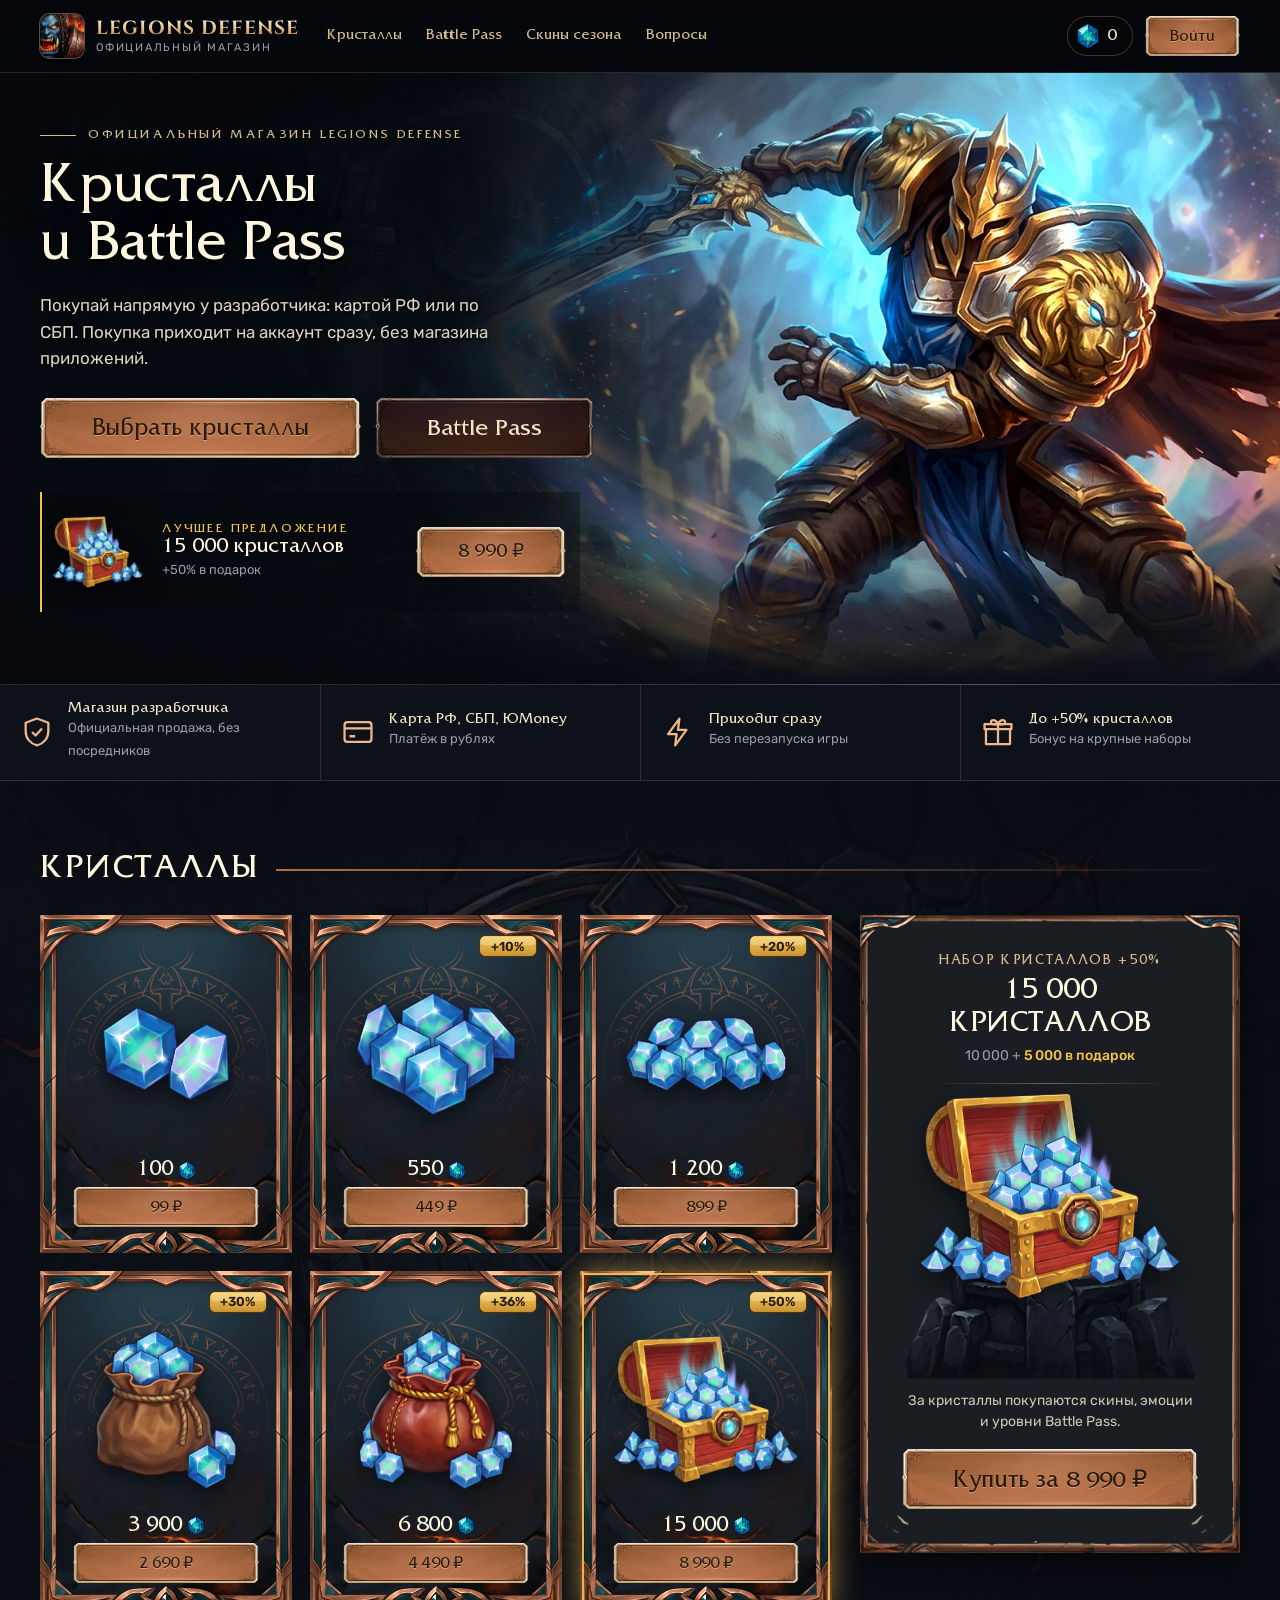
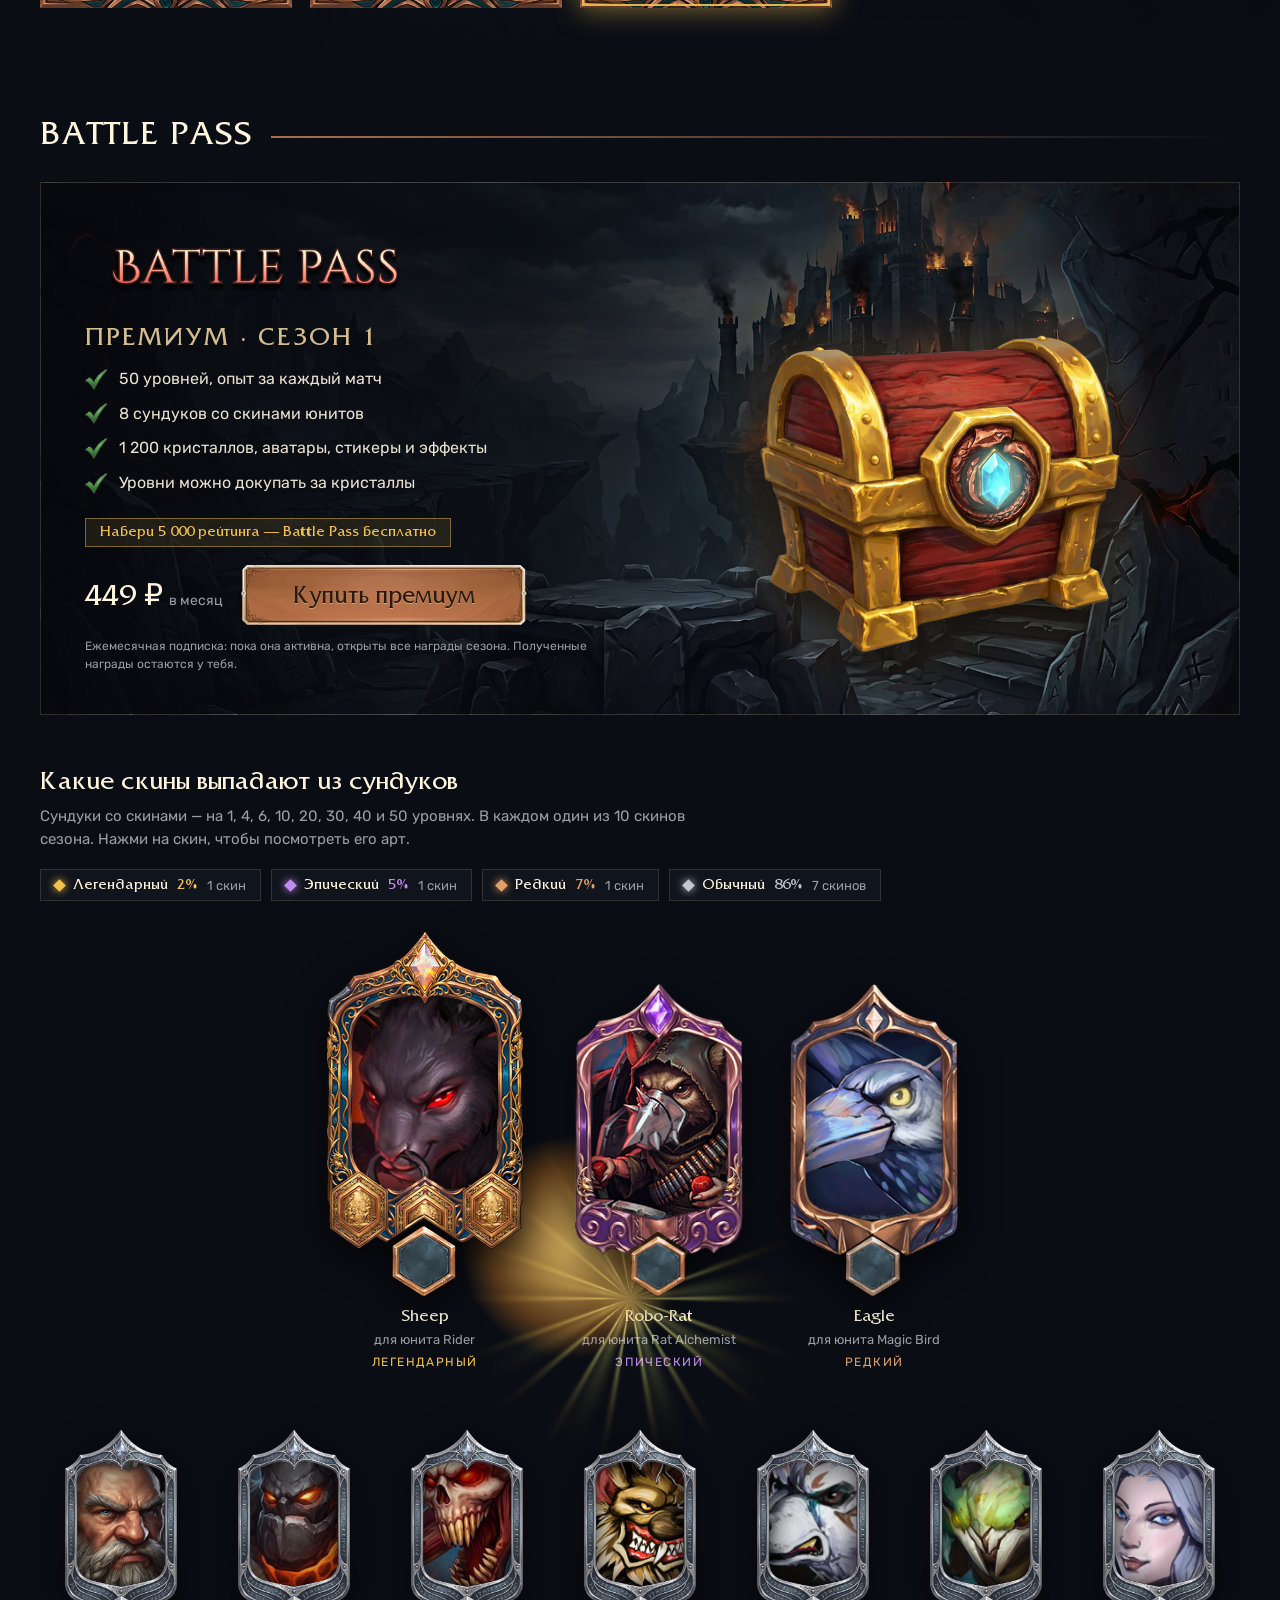
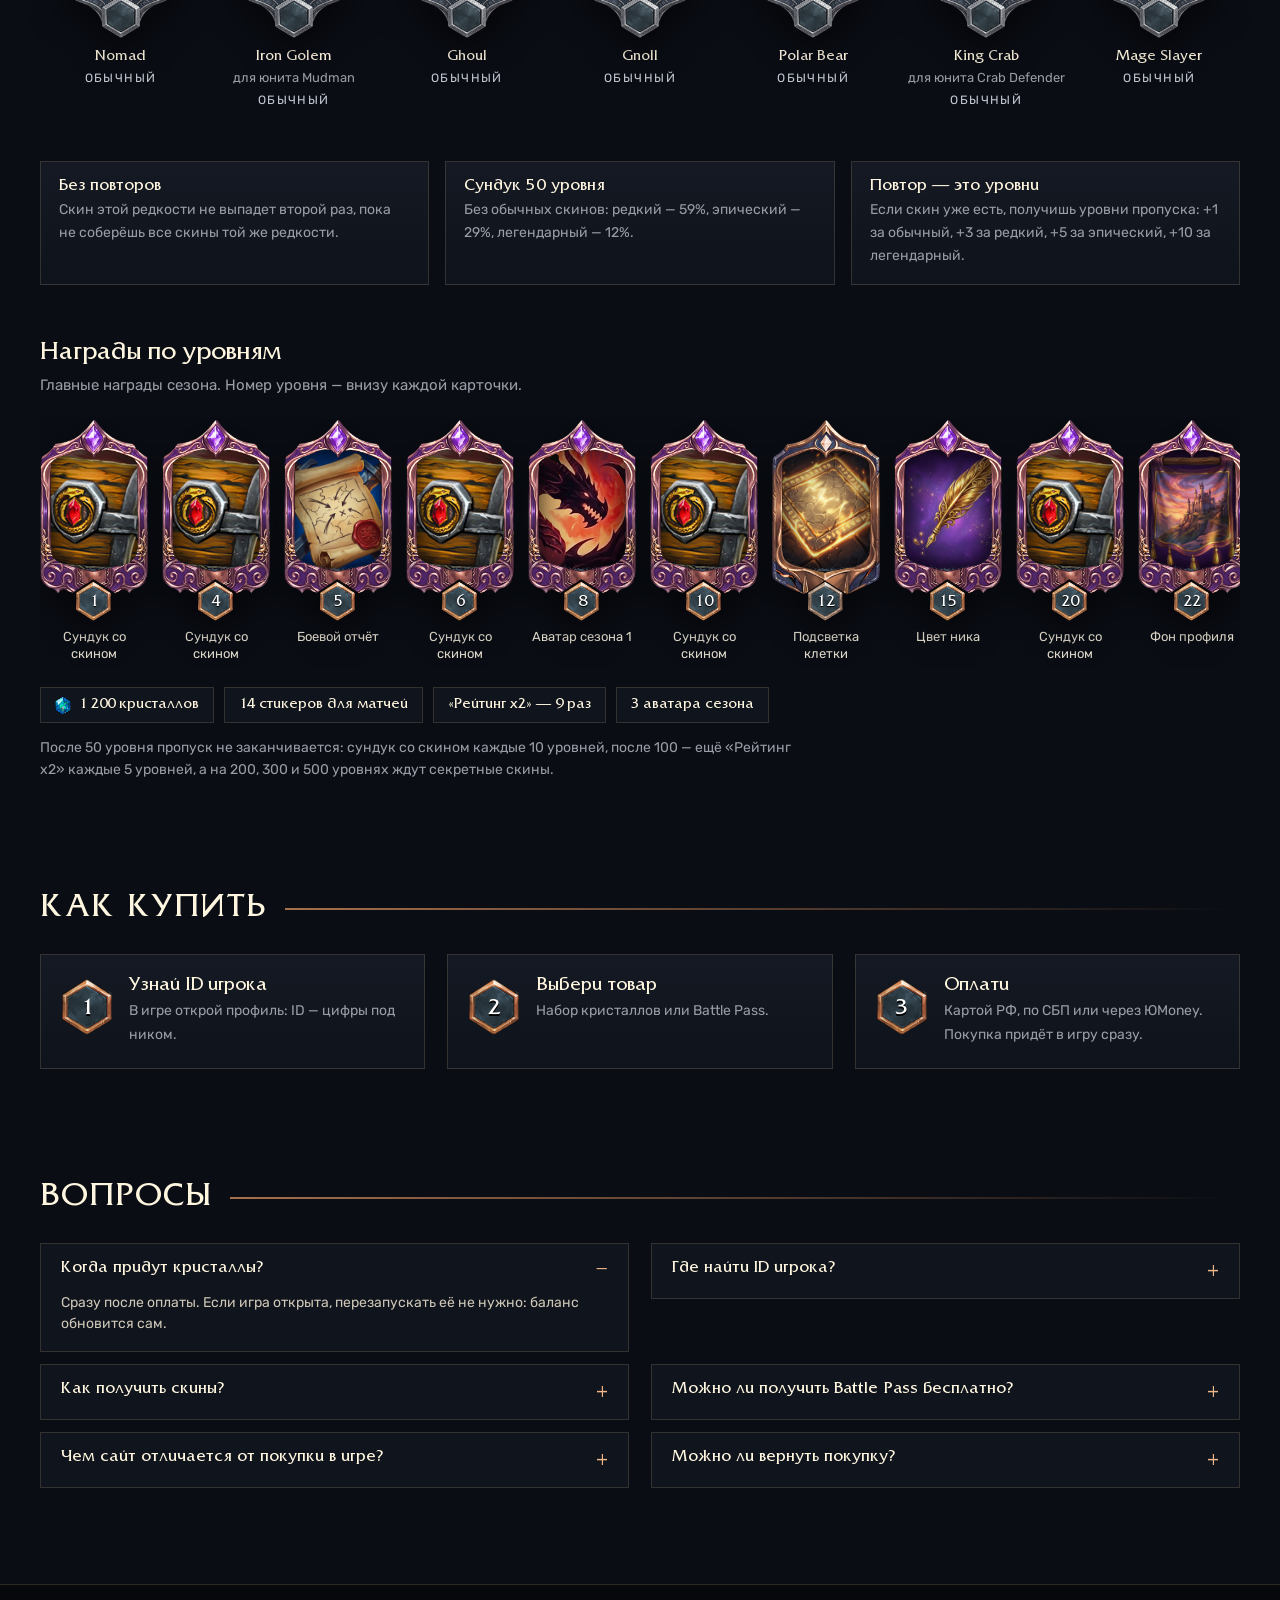
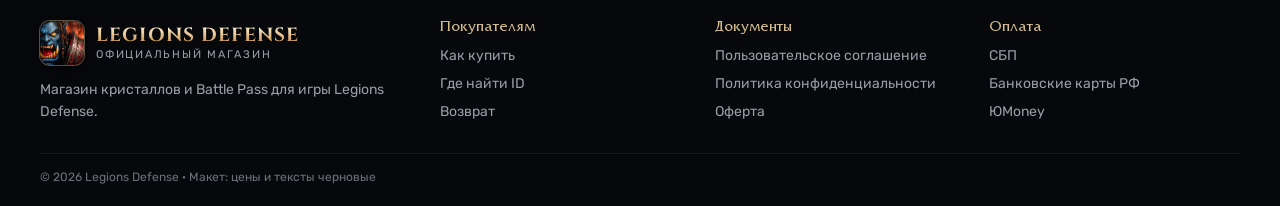
<file: ld/index.html>
<!doctype html>
<html lang="ru">
<head>
<meta charset="utf-8">
<meta name="viewport" content="width=device-width, initial-scale=1">
<title>Магазин Legions Defense</title>
<link rel="preconnect" href="https://fonts.googleapis.com">
<link rel="preconnect" href="https://fonts.gstatic.com" crossorigin>
<link href="https://fonts.googleapis.com/css2?family=Cinzel:wght@600;700&family=Rubik:wght@400;500;700&display=swap" rel="stylesheet">
<link rel="stylesheet" href="shared/friz.css">
<style>
/* Официальный магазин игры: окно внутриигрового магазина, перенесённое в браузер —
   тёмный камень, медные рамки и кнопки, золотые бейджи бонуса, кристаллы — главный цвет. Вся графика — из игры. */
:root {
  --bg: #0a0d14; --panel: #12161f; --line: rgba(214,189,143,.18);
  --cream: #f2e6c4; --gold: #d6bd8f; --muted: #9a9da6; --ink: #2a1a10;
  --copper: #d08a5a; --copper-hi: #f0b88a; --badge: #f2c14e; --ice: #72d6ff; --ember: #ff6a2b;
  --display: Friz, 'Times New Roman', serif; --word: Cinzel, Friz, serif; --body: Rubik, system-ui, sans-serif;
  color-scheme: dark;
}
* { box-sizing: border-box; }
html { scroll-behavior: smooth; overflow-x: clip; }
body { margin: 0; overflow-x: clip; background: var(--bg); color: var(--cream); font: 15px/1.55 var(--body); }
img { max-width: 100%; }
a { color: inherit; text-decoration: none; }
button { font: inherit; color: inherit; }
:focus-visible { outline: 2px solid var(--ice); outline-offset: 3px; }
.wrap { width: min(1240px, 100%); margin: 0 auto; padding-left: max(20px, env(safe-area-inset-left, 0px)); padding-right: max(20px, env(safe-area-inset-right, 0px)); }

/* ---------- кнопки: медная плашка и тёмная плашка из игры ---------- */
/* у Friz буквы и цифры сидят выше середины строки (~0.12em) — отступ сверху .24em ставит их по центру плашки */
.btn { display: inline-flex; align-items: center; justify-content: center; gap: 8px; min-height: 50px; padding: .24em 30px 0; cursor: pointer; white-space: nowrap;
  font: 19px/1 var(--display); border: 12px solid transparent; background: none; transition: filter .15s, transform .1s; }
.btn.copper { color: var(--ink); border-image: url(img/ld_btn_copper.png) 24 fill / 12px stretch; text-shadow: 0 1px 0 rgba(255,220,180,.45); }
.btn.dark { color: var(--cream); border-image: url(img/ld_btn_dark.png) 30 fill / 12px stretch; }
.btn:hover { filter: brightness(1.1); } .btn:active { transform: translateY(1px); }
.btn.sm { min-height: 40px; padding: .24em 16px 0; font-size: 16px; border-width: 9px; border-image-width: 9px; }
.btn.lg { min-height: 60px; padding: .24em 40px 0; font-size: 24px; }
.badge { display: inline-grid; place-items: center; min-width: 58px; height: 22px; padding: 0 10px; background: url(img/ld_promo.png) center / 100% 100%;
  font: 600 13px/1 var(--body); color: var(--ink); }

/* ---------- верхняя панель ---------- */
.top { position: sticky; top: 0; z-index: 30; background: linear-gradient(rgba(5,7,11,.96), rgba(5,7,11,.88)); border-bottom: 1px solid var(--line); backdrop-filter: blur(6px); }
.top .wrap { display: flex; align-items: center; gap: 28px; min-height: 72px; }
.brand { display: flex; align-items: center; gap: 12px; }
.brand img { width: 44px; height: 44px; border-radius: 10px; box-shadow: 0 0 0 1px rgba(214,189,143,.4), 0 4px 10px rgba(0,0,0,.6); }
.brand b { display: block; font: 700 19px/1 var(--word); letter-spacing: .06em; background: linear-gradient(#fff3d6, #d6a86a 70%, #a26a3c); -webkit-background-clip: text; background-clip: text; color: transparent; }
.brand small { display: block; margin-top: 4px; font: 11px/1 var(--body); letter-spacing: .16em; text-transform: uppercase; color: var(--muted); }
.menu { display: flex; gap: 24px; font: 15px var(--display); color: var(--gold); }
.menu a:hover { color: var(--cream); }
.top .right { margin-left: auto; display: flex; align-items: center; gap: 12px; }
.wallet { display: flex; align-items: center; gap: 8px; height: 40px; padding: 0 16px 0 10px; border-radius: 20px; background: #050608; box-shadow: inset 0 0 0 1px rgba(214,189,143,.25); font: 17px var(--display); }
.wallet img { width: 22px; height: 26px; }

/* ---------- главный экран ---------- */
.hero { position: relative; overflow: hidden; background: #0b1018 url(img/ld_hall.jpg) 50% 30% / cover; border-bottom: 1px solid var(--line); }
.hero::before { content: ''; position: absolute; inset: 0; background: linear-gradient(90deg, rgba(6,8,13,.92) 0%, rgba(6,8,13,.6) 38%, rgba(6,8,13,0) 60%), linear-gradient(0deg, rgba(10,13,20,1) 0%, rgba(10,13,20,0) 24%); z-index: 1; pointer-events: none; }
.hero .king { position: absolute; right: 0; top: 0; width: 66%; height: 100%; object-fit: cover; object-position: 62% 30%;
  -webkit-mask-image: linear-gradient(90deg, transparent 0%, #000 34%); mask-image: linear-gradient(90deg, transparent 0%, #000 34%); }
.hero .wrap { position: relative; z-index: 2; display: flex; flex-direction: column; justify-content: center; min-height: 600px; padding-block: 56px 72px; }
.kick { display: flex; align-items: center; gap: 12px; font: 13px/1 var(--display); letter-spacing: .2em; text-transform: uppercase; color: var(--gold); }
.kick::before { content: ''; width: 36px; height: 1px; background: currentColor; }
.hero h1 { max-width: 560px; margin: 18px 0 16px; font: 56px/1.04 var(--display); font-weight: 400; color: #fff6e0; text-wrap: balance; text-shadow: 0 3px 0 rgba(0,0,0,.6), 0 0 30px rgba(0,0,0,.6); }
.hero p { max-width: 480px; margin: 0 0 26px; font-size: 17px; color: #ddd5c4; text-shadow: 0 1px 3px #000; }
.ctas { display: flex; flex-wrap: wrap; gap: 14px; }
.offer { display: flex; align-items: center; gap: 16px; max-width: 540px; margin-top: 34px; padding: 12px 14px 12px 8px; background: linear-gradient(90deg, rgba(6,8,13,.85), rgba(6,8,13,.35)); border-left: 2px solid var(--badge); }
.offer img { width: 96px; height: 96px; object-fit: contain; filter: drop-shadow(0 6px 10px rgba(0,0,0,.6)); }
.offer > div { flex: 1; min-width: 0; }
.offer .t { white-space: nowrap; font: 13px var(--display); letter-spacing: .14em; text-transform: uppercase; color: var(--badge); }
.offer .n { font: 21px/1.2 var(--display); color: #fff6e0; }
.offer .s { font-size: 13px; color: var(--muted); }
.offer .btn { margin-left: auto; }

/* ---------- полоса преимуществ ---------- */
.perks { display: grid; grid-template-columns: repeat(4, 1fr); gap: 0; margin-top: -1px; border-bottom: 1px solid var(--line); background: #0d1119; }
.perks > div { display: flex; align-items: center; gap: 14px; padding: 18px 20px; }
.perks > div + div { border-left: 1px solid var(--line); }
.perks svg { flex: 0 0 34px; width: 34px; height: 34px; color: var(--copper-hi); }
.perks b { display: block; font: 15px var(--display); font-weight: 400; color: var(--cream); }
.perks span { font-size: 13px; color: var(--muted); }

/* ---------- разделы ---------- */
section { position: relative; padding: 72px 0 40px; scroll-margin-top: 72px; }
.sh { display: flex; align-items: center; gap: 18px; margin-bottom: 28px; }
.sh h2 { margin: 0; font: 34px/1 var(--display); font-weight: 400; color: #fff6e0; text-transform: uppercase; letter-spacing: .03em; }
.sh::after { content: ''; flex: 1; height: 2px; background: linear-gradient(90deg, rgba(208,138,90,.8), rgba(208,138,90,0)); }
.sh small { font-size: 14px; color: var(--muted); }

/* ---------- кристаллы: как экран магазина в игре ---------- */
#crystals { background: linear-gradient(rgba(10,13,20,.86), rgba(10,13,20,.94)), url(img/ld_stone.jpg) 50% 50% / cover; }
.shop { display: grid; grid-template-columns: 1fr 380px; gap: 28px; align-items: start; }
.tiles { display: grid; grid-template-columns: repeat(3, 1fr); gap: 18px; }
/* рамка плитки — чистая перерисовка игровой (в игре у спрайта завитки внахлёст и он мыльный), целиком в родных пропорциях 896×1200 */
.tile { position: relative; aspect-ratio: 896 / 1200; display: flex; flex-direction: column; align-items: center; padding: 0; cursor: pointer; text-align: center;
  border: 0; background: #11161e url(img/ld_tile.jpg) center / 100% 100% no-repeat; transition: transform .15s, filter .15s; }
.tile:hover { transform: translateY(-3px); filter: brightness(1.08); }
.tile.on { filter: drop-shadow(0 0 0 #000) drop-shadow(0 0 14px rgba(242,193,78,.55)); }
.tile.on::after { content: ''; position: absolute; inset: 2px; border: 2px solid rgba(242,193,78,.9); pointer-events: none; }
.tile .badge { position: absolute; top: 6%; right: 10%; }
/* --s: размер набора в плитке (два кристалла чуть меньше, сундук крупнее) */
.tile .ic { flex: 1; width: 100%; min-height: 0; display: flex; align-items: center; justify-content: center; padding: 16% 9% 2%; }
.tile .ic img { width: calc(84% * var(--s, 1)); max-height: 100%; object-fit: contain; filter: drop-shadow(0 8px 10px rgba(0,0,0,.55)); }
.tile .amt { display: flex; align-items: center; gap: 6px; margin: 2px 0 6px; font: 22px/1 var(--display); color: #fff6e0; }
.tile .amt img { width: 16px; height: 19px; }
.tile .btn { width: 74%; margin-bottom: 10%; }

.detail { position: sticky; top: 92px; padding: 6px 8px 10px; text-align: center; border: 34px solid transparent; border-image: url(img/ld_window.png) 110 fill / 44px stretch; filter: drop-shadow(0 14px 22px rgba(0,0,0,.55)); }
.detail .k { font: 14px var(--display); letter-spacing: .12em; text-transform: uppercase; color: var(--gold); }
.detail h3 { margin: 8px 0 4px; font: 30px/1.1 var(--display); font-weight: 400; color: #fff6e0; text-transform: uppercase; }
.detail .s { color: var(--muted); font-size: 14px; }
.detail .s b { color: var(--badge); font-weight: 500; }
.detail hr { border: 0; height: 1px; margin: 16px 10% 0; background: linear-gradient(90deg, transparent, rgba(214,189,143,.45), transparent); }
.stage { position: relative; height: 290px; margin: 6px -10px 0; }
.stage .ped { position: absolute; left: 50%; bottom: 0; width: 92%; transform: translateX(-50%); }
.stage .pk { position: absolute; left: 50%; bottom: 62px; width: calc(200px * var(--s, 1)); transform: translateX(-50%); filter: drop-shadow(0 12px 14px rgba(0,0,0,.6)); animation: float 4s ease-in-out infinite; }
.stage .pk.wide { width: calc(232px * var(--s, 1)); bottom: 46px; }
@keyframes float { 50% { transform: translate(-50%, -8px); } }
.detail p { margin: 10px 4px 16px; font-size: 14px; color: #cfc8b8; }
.detail .btn { width: 100%; }

/* ---------- боевой пропуск ---------- */
.pass { position: relative; display: grid; grid-template-columns: 1fr 1fr; align-items: center; min-height: 420px; overflow: hidden;
  background: url(img/ld_castle.jpg) 50% 60% / cover; border: 1px solid var(--line); }
.pass::before { content: ''; position: absolute; inset: 0; background: linear-gradient(90deg, rgba(6,8,13,.94) 0%, rgba(6,8,13,.7) 42%, rgba(6,8,13,.05) 70%); }
.pass > * { position: relative; }
.pass .txt { padding: 40px 44px; }
.pass .logo { width: min(340px, 100%); filter: drop-shadow(0 3px 0 rgba(0,0,0,.6)); }
.pass .prem { margin: 4px 0 16px; font: 26px var(--display); letter-spacing: .08em; color: var(--gold); text-transform: uppercase; }
.pass ul { list-style: none; margin: 0 0 22px; padding: 0; display: grid; gap: 10px; }
.pass li { display: flex; align-items: center; gap: 12px; font-size: 16px; color: #e8e1d2; }
.pass li img { width: 22px; height: 21px; }
.pass .row { display: flex; align-items: center; gap: 18px; flex-wrap: wrap; }
.pass .price { font: 30px var(--display); color: #fff6e0; } .pass .price small { font: 14px var(--body); color: var(--muted); margin-left: 6px; }
.pass .fine { margin-top: 12px; font-size: 12px; color: var(--muted); }
.pass .promo { display: inline-flex; align-items: center; gap: 10px; margin: 0 0 18px; padding: 7px 14px 6px; background: rgba(242,193,78,.1); border: 1px solid rgba(242,193,78,.45); font: 15px var(--display); color: var(--badge); }
.pass .chest { justify-self: center; align-self: end; width: min(360px, 82%); margin-bottom: 62px; filter: drop-shadow(0 18px 20px rgba(0,0,0,.7)) drop-shadow(0 0 30px rgba(255,170,80,.25)); }

/* ---------- Battle Pass: скины из сундуков и награды по уровням ---------- */
.sub { margin-top: 54px; }
.subh { margin: 0 0 6px; font: 26px/1.15 var(--display); font-weight: 400; color: #fff6e0; }
.lede { max-width: 680px; margin: 0 0 18px; color: var(--muted); }
.odds { display: flex; flex-wrap: wrap; gap: 10px; margin-bottom: 30px; }
.odds span { display: inline-flex; align-items: center; gap: 9px; padding: 8px 14px 7px; background: #10141c; border: 1px solid var(--line); font: 15px var(--display); color: #fff6e0; }
.odds i { width: 9px; height: 9px; transform: rotate(45deg); background: var(--c); box-shadow: 0 0 8px var(--c); }
.odds b { font-weight: 400; color: var(--c); }
.odds small { font: 13px var(--body); color: var(--muted); }
/* сверху — легендарный, эпический и редкий крупно, ниже — 7 обычных в ряд */
.drops { display: grid; gap: 40px; }
.top3 { display: grid; grid-template-columns: 1.2fr 1fr 1fr; gap: 24px; align-items: end; width: min(100%, 660px); margin: 0 auto; }
.commons { display: grid; grid-template-columns: repeat(7, 1fr); gap: 22px 12px; }
.skin { display: flex; flex-direction: column; align-items: center; text-align: center; }
.skin .gcard { width: min(100%, 150px); transition: transform .25s; }
.top3 .skin .gcard { width: min(100%, 168px); } .top3 .skin.leg .gcard { width: min(100%, 196px); }
.commons .skin .gcard { width: min(100%, 112px); }
.skin:hover .gcard { transform: translateY(-5px); }
.skin[role="button"] { cursor: pointer; }
.skin[role="button"]:focus-visible { outline: none; } .skin[role="button"]:focus-visible .nm { text-decoration: underline; text-underline-offset: 4px; }
.skin .see { margin-top: 6px; font: 12px var(--body); color: var(--copper-hi); opacity: 0; transition: opacity .2s; }
.skin:hover .see, .skin:focus-visible .see { opacity: 1; }
/* легендарный: за рамкой медленно вращаются золотые лучи и дышит свечение, по картинке пробегает блик */
.skin.leg .gcard { isolation: isolate; }
.skin.leg .gcard::before { content: ''; position: absolute; left: 50%; top: 44%; width: 210%; aspect-ratio: 1; z-index: -1; pointer-events: none;
  background: url(img/fx_rays_gold.png) center / contain no-repeat; animation: legrays 26s linear infinite; opacity: 1; filter: brightness(1.35); }
.skin.leg .gcard::after { content: ''; position: absolute; left: 50%; top: 46%; width: 150%; aspect-ratio: 1; z-index: -1; pointer-events: none; border-radius: 50%;
  background: radial-gradient(closest-side, rgba(255,210,110,.85), rgba(255,150,40,.32) 55%, transparent 76%); animation: legglow 2.8s ease-in-out infinite alternate; }
.skin.leg .gcard .fr { animation: legrim 2.8s ease-in-out infinite alternate; }
@keyframes legrim { from { filter: drop-shadow(0 0 6px rgba(255,200,90,.7)) drop-shadow(0 10px 18px rgba(0,0,0,.7)); } to { filter: drop-shadow(0 0 14px rgba(255,205,100,1)) drop-shadow(0 0 30px rgba(255,150,40,.7)); } }
.skin.leg .gcard .art > i::before { content: ''; position: absolute; inset: -20% -70%; z-index: 2; pointer-events: none; mix-blend-mode: screen;
  background: linear-gradient(105deg, transparent 42%, rgba(255,226,160,.45) 48%, rgba(255,250,235,.9) 50%, rgba(255,226,160,.45) 52%, transparent 58%);
  transform: translateX(-60%); animation: legshine 5s ease-in-out infinite; }
@keyframes legrays { from { transform: translate(-50%, -50%) rotate(0); } to { transform: translate(-50%, -50%) rotate(360deg); } }
@keyframes legglow { from { opacity: .5; transform: translate(-50%, -50%) scale(.9); } to { opacity: 1; transform: translate(-50%, -50%) scale(1.06); } }
@keyframes legshine { 0%, 55% { transform: translateX(-60%); } 80%, 100% { transform: translateX(60%); } }

/* ---------- окно с артом скина ---------- */
.sk-overlay { position: fixed; inset: 0; z-index: 110; display: grid; place-items: center; padding: 16px; background: rgba(3,5,9,.86); opacity: 0; transition: opacity .25s; }
.sk-overlay.open { opacity: 1; }
/* закрытое окно не должно лежать поверх страницы: display: grid выше перебивал атрибут hidden и слой ловил все клики */
.sk-overlay[hidden] { display: none; }
.sk-modal { position: relative; width: min(940px, 100%); max-height: calc(100vh - 32px); overflow: hidden auto; border: 26px solid transparent; border-image: url(img/ld_window.png) 110 fill / 38px stretch;
  transform: translateY(14px) scale(.98); transition: transform .3s; }
.sk-overlay.open .sk-modal { transform: none; }
.sk-modal[data-r="legendary"] { filter: drop-shadow(0 0 22px rgba(242,193,78,.45)); }
.sk-art { position: relative; aspect-ratio: 16 / 9; margin: -6px -6px 0; overflow: hidden; background: #0b0f16; }
.sk-art img { width: 100%; height: 100%; object-fit: cover; display: block; animation: skzoom 12s ease-out both; }
.sk-art::after { content: ''; position: absolute; inset: 0; background: linear-gradient(0deg, rgba(14,17,24,.95) 0%, rgba(14,17,24,0) 34%); pointer-events: none; }
@keyframes skzoom { from { transform: scale(1.08); } to { transform: scale(1); } }
.sk-info { position: relative; display: flex; align-items: flex-end; justify-content: space-between; gap: 18px; flex-wrap: wrap; margin-top: -86px; padding: 0 14px 6px; }
.sk-info .rar { font: 13px var(--body); letter-spacing: .14em; text-transform: uppercase; }
.sk-info h3 { margin: 4px 0 4px; font: 40px/1 var(--display); font-weight: 400; color: #fff6e0; text-shadow: 0 2px 0 #000, 0 0 18px rgba(0,0,0,.8); }
.sk-info p { margin: 0; color: #d7d0c0; font-size: 15px; text-shadow: 0 1px 2px #000; }
.sk-close { position: absolute; right: 2px; top: 2px; z-index: 3; width: 38px; height: 38px; border-radius: 50%; border: 1px solid rgba(214,189,143,.4); cursor: pointer; font-size: 24px; line-height: 1; color: var(--cream); background: rgba(6,8,13,.75); }
@media (prefers-reduced-motion: reduce) { .skin.leg .gcard::before, .skin.leg .gcard::after, .skin.leg .gcard .art > i::before, .skin.leg .gcard .fr, .sk-art img { animation: none; } }
.skin .nm { margin-top: 10px; font: 17px/1.2 var(--display); color: #fff6e0; }
.commons .skin .nm { font-size: 15px; }
.skin .un { margin-top: 2px; font-size: 13px; color: var(--muted); }
.skin .rar { margin-top: 5px; font: 12px var(--body); letter-spacing: .12em; text-transform: uppercase; }
.rules { display: grid; grid-template-columns: repeat(3, 1fr); gap: 16px; margin-top: 34px; }
.rule { padding: 16px 18px; background: linear-gradient(#141923, #0f131b); border: 1px solid var(--line); }
.rule b { display: block; margin-bottom: 4px; font: 17px var(--display); font-weight: 400; color: #fff6e0; }
.rule span { font-size: 14px; color: var(--muted); }
.track { display: flex; gap: 14px; overflow-x: auto; padding: 4px 2px 16px; scroll-snap-type: x proximity; scrollbar-color: #5a4330 #10141c; }
.lv { flex: 0 0 108px; scroll-snap-align: start; text-align: center; }
.lv .gcard { width: 108px; }
.lv .gcard .n { position: absolute; left: 0; right: 0; top: 90.2%; transform: translateY(-50%); font: 16px/1 var(--display); color: #fff; text-shadow: 0 1px 0 #000, 0 0 6px #000; padding-top: .2em; }
.lv .t { margin-top: 8px; font-size: 13px; line-height: 1.3; color: #e2dccd; }
.lv.gap { flex-basis: 30px; align-self: center; color: var(--muted); font: 22px var(--display); }
.totals { display: flex; flex-wrap: wrap; gap: 10px; margin-top: 8px; }
.totals span { display: inline-flex; align-items: center; gap: 8px; padding: 8px 14px 7px; background: #10141c; border: 1px solid var(--line); font: 15px var(--display); color: #fff6e0; }
.totals img { width: 16px; height: 19px; }
.note { margin: 14px 0 0; color: var(--muted); font-size: 14px; max-width: 760px; }

/* игровые рамки карточек (как в «У моря»): картинка обрезана по окну рамки, чтобы не торчала серая рамка иконки */
.gcard { position: relative; aspect-ratio: var(--ar, .536); }
.gcard .art { position: absolute; inset: 0; clip-path: var(--cp); }
/* картинка с запасом шире окна рамки, а clip-path обрезает её по форме окна (контур окна + 4px под рамку).
   Не маска-картинка: при открытии страницы из папки (file://) браузер маску не грузит и прячет всё */
.gcard .art > i { position: absolute; inset: var(--in, 13% 7% 23.5% 7%); overflow: hidden; background: radial-gradient(circle at 50% 40%, var(--rc), #0b0f16 75%); }
/* у иконок своя серая рамка ~7px из 320 — картинка чуть выше окна, чтобы эта рамка ушла под край */
.gcard .art img { position: absolute; left: 0; top: -3.5%; width: 100%; height: 107%; object-fit: cover; }
.gcard .art > i::after { content: ''; position: absolute; inset: 0; box-shadow: inset 0 0 26px rgba(0,0,0,.85); }
.gcard .fr { position: absolute; inset: 0; width: 100%; height: 100%; pointer-events: none; filter: drop-shadow(0 10px 18px rgba(0,0,0,.7)); }
.gcard[data-r="legendary"] { --in: 16% 10.5% 28% 10.5%; --rc: rgba(255,150,50,.6); }
.gcard[data-r="legendary"] { --cp: polygon(41.9% 17.2%, 30.7% 18.5%, 24.7% 19.7%, 20.3% 21.0%, 17.8% 22.2%, 15.6% 23.5%, 14.2% 24.7%, 13.2% 26.0%, 12.6% 27.2%, 12.1% 28.5%, 12.1% 29.8%, 11.8% 31.0%, 11.8% 32.3%, 11.8% 33.5%, 11.8% 34.8%, 11.8% 36.0%, 11.8% 37.3%, 11.8% 38.5%, 11.8% 39.8%, 11.8% 41.1%, 11.8% 42.3%, 11.8% 43.6%, 11.8% 44.8%, 12.1% 46.1%, 11.8% 47.3%, 11.8% 48.6%, 11.5% 49.9%, 11.5% 51.1%, 11.8% 52.4%, 11.8% 53.6%, 11.5% 54.9%, 11.5% 56.1%, 11.5% 57.4%, 11.8% 58.6%, 11.8% 59.9%, 12.1% 61.2%, 12.6% 62.4%, 13.7% 63.7%, 15.1% 64.9%, 17.3% 66.2%, 20.5% 67.4%, 23.8% 68.7%, 27.4% 69.9%, 33.4% 71.4%, 66.0% 71.4%, 73.2% 69.9%, 76.4% 68.7%, 80.0% 67.4%, 83.0% 66.2%, 85.2% 64.9%, 86.3% 63.7%, 87.4% 62.4%, 87.9% 61.2%, 88.2% 59.9%, 87.7% 58.6%, 87.7% 57.4%, 87.7% 56.1%, 87.7% 54.9%, 87.7% 53.6%, 87.7% 52.4%, 88.2% 51.1%, 88.5% 49.9%, 88.5% 48.6%, 88.5% 47.3%, 88.5% 46.1%, 88.2% 44.8%, 88.2% 43.6%, 88.2% 42.3%, 88.2% 41.1%, 88.2% 39.8%, 88.2% 38.5%, 88.2% 37.3%, 88.2% 36.0%, 88.2% 34.8%, 88.2% 33.5%, 88.2% 32.3%, 88.2% 31.0%, 87.9% 29.8%, 87.7% 28.5%, 87.4% 27.2%, 86.8% 26.0%, 85.8% 24.7%, 84.4% 23.5%, 81.9% 22.2%, 79.5% 21.0%, 75.1% 19.7%, 69.3% 18.5%, 57.3% 17.2%); }
.gcard[data-r="epic"] { --rc: rgba(180,107,255,.55); }
.gcard[data-r="epic"] { --cp: polygon(36.1% 14.2%, 27.9% 15.7%, 21.9% 17.0%, 15.0% 18.4%, 11.5% 19.9%, 9.8% 21.2%, 9.3% 22.7%, 9.0% 24.2%, 9.0% 25.5%, 9.0% 26.9%, 9.0% 28.4%, 9.0% 29.7%, 9.0% 31.2%, 9.3% 32.7%, 9.3% 34.0%, 9.3% 35.4%, 9.3% 36.9%, 8.7% 38.2%, 8.7% 39.7%, 8.7% 41.1%, 8.7% 42.5%, 8.7% 43.9%, 8.7% 45.4%, 8.7% 46.9%, 8.7% 48.2%, 8.7% 49.6%, 8.7% 51.1%, 8.7% 52.4%, 8.7% 53.9%, 8.7% 55.3%, 8.7% 56.7%, 8.7% 58.1%, 8.7% 59.6%, 8.7% 60.9%, 9.0% 62.4%, 9.3% 63.8%, 9.8% 65.2%, 9.8% 66.6%, 10.9% 68.1%, 12.8% 69.4%, 16.1% 70.9%, 22.7% 72.3%, 31.7% 73.6%, 46.2% 75.3%, 55.7% 75.3%, 68.6% 73.6%, 78.7% 72.3%, 88.5% 70.9%, 86.9% 69.4%, 88.8% 68.1%, 90.7% 66.6%, 91.0% 65.2%, 91.5% 63.8%, 91.8% 62.4%, 91.8% 60.9%, 91.8% 59.6%, 91.5% 58.1%, 91.5% 56.7%, 91.8% 55.3%, 91.8% 53.9%, 91.8% 52.4%, 91.8% 51.1%, 91.8% 49.6%, 91.8% 48.2%, 91.3% 46.9%, 91.0% 45.4%, 91.0% 43.9%, 91.0% 42.5%, 91.5% 41.1%, 91.5% 39.7%, 91.5% 38.2%, 91.5% 36.9%, 91.3% 35.4%, 91.3% 34.0%, 91.3% 32.7%, 91.3% 31.2%, 91.3% 29.7%, 91.3% 28.4%, 91.3% 26.9%, 91.3% 25.5%, 91.0% 24.2%, 90.7% 22.7%, 90.4% 21.2%, 89.1% 19.9%, 86.1% 18.4%, 80.3% 17.0%, 73.8% 15.7%, 41.3% 14.2%); }
/* обычная рамка — богаче, серебро с рунами (нарисована по игровой обычной), окно чуть шире */
.gcard[data-r="common"] { --rc: rgba(195,201,211,.35); --in: 14% 9.5% 23% 9%; }
.gcard[data-r="common"] { --cp: polygon(36.6% 15.1%, 26.5% 16.5%, 19.9% 17.9%, 14.8% 19.3%, 12.0% 20.8%, 10.7% 22.1%, 10.1% 23.6%, 10.1% 24.9%, 10.1% 26.4%, 9.8% 27.8%, 9.8% 29.1%, 9.8% 30.6%, 9.8% 32.1%, 9.8% 33.4%, 9.8% 34.8%, 9.8% 36.2%, 9.8% 37.6%, 9.8% 39.1%, 9.8% 40.4%, 9.8% 41.9%, 9.8% 43.3%, 9.8% 44.7%, 9.8% 46.1%, 9.8% 47.4%, 9.8% 48.9%, 9.8% 50.4%, 9.8% 51.7%, 9.8% 53.1%, 9.8% 54.6%, 9.8% 55.9%, 9.8% 57.4%, 9.8% 58.7%, 9.8% 60.2%, 9.8% 61.6%, 9.8% 63.0%, 10.1% 64.4%, 10.4% 65.9%, 11.2% 67.2%, 12.6% 68.7%, 14.8% 70.0%, 18.0% 71.4%, 24.6% 72.9%, 34.7% 74.2%, 48.6% 75.8%, 51.4% 75.8%, 65.3% 74.2%, 75.4% 72.9%, 82.0% 71.4%, 85.2% 70.0%, 87.4% 68.7%, 88.8% 67.2%, 89.6% 65.9%, 89.9% 64.4%, 89.9% 63.0%, 89.9% 61.6%, 89.9% 60.2%, 89.9% 58.7%, 89.9% 57.4%, 89.9% 55.9%, 89.9% 54.6%, 89.9% 53.1%, 89.9% 51.7%, 89.9% 50.4%, 89.9% 48.9%, 89.9% 47.4%, 89.9% 46.1%, 89.9% 44.7%, 89.9% 43.3%, 89.9% 41.9%, 89.9% 40.4%, 89.9% 39.1%, 89.9% 37.6%, 89.9% 36.2%, 89.9% 34.8%, 89.9% 33.4%, 89.9% 32.1%, 89.9% 30.6%, 89.9% 29.1%, 89.9% 27.8%, 89.9% 26.4%, 89.9% 24.9%, 89.9% 23.6%, 89.1% 22.1%, 87.7% 20.8%, 85.2% 19.3%, 80.1% 17.9%, 73.5% 16.5%, 63.4% 15.1%); }
.gcard[data-r="rare"] { --rc: rgba(224,161,106,.45); }
.gcard[data-r="rare"] { --cp: polygon(38.0% 14.2%, 28.1% 15.7%, 22.4% 17.0%, 15.3% 18.4%, 11.5% 19.9%, 9.3% 21.4%, 8.5% 22.7%, 8.5% 24.2%, 8.5% 25.6%, 8.5% 27.1%, 8.5% 28.4%, 8.5% 29.9%, 8.5% 31.3%, 8.5% 32.8%, 8.5% 34.1%, 8.5% 35.6%, 8.5% 37.0%, 8.5% 38.5%, 8.5% 39.8%, 8.5% 41.3%, 8.5% 42.8%, 8.5% 44.2%, 8.5% 45.5%, 8.2% 47.0%, 8.2% 48.5%, 8.2% 49.9%, 8.2% 51.2%, 8.2% 52.7%, 8.2% 54.2%, 8.2% 55.6%, 8.2% 57.0%, 8.2% 58.4%, 8.2% 59.9%, 8.2% 61.3%, 8.2% 62.7%, 8.5% 64.1%, 8.7% 65.6%, 9.3% 67.1%, 10.1% 68.4%, 12.0% 69.8%, 15.6% 71.3%, 21.3% 72.8%, 30.3% 74.1%, 53.0% 75.7%, 53.3% 75.7%, 69.4% 74.1%, 79.8% 72.8%, 84.4% 71.3%, 87.2% 69.8%, 89.3% 68.4%, 90.4% 67.1%, 91.3% 65.6%, 91.5% 64.1%, 91.8% 62.7%, 91.8% 61.3%, 92.1% 59.9%, 91.5% 58.4%, 91.5% 57.0%, 92.1% 55.6%, 91.8% 54.2%, 91.8% 52.7%, 91.8% 51.2%, 91.8% 49.9%, 91.8% 48.5%, 91.8% 47.0%, 91.5% 45.5%, 91.5% 44.2%, 91.0% 42.8%, 91.5% 41.3%, 91.5% 39.8%, 91.5% 38.5%, 91.5% 37.0%, 91.5% 35.6%, 91.5% 34.1%, 91.3% 32.8%, 91.3% 31.3%, 91.3% 29.9%, 91.3% 28.4%, 91.3% 27.1%, 91.3% 25.6%, 91.3% 24.2%, 91.0% 22.7%, 90.4% 21.4%, 88.8% 19.9%, 85.5% 18.4%, 79.2% 17.0%, 71.9% 15.7%, 38.8% 14.2%); }

/* ---------- как купить ---------- */
.steps { display: grid; grid-template-columns: repeat(3, 1fr); gap: 22px; }
.step { display: flex; gap: 16px; align-items: flex-start; padding: 22px 20px; background: linear-gradient(#141923, #0f131b); border: 1px solid var(--line); }
/* цифра по центру шестиугольника: у Friz цифры сидят выше середины строки, поэтому сдвиг вниз */
.step .n { flex: 0 0 52px; height: 58px; display: grid; place-items: center; padding-top: 6px; background: url(img/ld_badge.png) center / contain no-repeat; font: 24px/1 var(--display); color: #fff; text-shadow: 0 2px 0 #000; }
.step b { display: block; margin-bottom: 4px; font: 19px var(--display); font-weight: 400; color: #fff6e0; }
.step span { font-size: 14px; color: var(--muted); }

/* ---------- вопросы ---------- */
.faq { display: grid; grid-template-columns: 1fr 1fr; gap: 12px 22px; align-items: start; }
.faq details { padding: 16px 20px; background: #10141c; border: 1px solid var(--line); }
.faq summary { cursor: pointer; list-style: none; display: flex; justify-content: space-between; gap: 16px; font: 17px var(--display); color: #fff6e0; }
.faq summary::-webkit-details-marker { display: none; }
.faq summary::after { content: '+'; color: var(--copper-hi); font-size: 22px; line-height: 1; }
.faq details[open] summary::after { content: '−'; }
.faq p { margin: 10px 0 0; color: #cfc8b8; font-size: 14px; }

/* ---------- подвал ---------- */
footer { margin-top: 56px; background: #06080c; border-top: 1px solid var(--line); }
footer .wrap { display: grid; grid-template-columns: 1.5fr 1fr 1fr 1fr; gap: 24px; padding-block: 36px 20px; }
footer h5 { margin: 0 0 10px; font: 15px var(--display); font-weight: 400; color: var(--gold); }
footer a, footer p { display: block; margin: 0 0 6px; font-size: 14px; color: var(--muted); }
footer a:hover { color: var(--cream); }
.legal { grid-column: 1 / -1; padding-top: 14px; border-top: 1px solid #141821; font-size: 12px; color: #6d717a; }

/* ---------- окно покупки ---------- */
.co-overlay { position: fixed; inset: 0; z-index: 100; display: grid; place-items: center; padding: 16px; background: rgba(3,5,9,.8); opacity: 0; transition: opacity .2s; }
.co-overlay.open { opacity: 1; }
.co-modal { position: relative; width: min(470px, 100%); max-height: calc(100vh - 32px); overflow: hidden auto; padding: 4px 6px 8px; border: 30px solid transparent; border-image: url(img/ld_window.png) 110 fill / 40px stretch; }
.co-title { margin: 0 0 16px; text-align: center; font: 26px var(--display); text-transform: uppercase; letter-spacing: .06em; color: #fff6e0; }
.co-close { position: absolute; right: 0; top: -6px; z-index: 2; width: 34px; height: 34px; border-radius: 50%; border: 0; cursor: pointer; font-size: 22px; color: var(--gold); background: rgba(255,255,255,.06); }
.co-item { display: flex; align-items: center; gap: 12px; padding: 10px; background: rgba(255,255,255,.04); border: 1px solid var(--line); margin-bottom: 12px; }
.co-thumb { flex: 0 0 64px; height: 64px; display: grid; place-items: center; }
.co-art { width: 64px; height: 64px; object-fit: contain; }
.co-meta { flex: 1; } .co-name { font: 17px var(--display); color: #fff6e0; } .co-sub { color: var(--muted); font-size: 13px; }
.co-price { font: 20px var(--display); color: var(--badge); white-space: nowrap; }
.co-label { display: block; margin: 10px 0 6px; font: 14px var(--display); color: var(--gold); }
.co-input { display: block; width: 100%; margin-top: 6px; padding: 11px 12px; border: 1px solid rgba(214,189,143,.3); background: #06080c; color: #fff; font: 15px var(--body); }
.co-input:focus { outline: none; border-color: var(--copper-hi); }
.co-hint { color: #80848c; font-size: 12px; margin-top: 4px; }
.co-row { display: flex; gap: 8px; } .co-row .co-input { margin: 0; }
.co-apply { flex: 0 0 auto; padding: .24em 16px 0; cursor: pointer; border: 9px solid transparent; border-image: url(img/ld_btn_dark.png) 30 fill / 9px stretch; background: none; color: var(--cream); font: 15px var(--display); }
.co-promo-msg { min-height: 18px; font-size: 13px; margin-top: 4px; color: #8fcb7a; } .co-promo-msg[data-ok="0"] { color: #ff8a7a; }
.co-pay { display: flex; gap: 8px; flex-wrap: wrap; }
.co-method input { position: absolute; opacity: 0; }
.co-method span { display: inline-block; padding: 9px 12px; cursor: pointer; background: #10141c; border: 1px solid #2c313c; font-size: 14px; }
.co-method input:checked + span { border-color: var(--copper-hi); color: var(--copper-hi); box-shadow: 0 0 0 1px var(--copper-hi); }
.co-method input:focus-visible + span { outline: 2px solid #fff; }
.co-buy { width: 100%; margin-top: 18px; min-height: 58px; padding: .24em 0 0; cursor: pointer; font: 21px var(--display); color: var(--ink); background: none; border: 12px solid transparent; border-image: url(img/ld_btn_copper.png) 24 fill / 12px stretch; }
.co-fine { margin-top: 10px; color: #7a7e86; font-size: 12px; text-align: center; }
.toast { position: fixed; left: 50%; bottom: 24px; z-index: 200; transform: translate(-50%, 30px); opacity: 0; transition: .25s; pointer-events: none;
  padding: 12px 24px; background: #0b0e14; border: 1px solid rgba(214,189,143,.45); font: 15px var(--display); color: var(--cream); }
.toast.show { opacity: 1; transform: translate(-50%, 0); }

/* ---------- адаптив ---------- */
@media (max-width: 1100px) {
  .menu { display: none; }
  .shop { grid-template-columns: 1fr 320px; }
  .stage .pk { width: calc(180px * var(--s, 1)); } .stage .pk.wide { width: calc(200px * var(--s, 1)); }
  .commons { grid-template-columns: repeat(4, 1fr); }
  .perks { grid-template-columns: repeat(2, 1fr); } .perks > div:nth-child(3) { border-left: 0; } .perks > div:nth-child(n+3) { border-top: 1px solid var(--line); }
}
@media (max-width: 900px) {
  .hero .king { width: 100%; opacity: .55; -webkit-mask-image: linear-gradient(0deg, transparent 0%, #000 45%); mask-image: linear-gradient(0deg, transparent 0%, #000 45%); }
  .hero::before { background: linear-gradient(0deg, rgba(10,13,20,1) 8%, rgba(6,8,13,.55) 60%, rgba(6,8,13,.3) 100%); }
  .hero .wrap { min-height: 0; padding-block: 220px 40px; }
  .hero h1 { font-size: 42px; }
  .shop { grid-template-columns: 1fr; }
  .detail { position: relative; top: 0; display: grid; grid-template-columns: 1fr 1fr; align-items: center; text-align: left; gap: 0 18px; }
  .detail .stage { grid-row: 1 / span 5; grid-column: 2; }
  .detail hr { display: none; }
  .pass { grid-template-columns: 1fr; }
  .pass::before { background: linear-gradient(0deg, rgba(6,8,13,.95) 30%, rgba(6,8,13,.5) 100%); }
  .pass .chest { order: -1; width: 200px; margin: 30px 0 -20px; }
  .rules { grid-template-columns: 1fr; }
  .steps, .faq { grid-template-columns: 1fr; }
  footer .wrap { grid-template-columns: 1fr 1fr; }
}
@media (max-width: 600px) {
  .wrap { padding-left: max(16px, env(safe-area-inset-left, 0px)); padding-right: max(16px, env(safe-area-inset-right, 0px)); }
  .brand small, .wallet { display: none; }
  .top .wrap { gap: 12px; min-height: 62px; }
  .brand b { font-size: 16px; }
  .hero h1 { font-size: 34px; }
  .hero .wrap { padding-top: 170px; }
  .offer { flex-wrap: wrap; gap: 10px 14px; } .offer img { width: 72px; height: 72px; } .offer > div { flex: 1 1 150px; } .offer .btn { flex: 1 1 100%; margin-left: 0; }
  .perks { grid-template-columns: 1fr; } .perks > div { border-left: 0 !important; } .perks > div + div { border-top: 1px solid var(--line); }
  section { padding-top: 54px; }
  .sh h2 { font-size: 26px; }
  .tiles { grid-template-columns: repeat(2, 1fr); gap: 12px; }
  .tile .amt { font-size: 19px; }
  .tile .btn { width: 84%; font-size: 15px; min-height: 36px; }
  .detail { display: block; text-align: center; }
  .detail .stage { height: 236px; } .stage .pk { width: calc(170px * var(--s, 1)); bottom: 50px; } .stage .pk.wide { width: calc(185px * var(--s, 1)); bottom: 42px; }
  .pass .txt { padding: 26px 20px; }
  .top3 { gap: 8px; } .commons { grid-template-columns: repeat(3, 1fr); gap: 18px 8px; }
  .commons .skin:last-child:nth-child(3n+1) { grid-column: 2; }   /* седьмой обычный — по центру последнего ряда */
  .skin .nm { font-size: 15px; } .skin .un { font-size: 12px; } .skin .rar { font-size: 11px; letter-spacing: .06em; }
  .subh { font-size: 22px; }
  .sk-modal { border-width: 18px; border-image-width: 28px; } .sk-info { margin-top: 10px; padding: 0 4px 4px; } .sk-info h3 { font-size: 30px; } .sk-art::after { display: none; }
  .skin .see { display: none; }
  footer .wrap { grid-template-columns: 1fr; }
}
@media (prefers-reduced-motion: reduce) { .stage .pk { animation: none; } html { scroll-behavior: auto; } }
</style>
</head>
<body>

<header class="top">
  <div class="wrap">
    <a class="brand" href="#top"><img src="img/ld_icon.png" alt=""><span><b>LEGIONS DEFENSE</b><small>Официальный магазин</small></span></a>
    <nav class="menu" aria-label="Разделы"><a href="#crystals">Кристаллы</a><a href="#pass">Battle Pass</a><a href="#pass-skins">Скины сезона</a><a href="#faq">Вопросы</a></nav>
    <div class="right">
      <div class="wallet" title="Баланс аккаунта"><img src="img/ld_crystal.png" alt="">0</div>
      <button class="btn copper sm" data-login>Войти</button>
    </div>
  </div>
</header>

<main id="top">
  <div class="hero">
    <img class="king" src="img/ld_king.jpg" alt="">
    <div class="wrap">
      <div class="kick">Официальный магазин Legions Defense</div>
      <h1>Кристаллы и Battle Pass</h1>
      <p>Покупай напрямую у разработчика: картой РФ или по СБП. Покупка приходит на аккаунт сразу, без магазина приложений.</p>
      <div class="ctas"><a class="btn copper lg" href="#crystals">Выбрать кристаллы</a><a class="btn dark lg" href="#pass">Battle Pass</a></div>
      <div class="offer" id="offer"></div>
    </div>
  </div>

  <div class="perks">
    <div><svg viewBox="0 0 24 24" fill="none" stroke="currentColor" stroke-width="1.6" stroke-linejoin="round"><path d="M12 2.5 4 5.5v6c0 5 3.4 8.8 8 10 4.6-1.2 8-5 8-10v-6z"/><path d="m8.5 12 2.5 2.5 4.5-5"/></svg><div><b>Магазин разработчика</b><span>Официальная продажа, без посредников</span></div></div>
    <div><svg viewBox="0 0 24 24" fill="none" stroke="currentColor" stroke-width="1.6" stroke-linejoin="round"><rect x="2.5" y="5" width="19" height="14" rx="2"/><path d="M2.5 9.5h19M6 15h4"/></svg><div><b>Карта РФ, СБП, ЮMoney</b><span>Платёж в рублях</span></div></div>
    <div><svg viewBox="0 0 24 24" fill="none" stroke="currentColor" stroke-width="1.6" stroke-linejoin="round"><path d="M13 2.5 5 13.5h6l-1 8 8-11h-6z"/></svg><div><b>Приходит сразу</b><span>Без перезапуска игры</span></div></div>
    <div><svg viewBox="0 0 24 24" fill="none" stroke="currentColor" stroke-width="1.6" stroke-linejoin="round"><path d="M3.5 10h17v10.5h-17zM2.5 6.5h19V10h-19zM12 6.5v14"/><path d="M12 6.5C10.5 3 7 3 7 5s2.5 1.5 5 1.5c2.5 0 5 .5 5-1.5s-3.5-2-5 1.5"/></svg><div><b>До +50% кристаллов</b><span>Бонус на крупные наборы</span></div></div>
  </div>

  <section id="crystals">
    <div class="wrap">
      <div class="sh"><h2>Кристаллы</h2></div>
      <div class="shop">
        <div class="tiles" id="tiles"></div>
        <aside class="detail" id="detail" aria-live="polite"></aside>
      </div>
    </div>
  </section>

  <section id="pass">
    <div class="wrap">
      <div class="sh"><h2>Battle Pass</h2></div>
      <div class="pass">
        <div class="txt">
          <img class="logo" src="img/ld_bp_logo.png" alt="Battle Pass">
          <div class="prem">Премиум · Сезон 1</div>
          <ul>
            <li><img src="img/ld_check.png" alt="">50 уровней, опыт за каждый матч</li>
            <li><img src="img/ld_check.png" alt="">8 сундуков со скинами юнитов</li>
            <li><img src="img/ld_check.png" alt="">1 200 кристаллов, аватары, стикеры и эффекты</li>
            <li><img src="img/ld_check.png" alt="">Уровни можно докупать за кристаллы</li>
          </ul>
          <div class="promo">Набери 5 000 рейтинга — Battle Pass бесплатно</div>
          <div class="row"><span class="price">449 ₽<small>в месяц</small></span><button class="btn copper lg" data-buy="bundle:bp">Купить премиум</button></div>
          <div class="fine">Ежемесячная подписка: пока она активна, открыты все награды сезона. Полученные награды остаются у тебя.</div>
        </div>
        <img class="chest" src="img/ld_chest_premium.png" alt="Сундук со скином Battle Pass">
      </div>

      <div class="sub" id="pass-skins">
        <h3 class="subh">Какие скины выпадают из сундуков</h3>
        <p class="lede">Сундуки со скинами — на 1, 4, 6, 10, 20, 30, 40 и 50 уровнях. В каждом один из 10 скинов сезона. Нажми на скин, чтобы посмотреть его арт.</p>
        <div class="odds" id="odds"></div>
        <div class="drops"><div class="top3" id="top3"></div><div class="commons" id="commons"></div></div>
        <div class="rules">
          <div class="rule"><b>Без повторов</b><span>Скин этой редкости не выпадет второй раз, пока не соберёшь все скины той же редкости.</span></div>
          <div class="rule"><b>Сундук 50 уровня</b><span>Без обычных скинов: редкий — 59%, эпический — 29%, легендарный — 12%.</span></div>
          <div class="rule"><b>Повтор — это уровни</b><span>Если скин уже есть, получишь уровни пропуска: +1 за обычный, +3 за редкий, +5 за эпический, +10 за легендарный.</span></div>
        </div>
      </div>

      <div class="sub" id="pass-track">
        <h3 class="subh">Награды по уровням</h3>
        <p class="lede">Главные награды сезона. Номер уровня — внизу каждой карточки.</p>
        <div class="track" id="track" tabindex="0" aria-label="Награды Battle Pass по уровням"></div>
        <div class="totals"><span><img src="img/ld_crystal.png" alt="">1 200 кристаллов</span><span>14 стикеров для матчей</span><span>«Рейтинг x2» — 9 раз</span><span>3 аватара сезона</span></div>
        <p class="note">После 50 уровня пропуск не заканчивается: сундук со скином каждые 10 уровней, после 100 — ещё «Рейтинг x2» каждые 5 уровней, а на 200, 300 и 500 уровнях ждут секретные скины.</p>
      </div>
    </div>
  </section>

  <section id="how">
    <div class="wrap">
      <div class="sh"><h2>Как купить</h2></div>
      <div class="steps">
        <div class="step"><div class="n">1</div><div><b>Узнай ID игрока</b><span>В игре открой профиль: ID — цифры под ником.</span></div></div>
        <div class="step"><div class="n">2</div><div><b>Выбери товар</b><span>Набор кристаллов или Battle Pass.</span></div></div>
        <div class="step"><div class="n">3</div><div><b>Оплати</b><span>Картой РФ, по СБП или через ЮMoney. Покупка придёт в игру сразу.</span></div></div>
      </div>
    </div>
  </section>

  <section id="faq">
    <div class="wrap">
      <div class="sh"><h2>Вопросы</h2></div>
      <div class="faq">
        <details open><summary>Когда придут кристаллы?</summary><p>Сразу после оплаты. Если игра открыта, перезапускать её не нужно: баланс обновится сам.</p></details>
        <details><summary>Где найти ID игрока?</summary><p>Открой профиль в игре. ID — это цифры под твоим ником.</p></details>
        <details><summary>Как получить скины?</summary><p>Скины сезона выпадают из сундуков Battle Pass: 8 сундуков за первые 50 уровней и по одному каждые 10 уровней дальше. Какие скины в сундуках и с каким шансом — в разделе Battle Pass выше.</p></details>
        <details><summary>Можно ли получить Battle Pass бесплатно?</summary><p>Да: набери 5 000 рейтинга, и Battle Pass откроется бесплатно.</p></details>
        <details><summary>Чем сайт отличается от покупки в игре?</summary><p>Кристаллы те же и приходят на тот же аккаунт. На сайте можно платить картой РФ и по СБП, а промокод ЛЕГИОН даёт ещё +10% кристаллов.</p></details>
        <details><summary>Можно ли вернуть покупку?</summary><p>Напиши в поддержку. Если кристаллы ещё не потрачены, оформим возврат.</p></details>
      </div>
    </div>
  </section>
</main>

<footer>
  <div class="wrap">
    <div><a class="brand" href="#top"><img src="img/ld_icon.png" alt=""><span><b>LEGIONS DEFENSE</b><small>Официальный магазин</small></span></a><p style="margin-top:14px">Магазин кристаллов и Battle Pass для игры Legions Defense.</p></div>
    <div><h5>Покупателям</h5><a href="#how">Как купить</a><a href="#faq">Где найти ID</a><a href="#faq">Возврат</a></div>
    <div><h5>Документы</h5><a href="#top">Пользовательское соглашение</a><a href="#top">Политика конфиденциальности</a><a href="#top">Оферта</a></div>
    <div><h5>Оплата</h5><p>СБП</p><p>Банковские карты РФ</p><p>ЮMoney</p></div>
    <div class="legal">© 2026 Legions Defense · Макет: цены и тексты черновые</div>
  </div>
</footer>

<div class="sk-overlay" id="skinView" hidden>
  <div class="sk-modal" role="dialog" aria-modal="true" aria-labelledby="skName">
    <button class="sk-close" type="button" aria-label="Закрыть">×</button>
    <div class="sk-art"><img id="skArt" alt=""></div>
    <div class="sk-info">
      <div><div class="rar" id="skRar"></div><h3 id="skName"></h3><p id="skDesc"></p></div>
      <button class="btn copper lg" data-buy="bundle:bp">Купить премиум</button>
    </div>
  </div>
</div>

<script src="shared/data.js"></script>
<script>
// Официальный магазин: настоящие наборы кристаллов из игры (ShopConfig: 100 / 550 / 1200 / 3900 / 6800 / 15000), цены в рублях — черновые
SHOP.promo = { code: 'ЛЕГИОН', bonus: 10 };
SHOP.crystals = [
  { id: 'p1', name: 'Пара кристаллов',    amount: 100,   bonus: 0,    pct: 0,  price: 99,   img: 'crystal_pack_100', s: .8 },
  { id: 'p2', name: 'Горсть кристаллов',  amount: 500,   bonus: 50,   pct: 10, price: 449,  img: 'crystal_pack_550' },
  { id: 'p3', name: 'Россыпь кристаллов', amount: 1000,  bonus: 200,  pct: 20, price: 899,  img: 'crystal_pack_1200' },
  { id: 'p4', name: 'Мешок кристаллов',   amount: 3000,  bonus: 900,  pct: 30, price: 2690, img: 'crystal_pack_3900', tag: 'Хит' },
  { id: 'p5', name: 'Кошель кристаллов',  amount: 5000,  bonus: 1800, pct: 36, price: 4490, img: 'crystal_pack_6800' },
  { id: 'p6', name: 'Сундук кристаллов',  amount: 10000, bonus: 5000, pct: 50, price: 8990, img: 'crystal_pack_15000', tag: 'Выгодно', wide: true, s: 1.19 },
];
SHOP.bundles = [
  { id: 'bp', name: 'Премиум Battle Pass', price: 449, items: ['s1_chest_legendary'], lines: ['Сезон 1', 'подписка на месяц'] },
];
</script>
<script src="shared/common.js"></script>
<script>
const S = SHOP, { rub, num, toast } = UI;
const total = p => p.amount + p.bonus;
const icon = p => `<img src="img/${p.img}.png" alt="">`;

// ---------- лучшее предложение на главном экране ----------
const best = S.crystals[5];
document.getElementById('offer').innerHTML = `${icon(best)}<div><div class="t">Лучшее предложение</div><div class="n">${num(total(best))} кристаллов</div><div class="s">+${best.pct}% в подарок</div></div>
  <button class="btn copper" data-buy="crystals:${best.id}">${rub(best.price)}</button>`;

// ---------- плитки и карточка выбранного набора ----------
const tiles = document.getElementById('tiles'), detail = document.getElementById('detail');
tiles.innerHTML = S.crystals.map(p => `
  <div class="tile" role="button" tabindex="0" data-pack="${p.id}" ${p.wide ? 'data-wide' : ''} aria-label="${p.name}: ${num(total(p))} кристаллов">
    ${p.pct ? `<span class="badge">+${p.pct}%</span>` : ''}
    <div class="ic" style="--s:${p.s || 1}">${icon(p)}</div>
    <div class="amt">${num(total(p))}<img src="img/ld_crystal.png" alt=""></div>
    <button class="btn copper sm" data-buy="crystals:${p.id}">${rub(p.price)}</button>
  </div>`).join('');

function select(id) {
  const p = S.crystals.find(x => x.id === id);
  tiles.querySelectorAll('.tile').forEach(t => t.classList.toggle('on', t.dataset.pack === id));
  detail.innerHTML = `
    <div class="k">Набор кристаллов${p.pct ? ` +${p.pct}%` : ''}</div>
    <h3>${num(total(p))} кристаллов</h3>
    <div class="s">${p.bonus ? `${num(p.amount)} + <b>${num(p.bonus)} в подарок</b>` : 'Разовая покупка'}</div>
    <hr>
    <div class="stage"><img class="ped" src="img/ld_pedestal.png" alt=""><img class="pk${p.wide ? ' wide' : ''}" style="--s:${p.s || 1}" src="img/${p.img}.png" alt=""></div>
    <p>За кристаллы покупаются скины, эмоции и уровни Battle Pass.</p>
    <button class="btn copper lg" data-buy="crystals:${p.id}">Купить за ${rub(p.price)}</button>`;
}
tiles.addEventListener('click', e => { if (e.target.closest('[data-buy]')) return; const t = e.target.closest('.tile'); if (t) select(t.dataset.pack); });
tiles.addEventListener('keydown', e => { if ((e.key === 'Enter' || e.key === ' ') && e.target.matches('.tile')) { e.preventDefault(); select(e.target.dataset.pack); } });
select('p6');

// ---------- Battle Pass, сезон 1 — как в игре (dev-demo-bot: BattlePassSeasonConfig, ChestPoolConfig, claim_battlepass.js) ----------
// цвета редкости — как в игре (ShopPreviewArt.RarityColor), шансы — из сундука со скинами
const R = {
  legendary: { label: 'Легендарный', color: '#f2c14e', chance: 2 },
  epic:      { label: 'Эпический',   color: '#c08cf2', chance: 5 },
  rare:      { label: 'Редкий',      color: '#e0a16a', chance: 7 },
  common:    { label: 'Обычный',     color: '#c3c9d3', chance: 86 },
};
// названия скинов и юнитов — как в игре (имена не переводятся)
const POOL = [
  { name: 'Sheep',       unit: 'Rider',         r: 'legendary', img: 's1_skin_sheep' },
  { name: 'Robo-Rat',    unit: 'Rat Alchemist', r: 'epic',      img: 's1_skin_robo_rat' },
  { name: 'Eagle',       unit: 'Magic Bird',    r: 'rare',      img: 's1_skin_eagle' },
  { name: 'Nomad',       unit: 'Nomad',         r: 'common',    img: 's1_skin_nomad' },
  { name: 'Iron Golem',  unit: 'Mudman',        r: 'common',    img: 's1_skin_iron_golem' },
  { name: 'Ghoul',       unit: 'Ghoul',         r: 'common',    img: 's1_skin_ghoul' },
  { name: 'Gnoll',       unit: 'Gnoll',         r: 'common',    img: 's1_skin_gnoll' },
  { name: 'Polar Bear',  unit: 'Polar Bear',    r: 'common',    img: 's1_skin_polar_bear' },
  { name: 'King Crab',   unit: 'Crab Defender', r: 'common',    img: 's1_skin_king_crab' },
  { name: 'Mage Slayer', unit: 'Mage Slayer',   r: 'common',    img: 's1_skin_mage_slayer' },
];
const FR = { legendary: 'frame_full_legendary', epic: 'frame_full_epic', rare: 'frame_full_rare', common: 'frame_full_common' };
const card = (art, r, extra = '') => `<div class="gcard" data-r="${r}"><div class="art"><i>${art}</i></div><img class="fr" src="img/${FR[r]}.png" alt="">${extra}</div>`;
const pic = img => `<img src="img/${img}.png" alt="" loading="lazy">`;

const count = r => POOL.filter(x => x.r === r).length;
document.getElementById('odds').innerHTML = Object.entries(R).map(([k, v]) =>
  `<span style="--c:${v.color}"><i></i>${v.label} <b>${v.chance}%</b><small>${count(k) === 1 ? '1 скин' : count(k) + ' скинов'}</small></span>`).join('');
const skin = (x, i) => `<article class="skin${x.r === 'legendary' ? ' leg' : ''}" role="button" tabindex="0" data-skin="${POOL.indexOf(x)}" aria-label="${x.name}: показать арт скина">${card(pic(x.img), x.r)}
  <div class="nm">${x.name}</div>${x.unit !== x.name ? `<div class="un">для юнита ${x.unit}</div>` : ''}<div class="rar" style="color:${R[x.r].color}">${R[x.r].label}</div><div class="see">Смотреть арт</div></article>`;
document.getElementById('top3').innerHTML = POOL.filter(x => x.r !== 'common').map(skin).join('');
document.getElementById('commons').innerHTML = POOL.filter(x => x.r === 'common').map(skin).join('');

// клик по скину — большой арт
const view = document.getElementById('skinView');
let lastFocus = null;
function openSkin(i) {
  const x = POOL[i], r = R[x.r];
  view.querySelector('.sk-modal').dataset.r = x.r;
  const art = document.getElementById('skArt'); art.src = `img/${x.img.replace('s1_skin_', 'splash_')}.jpg`; art.alt = `${x.name} — арт скина`;
  art.style.animation = 'none'; void art.offsetWidth; art.style.animation = '';
  const rar = document.getElementById('skRar'); rar.textContent = `${r.label} · шанс ${r.chance}%`; rar.style.color = r.color;
  document.getElementById('skName').textContent = x.name;
  document.getElementById('skDesc').textContent = `Скин для юнита ${x.unit}. Выпадает из сундуков Battle Pass.`;
  lastFocus = document.activeElement; view.hidden = false;
  setTimeout(() => view.classList.add('open'), 16); view.querySelector('.sk-close').focus();
}
function closeSkin() { view.classList.remove('open'); setTimeout(() => { view.hidden = true; }, 250); if (lastFocus) lastFocus.focus(); }
document.getElementById('pass-skins').addEventListener('click', e => { const c = e.target.closest('[data-skin]'); if (c) openSkin(+c.dataset.skin); });
document.getElementById('pass-skins').addEventListener('keydown', e => { const c = e.target.closest('[data-skin]'); if (c && (e.key === 'Enter' || e.key === ' ')) { e.preventDefault(); openSkin(+c.dataset.skin); } });
view.addEventListener('click', e => { if (e.target === view || e.target.closest('.sk-close')) closeSkin(); if (e.target.closest('[data-buy]')) closeSkin(); });
document.addEventListener('keydown', e => { if (e.key === 'Escape' && !view.hidden) closeSkin(); });

// награды без своей рисованной иконки в игре — нарисованы в стиле игровых (img/ld_rw_*)
const TRACK = [
  [1, 'Сундук со скином', 'epic', pic('s1_chest_epic')],
  [4, 'Сундук со скином', 'epic', pic('s1_chest_epic')],
  [5, 'Боевой отчёт', 'epic', pic('ld_rw_battle_report')],
  [6, 'Сундук со скином', 'epic', pic('s1_chest_epic')],
  [8, 'Аватар сезона 1', 'epic', pic('s1_avatar_01')],
  [10, 'Сундук со скином', 'epic', pic('s1_chest_epic')],
  [12, 'Подсветка клетки', 'rare', pic('ld_rw_cell')],
  [15, 'Цвет ника', 'epic', pic('ld_rw_nick_color')],
  [20, 'Сундук со скином', 'epic', pic('s1_chest_epic')],
  [22, 'Фон профиля', 'epic', pic('ld_rw_profile')],
  [25, 'Аватар сезона 2', 'epic', pic('s1_avatar_02')],
  [30, 'Сундук со скином', 'epic', pic('s1_chest_epic')],
  [32, 'Эффект улучшения', 'epic', pic('ld_rw_upgrade')],
  [35, 'Рамка в таблице лидеров', 'epic', pic('ld_rw_leader')],
  [40, 'Сундук со скином', 'epic', pic('s1_chest_epic')],
  [42, 'Эффект переноса', 'legendary', pic('ld_rw_teleport')],
  [45, 'Аватар сезона 3', 'legendary', pic('s1_avatar_03')],
  [50, 'Сундук без обычных скинов', 'legendary', pic('s1_chest_legendary')],
  null,
  ['60+', 'Сундук каждые 10 уровней', 'epic', pic('s1_chest_epic')],
  [200, 'Секретный скин', 'legendary', pic('s1_secret_skin')],
  [300, 'Секретный скин', 'legendary', pic('s1_secret_skin')],
  [500, 'Секретный скин', 'legendary', pic('s1_secret_skin')],
];
document.getElementById('track').innerHTML = TRACK.map(t => t === null ? '<div class="lv gap" aria-hidden="true">…</div>'
  : `<div class="lv">${card(t[3], t[2], `<span class="n">${t[0]}</span>`)}<div class="t">${t[1]}</div></div>`).join('');

document.querySelectorAll('[data-login]').forEach(x => x.onclick = () => toast('Здесь будет вход по ID игрока'));
</script>
</body>
</html>
</file>
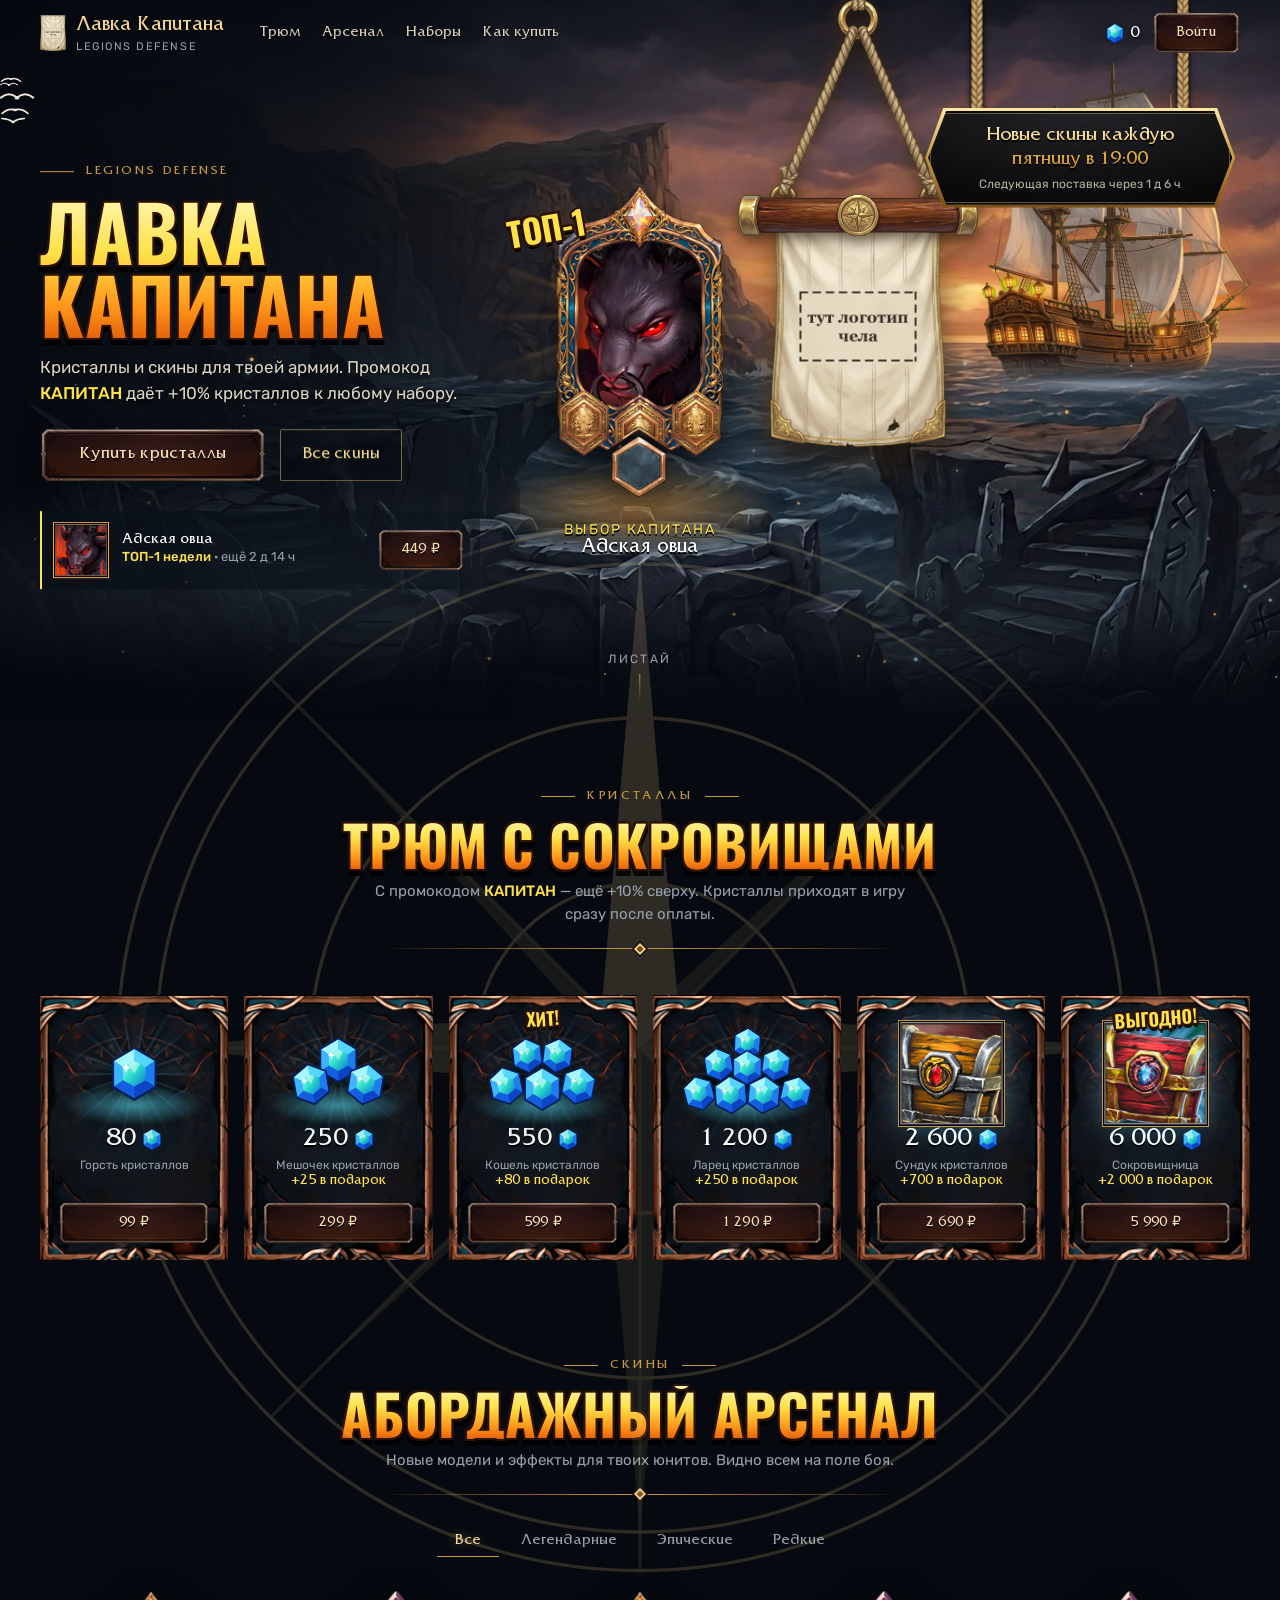
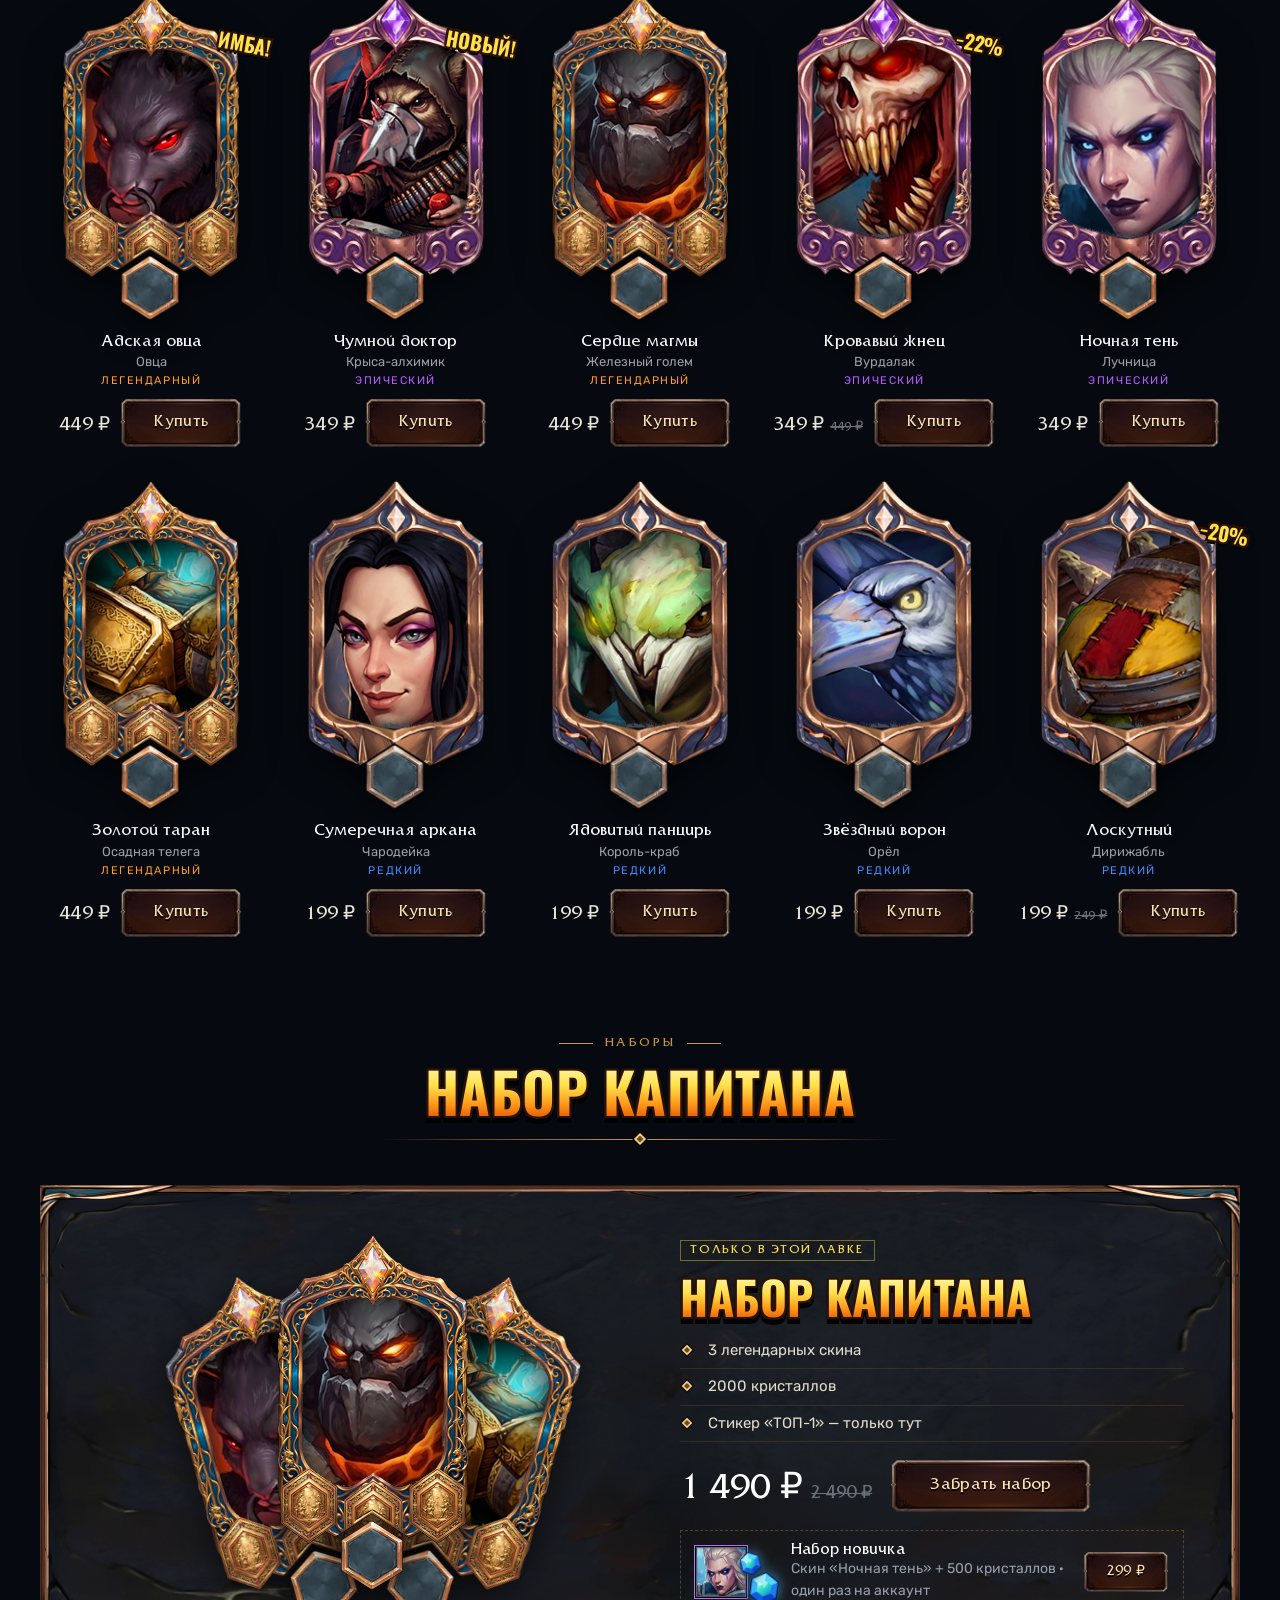
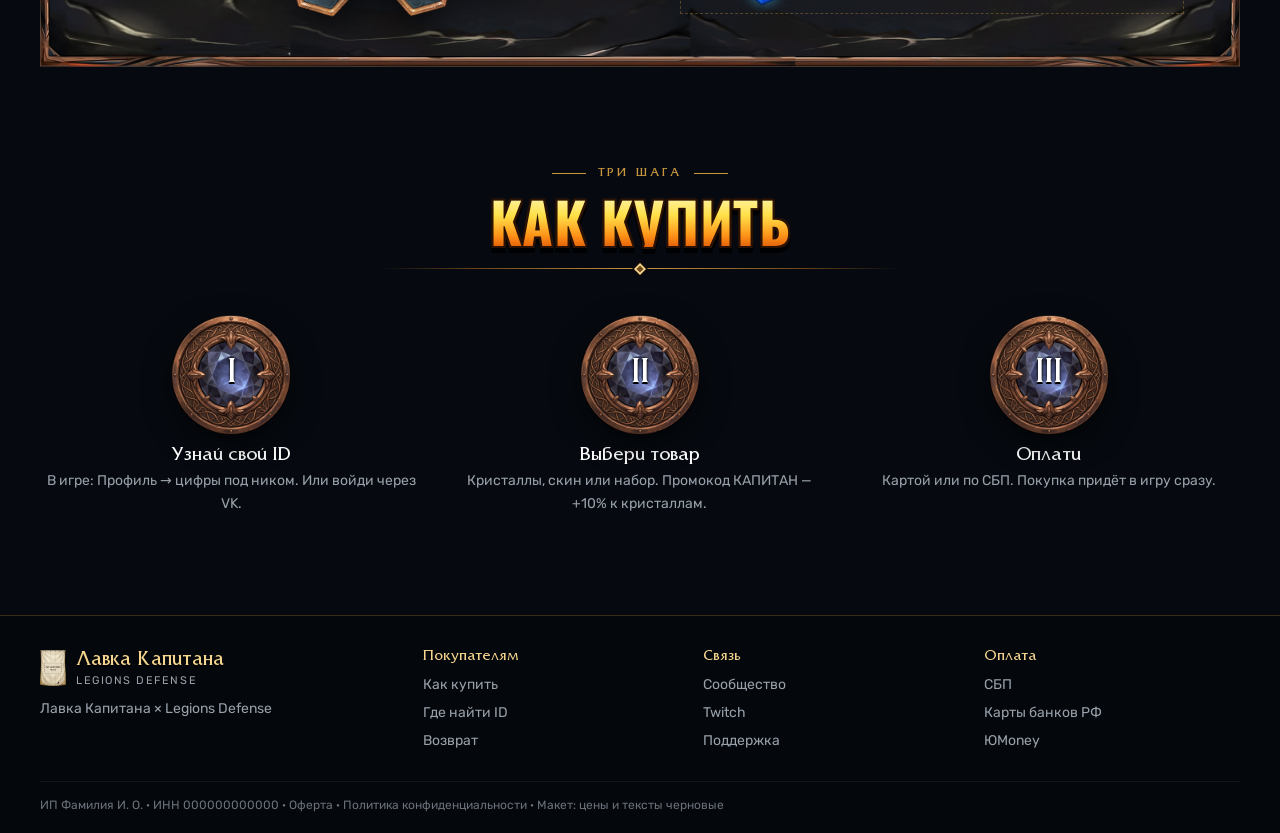
<file: w1/index.html>
<!doctype html><html lang="ru"><head><meta charset="utf-8"><meta name="viewport" content="width=device-width, initial-scale=1, viewport-fit=cover"><style>:root{color-scheme:light;padding:env(safe-area-inset-top) 0 env(safe-area-inset-bottom)}body{margin:0;font:14px system-ui}img{max-width:100%}[hidden]{display:none!important}</style></head><body><title>Лавка Капитана у моря</title>
<link rel="preconnect" href="https://fonts.googleapis.com">
<link rel="preconnect" href="https://fonts.gstatic.com" crossorigin>
<link href="https://fonts.googleapis.com/css2?family=Caveat:wght@700&family=Oswald:wght@600;700&family=Rubik:wght@400;500;700&display=swap" rel="stylesheet">
<link rel="stylesheet" href="shared/friz.css">
<link rel="stylesheet" href="shared/tex.css">
<style>
:root { color-scheme: dark; }
/* Вариант по образцу 2.1 в морском стиле: закатный берег, парусник, капитанская латунь,
   заголовки как на его превью (жёлто-оранжевые с толстой обводкой), чёрные шестиугольные таблички с золотом */
:root {
  --bg: #060a10; --sea: #0d1a2a; --sea-2: #132a42;
  --brass-hi: #f6d58e; --brass: #c9973f; --brass-lo: #6e4a1a; --brass-dark: #241606;
  --sun: #ff9a3a; --sun-2: #ffcf6a; --wave: #5aa8e6;
  --yel: #ffe14a; --org: #ff9418;
  --text: #e9e4d8; --muted: #98a0aa; --dim: #6a717a;
  --rare: #4f9bff; --epic: #b46bff; --legendary: #ffa53a;
  --dia: url("data:image/svg+xml,%3Csvg xmlns='http://www.w3.org/2000/svg' width='18' height='18'%3E%3Cpath d='M9 0L18 9 9 18 0 9z' fill='%23140c06'/%3E%3Cpath d='M9 2.2L15.8 9 9 15.8 2.2 9z' fill='%23f6d58e'/%3E%3Cpath d='M9 5L13 9 9 13 5 9z' fill='%236e4a1a'/%3E%3C/svg%3E");
  --hex: polygon(18px 0, calc(100% - 18px) 0, 100% 50%, calc(100% - 18px) 100%, 18px 100%, 0 50%);
}
* { box-sizing: border-box; }
html { scroll-behavior: smooth; overflow-x: clip; }
body { margin: 0; overflow-x: clip; background: var(--bg); color: var(--text); font: 15px/1.55 Rubik, system-ui, sans-serif; }
a { color: inherit; text-decoration: none; }
img { display: block; max-width: 100%; }
button { font-family: inherit; }
.wrap { max-width: 1240px; margin: 0 auto; padding: 0 20px; }
@media (prefers-reduced-motion: reduce) { *, *::before, *::after { animation: none !important; transition: none !important; } }

/* надписи как на превью канала */
.cap { font-family: Oswald, Impact, sans-serif; font-weight: 700; text-transform: uppercase; letter-spacing: .01em; line-height: .95;
  background: linear-gradient(180deg, #fff6b0 0%, var(--yel) 40%, var(--org) 78%, #e2600a 100%); -webkit-background-clip: text; background-clip: text; color: transparent;
  filter: drop-shadow(2px 0 0 #2a1204) drop-shadow(-2px 0 0 #2a1204) drop-shadow(0 2px 0 #2a1204) drop-shadow(0 -2px 0 #2a1204) drop-shadow(0 5px 0 rgba(0,0,0,.85)); }
.sticker { display: inline-block; font-family: Oswald, Impact, sans-serif; font-weight: 700; text-transform: uppercase; color: var(--yel);
  text-shadow: 2px 0 #2a1204, -2px 0 #2a1204, 0 2px #2a1204, 0 -2px #2a1204, 2px 2px #2a1204, -2px -2px #2a1204, 2px -2px #2a1204, -2px 2px #2a1204, 0 4px 0 #000; }

/* кнопка из игровой текстуры */
.bbtn { display: inline-flex; align-items: center; justify-content: center; gap: 8px; min-height: 52px; padding: 0 26px;
  border: 14px solid transparent; border-image: url(img/btn_bronze.png) 30 fill / 14px stretch;
  font: 17px/1 Friz, Georgia, serif; color: #f8e2b0; letter-spacing: .02em; text-shadow: 0 2px 0 #000; cursor: pointer; background: none; transition: filter .15s, transform .1s; }
.bbtn:hover { filter: brightness(1.25); } .bbtn:active { transform: translateY(1px); }
.bbtn.sm { min-height: 40px; padding: 0 14px; font-size: 14px; border-width: 10px; border-image-width: 10px; }
.bbtn.sea { filter: hue-rotate(180deg) saturate(.9) brightness(1.05); color: #e6f3ff; }
.bbtn.sea:hover { filter: hue-rotate(180deg) saturate(1) brightness(1.3); }
.ghost { display: inline-flex; align-items: center; gap: 8px; min-height: 52px; padding: 0 22px; border: 1px solid rgba(246,213,142,.45); border-radius: 2px;
  font: 16px Friz, serif; color: var(--brass-hi); background: rgba(6,10,16,.35); backdrop-filter: blur(3px); cursor: pointer; }
.ghost:hover { background: rgba(201,151,63,.18); }
.gpanel { border: 30px solid transparent; border-image: url(img/panel_frame.png) 70 fill / 30px stretch; }

/* чёрная шестиугольная табличка с золотом, как «КАСТЫ СТРИМЫ ГАЙДЫ» на баннере канала */
.hexplate { padding: 3px; clip-path: var(--hex); background: linear-gradient(180deg, #ffe7a3, var(--brass) 50%, #7a4e14); filter: drop-shadow(0 10px 14px rgba(0,0,0,.6)); }
.hexplate > div { clip-path: var(--hex); padding: 14px 30px; text-align: center; background: var(--noise), radial-gradient(120% 140% at 50% 0%, #2a2a2e, #0b0b0d 70%);
  box-shadow: inset 0 0 0 2px #0b0b0d, inset 0 0 0 3px rgba(246,213,142,.35); }
.goldtxt { font-family: Friz, Georgia, serif; background: linear-gradient(180deg, #fff3c4, #f2c14e 50%, #b47a1a); -webkit-background-clip: text; background-clip: text; color: transparent;
  filter: drop-shadow(0 2px 0 #000); }

/* ---------- верхняя панель ---------- */
.nav { position: fixed; inset: 0 0 auto 0; z-index: 40; transition: background .3s, box-shadow .3s; }
.nav.solid { background: rgba(6,10,16,.88); backdrop-filter: blur(8px); box-shadow: 0 1px 0 rgba(201,151,63,.35); }
.nav .wrap { display: flex; align-items: center; gap: 26px; height: 66px; }
.brand { display: flex; align-items: center; gap: 10px; }
.brand svg { filter: drop-shadow(0 3px 6px #000); }
.brand b { font: 20px/1 Friz, serif; color: var(--brass-hi); text-shadow: 0 2px 0 #000; font-weight: 400; }
.brand small { display: block; margin-top: 3px; font: 11px/1 Rubik, sans-serif; letter-spacing: .14em; text-transform: uppercase; color: var(--muted); }
.links { display: flex; gap: 22px; margin-left: 10px; }
.links a { font: 15px Friz, serif; color: #d4ccbb; text-shadow: 0 1px 2px #000; position: relative; padding: 6px 0; }
.links a::after { content: ''; position: absolute; left: 0; right: 0; bottom: 0; height: 1px; background: linear-gradient(90deg, transparent, var(--brass-hi), transparent); opacity: 0; transition: opacity .2s; }
.links a:hover { color: #fff; } .links a:hover::after { opacity: 1; }
.nav .right { margin-left: auto; display: flex; align-items: center; gap: 14px; }
.bal { display: flex; align-items: center; gap: 6px; font: 16px Friz, serif; color: #fff; text-shadow: 0 1px 2px #000; }

/* ---------- шапка-сцена у моря ---------- */
.hero { position: relative; height: min(56.25vw, 94vh); min-height: 620px; overflow: hidden; }
.hero .bg { position: absolute; inset: -2%; z-index: -3; overflow: hidden; background: #0b1420; animation: kb 40s ease-in-out infinite alternate; }
@keyframes kb { to { transform: scale(1.06) translateY(-1%); } }
/* сцена с пропорциями картинки, растянута как cover — корабль стоит на своём месте при любой ширине */
.scene { position: absolute; left: var(--sx, 0); top: var(--sy, 0); width: var(--sw, 100%); height: var(--sh, 100%); background: url(img/wb_bg_coast2.jpg) center / 100% 100%; }
.scene .ship { position: absolute; left: 75.5%; bottom: 46.5%; width: 20%; transform-origin: 50% 92%; animation: rock 7s ease-in-out infinite;
  -webkit-mask: linear-gradient(180deg, #000 90%, transparent 99%); mask: linear-gradient(180deg, #000 90%, transparent 99%); filter: drop-shadow(0 0 18px rgba(255,150,60,.18)); }
@keyframes rock { 0%, 100% { transform: rotate(-1.4deg) translateY(0); } 50% { transform: rotate(1.2deg) translateY(.6%); } }
.scene .foam { position: absolute; left: 75%; bottom: 45.6%; width: 21%; height: 2.2%; border-radius: 50%; background: radial-gradient(closest-side, rgba(220,235,255,.55), rgba(220,235,255,0)); filter: blur(2px); animation: foam 7s ease-in-out infinite; }
@keyframes foam { 50% { transform: scaleX(1.06) translateY(20%); opacity: .7; } }
/* чайки: медленно пролетают, мягко взмахивая крыльями */
.birds { position: absolute; inset: 70px 0 auto 0; height: 110px; z-index: -1; pointer-events: none; overflow: hidden; }
.bird { position: absolute; left: 0; top: var(--y); width: var(--w, 34px); animation: fly var(--d) linear infinite; animation-delay: var(--dl, 0s); }
.bird.rtl { animation-name: fly-rtl; } .bird.rtl svg { transform: scaleX(-1); }
.bird i { display: block; animation: glide var(--g, 9s) ease-in-out infinite alternate; }
.bird svg { display: block; width: 100%; overflow: visible; filter: drop-shadow(0 1px 1px rgba(0,0,0,.45)); }
@keyframes fly { from { transform: translateX(-80px); } to { transform: translateX(calc(100vw + 80px)); } }
@keyframes fly-rtl { from { transform: translateX(calc(100vw + 80px)); } to { transform: translateX(-80px); } }
@keyframes glide { 0% { transform: translateY(0); } 100% { transform: translateY(26px); } }
.hero::before { content: ''; position: absolute; inset: 0; z-index: -2; background:
  linear-gradient(90deg, rgba(4,8,14,.9) 0%, rgba(4,8,14,.55) 32%, rgba(4,8,14,0) 55%),
  linear-gradient(0deg, var(--bg) 0%, rgba(6,10,16,0) 26%),
  linear-gradient(180deg, rgba(4,8,14,.65) 0%, rgba(4,8,14,0) 18%); }
.mist { position: absolute; left: -20%; right: -20%; bottom: 6%; height: 34%; z-index: -1; pointer-events: none; opacity: .55;
  background: radial-gradient(40% 60% at 30% 60%, rgba(170,200,230,.2), transparent 70%), radial-gradient(35% 50% at 70% 70%, rgba(170,200,230,.16), transparent 70%);
  filter: blur(14px); animation: drift 24s ease-in-out infinite alternate; }
@keyframes drift { to { transform: translateX(8%); } }
#spray { position: absolute; inset: 0; width: 100%; height: 100%; z-index: 1; pointer-events: none; }

.hcopy { position: absolute; z-index: 3; left: max(20px, calc((100vw - 1240px) / 2 + 20px)); top: 50%; transform: translateY(-46%); max-width: 460px; }
.kick { font: 13px/1 Friz, serif; letter-spacing: .2em; text-transform: uppercase; color: var(--brass); display: flex; align-items: center; gap: 12px; }
.kick::before { content: ''; width: 34px; height: 1px; background: var(--brass); }
.hcopy h1 { margin: 16px 0 14px; font-size: clamp(50px, 6vw, 86px); }
.hcopy p { margin: 0 0 22px; font-size: 17px; color: #ddd6c6; text-shadow: 0 1px 3px #000; }
.hcopy p b { color: var(--yel); font-weight: 500; }
.ctas { display: flex; gap: 14px; flex-wrap: wrap; }
.weekly { display: flex; align-items: center; gap: 14px; margin-top: 30px; padding: 12px 16px 12px 12px; max-width: 440px;
  background: linear-gradient(90deg, rgba(10,16,24,.88), rgba(10,16,24,.4)); border-left: 2px solid var(--yel); }
.weekly img { width: 54px; height: 54px; border: 1px solid #000; box-shadow: 0 0 0 1px var(--legendary); }
.weekly .t { font: 15px Friz, serif; color: #fff; } .weekly .s { font-size: 13px; color: var(--muted); }
.weekly .s b { color: var(--yel); font-weight: 500; }
.weekly .bbtn { margin-left: auto; }

/* выбор капитана на пьедестале */
.altar { position: absolute; z-index: 2; left: 50%; bottom: 31%; width: clamp(150px, 13vw, 200px); transform: translateX(-50%); }
.altar .gcard { animation: hover 5s ease-in-out infinite; }
@keyframes hover { 0%, 100% { transform: translateY(0); } 50% { transform: translateY(-12px); } }
.altar .rays { position: absolute; left: 50%; top: 42%; width: 260%; aspect-ratio: 1; transform: translate(-50%, -50%); z-index: -1;
  background: url(img/fx_rays_gold.png) center / contain no-repeat; animation: spin 30s linear infinite; opacity: .75; }
.altar .glow { position: absolute; left: 50%; bottom: -18%; width: 170%; height: 30%; transform: translateX(-50%); z-index: -1; border-radius: 50%;
  background: radial-gradient(closest-side, rgba(255,170,70,.55), transparent); filter: blur(6px); animation: pulse 3s ease-in-out infinite; }
@keyframes spin { to { transform: translate(-50%, -50%) rotate(360deg); } }
@keyframes pulse { 50% { opacity: .55; } }
.altar .top1 { position: absolute; z-index: 4; left: -30%; top: 5%; transform: rotate(-10deg); font-size: clamp(26px, 2.6vw, 38px); }
.altar .tag { position: absolute; left: 50%; bottom: -60px; transform: translateX(-50%); white-space: nowrap; text-align: center; font: 20px Friz, serif; color: #fff; text-shadow: 0 2px 0 #000, 0 0 12px #000; }
.altar .tag small { display: block; font: 14px Rubik, sans-serif; letter-spacing: .14em; text-transform: uppercase; color: var(--yel); }

/* парус с монограммой на рее, канаты уходят за верх страницы */
.banner { --s: .88; position: absolute; z-index: 2; top: 0; left: calc(50% + min(7.5vw, 120px) + 122px); width: 240px; height: 640px; margin-left: -120px; pointer-events: none;
  transform-origin: 120px -120px; animation: pendulum 7s ease-in-out infinite; }
@keyframes pendulum { 0%, 100% { transform: scale(var(--s)) rotate(-1deg); } 50% { transform: scale(var(--s)) rotate(1deg); } }
.banner .ext { position: absolute; left: 50%; top: -280px; width: 9px; height: 170px; margin-left: -4.5px; background: url(img/wb_rope_long.png) center bottom / 9px auto repeat-y; }
.banner .hanger { position: absolute; left: 0; top: -122px; width: 240px; z-index: 2; filter: drop-shadow(0 6px 8px rgba(0,0,0,.6)) drop-shadow(-2px 0 6px rgba(255,150,60,.2)); }
.banner .sail { position: absolute; left: 32px; top: 204px; width: 176px; height: auto; z-index: 1;
  filter: drop-shadow(0 16px 18px rgba(0,0,0,.6)) drop-shadow(-4px 0 10px rgba(255,150,60,.25)); animation: billow 4.8s ease-in-out infinite; transform-origin: 50% 0; }
@keyframes billow { 0%, 100% { transform: skewX(-.8deg) scaleX(1); } 50% { transform: skewX(.8deg) scaleX(1.015); } }

/* табличка с расписанием на канатах */
.sched { position: absolute; z-index: 3; top: 66px; right: max(20px, 3.5vw); width: 310px; }
.sched .rope { position: absolute; top: -66px; width: 12px; height: 112px; background: url(img/wb_rope_long.png) center bottom / 12px auto no-repeat; filter: drop-shadow(0 3px 3px #000); }
.sched .rope.l { left: 46px; } .sched .rope.r { right: 46px; }
.sched .hexplate { margin-top: 42px; }
.sched .hexplate b { display: block; font: 19px/1.25 Friz, serif; font-weight: 400; }
.sched .hexplate small { display: block; margin-top: 4px; font: 12px Rubik, sans-serif; color: #b9b2a2; }
.scroll { position: absolute; z-index: 3; left: 50%; bottom: 18px; transform: translateX(-50%); font: 12px Rubik, sans-serif; letter-spacing: .2em; text-transform: uppercase; color: var(--muted); text-align: center; }
.scroll::after { content: ''; display: block; width: 1px; height: 28px; margin: 8px auto 0; background: linear-gradient(var(--brass), transparent); animation: down 2s ease-in-out infinite; }
@keyframes down { 50% { transform: translateY(6px); opacity: .4; } }

/* ---------- карточка скина в игровой рамке ---------- */
.gcard { position: relative; aspect-ratio: var(--ar, .536); }
.gcard .art { position: absolute; inset: 0; clip-path: var(--cp); }
/* картинка с запасом шире окна рамки, а clip-path обрезает её по форме окна (контур окна + 4px под рамку).
   Не маска-картинка: при открытии страницы из папки (file://) браузер маску не грузит и прячет всё */
.gcard .art > i { position: absolute; inset: var(--in, 13% 7% 23.5% 7%); overflow: hidden; background: radial-gradient(circle at 50% 40%, var(--rc), #0b0f16 75%); }
/* у иконок своя серая рамка ~7px из 320 — картинка чуть выше окна, чтобы эта рамка ушла под край */
.gcard .art img { position: absolute; left: 0; top: -3.5%; width: 100%; height: 107%; object-fit: cover; }
.gcard .art > i::after { content: ''; position: absolute; inset: 0; box-shadow: inset 0 0 26px rgba(0,0,0,.85); }
.gcard .fr { position: absolute; inset: 0; width: 100%; height: 100%; pointer-events: none; filter: drop-shadow(0 10px 18px rgba(0,0,0,.7)); }
.gcard[data-r="legendary"] { --in: 16% 10.5% 28% 10.5%; --rc: rgba(255,150,50,.6); }
.gcard[data-r="legendary"] { --cp: polygon(41.9% 17.2%, 30.7% 18.5%, 24.7% 19.7%, 20.3% 21.0%, 17.8% 22.2%, 15.6% 23.5%, 14.2% 24.7%, 13.2% 26.0%, 12.6% 27.2%, 12.1% 28.5%, 12.1% 29.8%, 11.8% 31.0%, 11.8% 32.3%, 11.8% 33.5%, 11.8% 34.8%, 11.8% 36.0%, 11.8% 37.3%, 11.8% 38.5%, 11.8% 39.8%, 11.8% 41.1%, 11.8% 42.3%, 11.8% 43.6%, 11.8% 44.8%, 12.1% 46.1%, 11.8% 47.3%, 11.8% 48.6%, 11.5% 49.9%, 11.5% 51.1%, 11.8% 52.4%, 11.8% 53.6%, 11.5% 54.9%, 11.5% 56.1%, 11.5% 57.4%, 11.8% 58.6%, 11.8% 59.9%, 12.1% 61.2%, 12.6% 62.4%, 13.7% 63.7%, 15.1% 64.9%, 17.3% 66.2%, 20.5% 67.4%, 23.8% 68.7%, 27.4% 69.9%, 33.4% 71.4%, 66.0% 71.4%, 73.2% 69.9%, 76.4% 68.7%, 80.0% 67.4%, 83.0% 66.2%, 85.2% 64.9%, 86.3% 63.7%, 87.4% 62.4%, 87.9% 61.2%, 88.2% 59.9%, 87.7% 58.6%, 87.7% 57.4%, 87.7% 56.1%, 87.7% 54.9%, 87.7% 53.6%, 87.7% 52.4%, 88.2% 51.1%, 88.5% 49.9%, 88.5% 48.6%, 88.5% 47.3%, 88.5% 46.1%, 88.2% 44.8%, 88.2% 43.6%, 88.2% 42.3%, 88.2% 41.1%, 88.2% 39.8%, 88.2% 38.5%, 88.2% 37.3%, 88.2% 36.0%, 88.2% 34.8%, 88.2% 33.5%, 88.2% 32.3%, 88.2% 31.0%, 87.9% 29.8%, 87.7% 28.5%, 87.4% 27.2%, 86.8% 26.0%, 85.8% 24.7%, 84.4% 23.5%, 81.9% 22.2%, 79.5% 21.0%, 75.1% 19.7%, 69.3% 18.5%, 57.3% 17.2%); }
.gcard[data-r="epic"] { --rc: rgba(180,107,255,.55); }
.gcard[data-r="epic"] { --cp: polygon(36.1% 14.2%, 27.9% 15.7%, 21.9% 17.0%, 15.0% 18.4%, 11.5% 19.9%, 9.8% 21.2%, 9.3% 22.7%, 9.0% 24.2%, 9.0% 25.5%, 9.0% 26.9%, 9.0% 28.4%, 9.0% 29.7%, 9.0% 31.2%, 9.3% 32.7%, 9.3% 34.0%, 9.3% 35.4%, 9.3% 36.9%, 8.7% 38.2%, 8.7% 39.7%, 8.7% 41.1%, 8.7% 42.5%, 8.7% 43.9%, 8.7% 45.4%, 8.7% 46.9%, 8.7% 48.2%, 8.7% 49.6%, 8.7% 51.1%, 8.7% 52.4%, 8.7% 53.9%, 8.7% 55.3%, 8.7% 56.7%, 8.7% 58.1%, 8.7% 59.6%, 8.7% 60.9%, 9.0% 62.4%, 9.3% 63.8%, 9.8% 65.2%, 9.8% 66.6%, 10.9% 68.1%, 12.8% 69.4%, 16.1% 70.9%, 22.7% 72.3%, 31.7% 73.6%, 46.2% 75.3%, 55.7% 75.3%, 68.6% 73.6%, 78.7% 72.3%, 88.5% 70.9%, 86.9% 69.4%, 88.8% 68.1%, 90.7% 66.6%, 91.0% 65.2%, 91.5% 63.8%, 91.8% 62.4%, 91.8% 60.9%, 91.8% 59.6%, 91.5% 58.1%, 91.5% 56.7%, 91.8% 55.3%, 91.8% 53.9%, 91.8% 52.4%, 91.8% 51.1%, 91.8% 49.6%, 91.8% 48.2%, 91.3% 46.9%, 91.0% 45.4%, 91.0% 43.9%, 91.0% 42.5%, 91.5% 41.1%, 91.5% 39.7%, 91.5% 38.2%, 91.5% 36.9%, 91.3% 35.4%, 91.3% 34.0%, 91.3% 32.7%, 91.3% 31.2%, 91.3% 29.7%, 91.3% 28.4%, 91.3% 26.9%, 91.3% 25.5%, 91.0% 24.2%, 90.7% 22.7%, 90.4% 21.2%, 89.1% 19.9%, 86.1% 18.4%, 80.3% 17.0%, 73.8% 15.7%, 41.3% 14.2%); }
.gcard[data-r="rare"] { --rc: rgba(79,155,255,.5); }
.gcard[data-r="rare"] { --cp: polygon(38.0% 14.2%, 28.1% 15.7%, 22.4% 17.0%, 15.3% 18.4%, 11.5% 19.9%, 9.3% 21.4%, 8.5% 22.7%, 8.5% 24.2%, 8.5% 25.6%, 8.5% 27.1%, 8.5% 28.4%, 8.5% 29.9%, 8.5% 31.3%, 8.5% 32.8%, 8.5% 34.1%, 8.5% 35.6%, 8.5% 37.0%, 8.5% 38.5%, 8.5% 39.8%, 8.5% 41.3%, 8.5% 42.8%, 8.5% 44.2%, 8.5% 45.5%, 8.2% 47.0%, 8.2% 48.5%, 8.2% 49.9%, 8.2% 51.2%, 8.2% 52.7%, 8.2% 54.2%, 8.2% 55.6%, 8.2% 57.0%, 8.2% 58.4%, 8.2% 59.9%, 8.2% 61.3%, 8.2% 62.7%, 8.5% 64.1%, 8.7% 65.6%, 9.3% 67.1%, 10.1% 68.4%, 12.0% 69.8%, 15.6% 71.3%, 21.3% 72.8%, 30.3% 74.1%, 53.0% 75.7%, 53.3% 75.7%, 69.4% 74.1%, 79.8% 72.8%, 84.4% 71.3%, 87.2% 69.8%, 89.3% 68.4%, 90.4% 67.1%, 91.3% 65.6%, 91.5% 64.1%, 91.8% 62.7%, 91.8% 61.3%, 92.1% 59.9%, 91.5% 58.4%, 91.5% 57.0%, 92.1% 55.6%, 91.8% 54.2%, 91.8% 52.7%, 91.8% 51.2%, 91.8% 49.9%, 91.8% 48.5%, 91.8% 47.0%, 91.5% 45.5%, 91.5% 44.2%, 91.0% 42.8%, 91.5% 41.3%, 91.5% 39.8%, 91.5% 38.5%, 91.5% 37.0%, 91.5% 35.6%, 91.5% 34.1%, 91.3% 32.8%, 91.3% 31.3%, 91.3% 29.9%, 91.3% 28.4%, 91.3% 27.1%, 91.3% 25.6%, 91.3% 24.2%, 91.0% 22.7%, 90.4% 21.4%, 88.8% 19.9%, 85.5% 18.4%, 79.2% 17.0%, 71.9% 15.7%, 38.8% 14.2%); }

/* ---------- секции ---------- */
section { position: relative; padding: 70px 0 30px; scroll-margin-top: 70px; }
.sh { text-align: center; margin-bottom: 38px; }
.sh .kick { justify-content: center; }
.sh .kick::after { content: ''; width: 34px; height: 1px; background: var(--brass); }
.sh h2 { margin: 14px 0 10px; font-size: clamp(36px, 4.6vw, 56px); }
.sh p { margin: 0 auto; max-width: 560px; color: var(--muted); }
.sh p b { color: var(--yel); font-weight: 500; }
.rule { height: 16px; max-width: 520px; margin: 14px auto 0; background: var(--dia) center / 16px no-repeat, linear-gradient(90deg, transparent, var(--brass-lo) 20%, var(--brass) 50%, var(--brass-lo) 80%, transparent) center / 100% 1px no-repeat; }

/* трюм: роза ветров за карточками */
.compass { position: absolute; left: 50%; top: 50%; width: min(1100px, 130vw); aspect-ratio: 1; transform: translate(-50%, -46%); z-index: 1; opacity: .16; pointer-events: none; animation: slowspin 160s linear infinite; }
@keyframes slowspin { to { transform: translate(-50%, -46%) rotate(360deg); } }
#crystals .wrap { position: relative; z-index: 2; }
.packs { display: grid; grid-template-columns: repeat(6, 1fr); gap: 16px; }
.pack { position: relative; aspect-ratio: 420 / 589; background: url(img/card_rune.png) center / 100% 100%; display: flex; flex-direction: column; align-items: center; padding: 14% 10% 9%; text-align: center; transition: transform .2s, filter .2s; }
.pack:hover { transform: translateY(-6px); filter: drop-shadow(0 0 18px rgba(90,168,230,.3)); }
.pack .art { position: relative; width: 100%; flex: 1; display: grid; place-items: center; }
.pack .art::before { content: ''; position: absolute; left: 50%; top: 50%; width: 150%; aspect-ratio: 1; transform: translate(-50%, -50%);
  background: url(img/fx_rays_blue.png) center / contain no-repeat; animation: spin 40s linear infinite; opacity: .5; }
.pack .pile { position: relative; width: 100%; max-height: 120px; filter: drop-shadow(0 6px 10px rgba(0,0,0,.6)); }
.pack .pack-chest { position: relative; width: 70%; border: 1px solid #000; box-shadow: 0 0 0 1px var(--brass), 0 0 24px rgba(127,214,255,.35); }
.pack .amt { display: flex; align-items: center; gap: 6px; font: 26px/1 Friz, serif; color: #fff; text-shadow: 0 2px 0 #000; }
.pack .nm { font-size: 12px; color: var(--muted); margin-top: 4px; }
.pack .bonus { min-height: 20px; font: 14px Friz, serif; color: var(--yel); }
.pack .bbtn { margin-top: 8px; width: 100%; }
.pack .ribbon { position: absolute; top: 4%; left: 50%; transform: translateX(-50%) rotate(-4deg); z-index: 2; font-size: 18px; white-space: nowrap; }

/* арсенал */
.filters { display: flex; justify-content: center; gap: 4px; margin: -14px 0 34px; flex-wrap: wrap; }
.filters button { padding: 8px 18px; border: 0; background: none; cursor: pointer; font: 15px Friz, serif; color: var(--muted); border-bottom: 1px solid transparent; }
.filters button:hover { color: var(--text); }
.filters button.on { color: var(--brass-hi); border-color: var(--brass); text-shadow: 0 0 12px rgba(246,213,142,.4); }
.skins { display: grid; grid-template-columns: repeat(5, 1fr); gap: 34px 22px; }
.skin { position: relative; display: flex; flex-direction: column; text-align: center; cursor: pointer; }
/* рамки не крупнее 176px: иконки 320×320 меньше растягиваются */
.skin .gcard { width: min(100%, 176px); margin: 0 auto; transition: transform .25s; }
.skin::before { content: ''; position: absolute; left: 50%; top: 38%; width: 120%; aspect-ratio: 1; transform: translate(-50%, -50%); border-radius: 50%; background: radial-gradient(closest-side, var(--rc), transparent); opacity: 0; transition: opacity .3s; z-index: -1; }
.skin:hover::before { opacity: .45; }
.skin:hover .gcard { transform: translateY(-8px); }
.skin .nm { margin-top: 12px; font: 17px/1.2 Friz, serif; color: #fff; }
.skin .un { font-size: 13px; color: var(--muted); }
.skin .rar { font: 11px Rubik, sans-serif; letter-spacing: .14em; text-transform: uppercase; color: var(--rc2); margin-top: 2px; }
.skin .pr { display: flex; justify-content: center; align-items: center; gap: 10px; margin-top: auto; padding-top: 12px; }
.skin .pr .bbtn { min-height: 48px; padding: 0 22px; font-size: 16px; border-width: 12px; border-image-width: 12px; }
.skin .p { font: 19px Friz, serif; } .skin .p s { font-size: 13px; color: var(--dim); margin-left: 6px; }
.skin .st { position: absolute; z-index: 3; top: 8%; right: -4%; transform: rotate(10deg); font-size: 20px; }

/* набор капитана */
.bundle { display: grid; grid-template-columns: 1.1fr 1fr; gap: 30px; align-items: center; padding: 20px 26px; position: relative; }
.bundle::before { content: ''; position: absolute; inset: 0; z-index: -1; background: radial-gradient(60% 80% at 25% 50%, rgba(90,168,230,.16), transparent 70%); }
/* высота веера = карточка + подъём средней (18px) + опускание боковых (~9px), так поля сверху и снизу равны */
.fan { --cw: 190px; position: relative; height: calc(var(--cw) / .536 + 27px); }
.fan .gcard { position: absolute; left: 50%; bottom: 9px; width: var(--cw); transform-origin: 50% 110%; transition: transform .3s; }
.fan .gcard:nth-child(1) { transform: translateX(-50%) rotate(-16deg) translateX(-30px); }
.fan .gcard:nth-child(2) { transform: translateX(-50%) translateY(-18px); z-index: 2; }
.fan .gcard:nth-child(3) { transform: translateX(-50%) rotate(16deg) translateX(30px); }
.fan:hover .gcard:nth-child(1) { transform: translateX(-50%) rotate(-22deg) translateX(-50px); }
.fan:hover .gcard:nth-child(3) { transform: translateX(-50%) rotate(22deg) translateX(50px); }
.binfo .excl { display: inline-block; font: 12px Friz, serif; letter-spacing: .14em; text-transform: uppercase; color: var(--yel); border: 1px solid rgba(255,225,74,.4); padding: 4px 10px; }
.binfo h3 { margin: 14px 0 8px; font-size: 46px; }
.binfo ul { list-style: none; margin: 14px 0 18px; padding: 0; }
.binfo li { padding: 6px 0 6px 28px; position: relative; color: #e4dccb; border-bottom: 1px solid rgba(201,151,63,.15); }
.binfo li::before { content: ''; position: absolute; left: 0; top: 10px; width: 14px; height: 14px; background: var(--dia) center / contain no-repeat; }
.binfo .price { font: 36px Friz, serif; color: #fff; } .binfo .price s { font-size: 18px; color: var(--dim); margin-left: 8px; }
.binfo .row { display: flex; align-items: center; gap: 18px; flex-wrap: wrap; }
.small-b { margin-top: 18px; display: flex; align-items: center; gap: 14px; padding: 12px 14px; border: 1px dashed rgba(201,151,63,.35); }
.small-b img { width: 52px; height: 52px; border: 1px solid #000; box-shadow: 0 0 0 1px var(--epic); }
.small-b .nb { position: relative; flex: 0 0 auto; margin-right: 30px; line-height: 0; }
.small-b .nb svg { position: absolute; filter: drop-shadow(0 0 6px rgba(95,200,255,.7)) drop-shadow(0 2px 2px rgba(0,0,0,.8)); }
.small-b .nb .g1 { right: -32px; bottom: -8px; transform: rotate(8deg); }
.small-b .nb .g2 { right: -14px; bottom: 22px; transform: rotate(-14deg); }
.small-b div { flex: 1; font-size: 14px; color: var(--muted); } .small-b b { display: block; font: 16px Friz, serif; color: #fff; font-weight: 400; }

/* как купить: латунные медальоны */
.steps { display: grid; grid-template-columns: repeat(3, 1fr); gap: 26px; text-align: center; }
.step .md { position: relative; width: 120px; height: 120px; margin: 0 auto 12px; display: grid; place-items: center; font: 36px/1 Friz, serif; color: #fff;
  background: url(img/wb_medallion.png) center / contain no-repeat; filter: drop-shadow(0 10px 14px rgba(0,0,0,.6)); text-shadow: 0 0 2px #000, 0 0 5px #000, 0 2px 0 #000, 0 0 16px rgba(150,170,255,.9); }
.step .md::after { content: ''; position: absolute; z-index: -1; inset: 30%; border-radius: 50%; background: radial-gradient(closest-side, rgba(130,150,255,.35), transparent); animation: pulse 4s ease-in-out infinite; pointer-events: none; }
.step b { display: block; font: 19px Friz, serif; color: #fff; font-weight: 400; margin-bottom: 4px; }
.step span { color: var(--muted); font-size: 14px; }

footer { margin-top: 70px; border-top: 1px solid rgba(201,151,63,.25); background: #04070b; }
footer .wrap { display: grid; grid-template-columns: 1.4fr 1fr 1fr 1fr; gap: 24px; padding: 34px 20px 18px; }
footer h5 { margin: 0 0 10px; font: 15px Friz, serif; color: var(--brass-hi); font-weight: 400; }
footer a, footer p { display: block; margin: 0 0 6px; font-size: 14px; color: var(--muted); }
footer a:hover { color: #fff; }
.legal { grid-column: 1 / -1; padding-top: 14px; border-top: 1px solid #12171e; font-size: 12px; color: var(--dim); }

/* ---------- окно покупки ---------- */
.co-overlay { position: fixed; inset: 0; z-index: 100; display: grid; place-items: center; padding: 16px; background: radial-gradient(circle, rgba(6,14,24,.6), rgba(0,0,0,.88)); opacity: 0; transition: opacity .2s; }
.co-overlay.open { opacity: 1; }
.co-modal { position: relative; width: min(470px, 100%); max-height: calc(100vh - 32px); overflow: auto; padding: 6px 8px 10px; border: 34px solid transparent; border-image: url(img/panel_frame.png) 70 fill / 34px stretch; color: var(--text); scrollbar-width: thin; }
.co-title { text-align: center; font: 24px Friz, serif; color: var(--brass-hi); text-shadow: 0 2px 0 #000; margin: 0 0 14px; }
.co-close { position: absolute; right: 0; top: -4px; width: 34px; height: 34px; border: 0; background: none; color: var(--muted); font-size: 24px; cursor: pointer; }
.co-item { display: flex; align-items: center; gap: 12px; padding: 10px; margin-bottom: 8px; background: rgba(0,0,0,.4); border-top: 1px solid rgba(201,151,63,.25); border-bottom: 1px solid rgba(201,151,63,.25); }
.co-thumb { flex: 0 0 60px; height: 60px; display: grid; place-items: center; }
.co-art { width: 60px; height: 60px; object-fit: cover; border: 1px solid #000; box-shadow: 0 0 0 1px var(--brass); }
.co-meta { flex: 1; } .co-name { font: 17px Friz, serif; color: #fff; } .co-sub { font-size: 13px; color: var(--muted); }
.co-price { font: 20px Friz, serif; color: var(--yel); white-space: nowrap; }
.co-label { display: block; margin: 12px 0 6px; font: 14px Friz, serif; color: var(--brass-hi); }
.co-input { display: block; width: 100%; margin-top: 6px; padding: 11px 12px; border: 1px solid #000; box-shadow: 0 0 0 1px var(--brass-lo); background: rgba(0,0,0,.55); color: #fff; font: 15px Rubik, sans-serif; }
.co-input:focus { outline: none; box-shadow: 0 0 0 1px var(--brass-hi); }
.co-hint { font-size: 12px; color: var(--dim); margin-top: 4px; }
.co-row { display: flex; gap: 8px; } .co-row .co-input { margin: 0; }
.co-apply { flex: 0 0 auto; padding: 0 14px; border: 1px solid #000; box-shadow: inset 0 0 0 1px var(--brass-lo); background: linear-gradient(#3a2614, #1a1008); color: var(--brass-hi); font: 14px Friz, serif; cursor: pointer; }
.co-promo-msg { min-height: 18px; font-size: 13px; margin-top: 4px; color: #8fe08a; } .co-promo-msg[data-ok="0"] { color: #ff8a6a; }
.co-pay { display: flex; gap: 8px; flex-wrap: wrap; }
.co-method input { position: absolute; opacity: 0; }
.co-method span { display: inline-block; padding: 9px 12px; cursor: pointer; font-size: 14px; color: var(--muted); background: rgba(0,0,0,.45); border: 1px solid rgba(201,151,63,.3); }
.co-method input:checked + span { color: #fff; border-color: var(--brass-hi); box-shadow: 0 0 10px rgba(246,213,142,.25); }
.co-method input:focus-visible + span { outline: 2px solid #fff; }
.co-buy { width: 100%; min-height: 56px; margin-top: 18px; border: 14px solid transparent; border-image: url(img/btn_bronze.png) 30 fill / 14px stretch; background: none; cursor: pointer; font: 18px Friz, serif; color: #fff3dc; text-shadow: 0 2px 0 #000; }
.co-fine { margin-top: 10px; text-align: center; font-size: 12px; color: var(--dim); }
.toast { position: fixed; left: 50%; bottom: 28px; z-index: 200; transform: translate(-50%, 20px); opacity: 0; transition: .25s; pointer-events: none;
  padding: 12px 22px; font: 15px Friz, serif; color: var(--brass-hi); background: #0b0b0d; clip-path: var(--hex); box-shadow: inset 0 0 0 1px var(--brass); }
.toast.show { opacity: 1; transform: translate(-50%, 0); }

/* ---------- адаптив ---------- */
@media (max-width: 1180px) {
  .packs { grid-template-columns: repeat(3, 1fr); max-width: 760px; margin: 0 auto; }
  .skins { grid-template-columns: repeat(4, 1fr); }
  .banner { --s: .66; left: calc(50% + min(7.5vw, 120px) + 92px); }
  .altar { left: calc(50% + 34px); width: 140px; }
  .sched { width: 220px; } .sched .rope.l { left: 34px; } .sched .rope.r { right: 34px; }
  .sched .hexplate > div { padding: 10px 22px; } .sched .hexplate b { font-size: 15px; }
}
@media (max-width: 900px) {
  .links, .bal { display: none; }
  .hero { height: auto; min-height: 0; padding: 96px 0 0; display: flex; flex-direction: column; }
  .hero .bg { background-position: 50% 100%; }
  .hero::before { background: linear-gradient(180deg, rgba(4,8,14,.75) 0%, rgba(4,8,14,.35) 45%, rgba(4,8,14,.2) 70%, var(--bg) 100%); }
  .hcopy { position: relative; left: auto; top: auto; transform: none; max-width: none; padding: 0 20px; text-align: center; order: 2; }
  .kick { justify-content: center; }
  .ctas { justify-content: center; }
  .weekly { margin: 24px auto 0; text-align: left; }
  .sched { position: relative; top: auto; right: auto; width: min(320px, calc(100% - 40px)); margin: 0 auto 16px; order: 1; }
  .sched .rope { top: -96px; height: 122px; } .sched .hexplate { margin-top: 26px; }
  .altar { position: relative; left: auto; bottom: auto; transform: none; margin: 46px auto 110px; order: 3; width: 170px; }
  .birds { height: 70px; }
  .altar .top1 { left: -38%; }
  .banner { display: none; }
  .scroll { display: none; }
  .skins { grid-template-columns: repeat(3, 1fr); }
  .bundle { grid-template-columns: 1fr; }
  .steps { grid-template-columns: 1fr; }
  footer .wrap { grid-template-columns: 1fr 1fr; }
}
@media (max-width: 560px) {
  .wrap { padding: 0 16px; }
  .brand small { display: none; }
  .packs { grid-template-columns: repeat(2, 1fr); gap: 12px; }
  .pack .amt { font-size: 22px; }
  .skins { grid-template-columns: repeat(2, 1fr); gap: 26px 14px; }
  .skin .pr { flex-direction: column; gap: 6px; }
  .fan { --cw: 124px; }
  .small-b { flex-wrap: wrap; } .small-b > div { order: 3; flex-basis: 100%; } .small-b .bbtn { margin-left: auto; }
  .binfo h3 { font-size: 36px; }
  .gpanel { border-width: 18px; border-image-width: 18px; }
  .bundle { padding: 6px 4px; }
  footer .wrap { grid-template-columns: 1fr; }
}
</style>
<header class="nav" id="nav">
  <div class="wrap">
    <a class="brand" href="#top" id="brand"></a>
    <nav class="links" aria-label="Разделы"><a href="#crystals">Трюм</a><a href="#skins">Арсенал</a><a href="#bundles">Наборы</a><a href="#how">Как купить</a></nav>
    <div class="right">
      <span class="bal" id="bal"></span>
      <button class="bbtn sm" data-login><span>Войти</span></button>
    </div>
  </div>
</header>

<div class="hero" id="top">
  <div class="bg"><div class="scene" id="scene"><img class="ship" src="img/wb_ship_coast.png" alt=""><div class="foam"></div></div></div>
  <div class="mist"></div>
  <div class="birds" id="birds" aria-hidden="true"></div>
  <canvas id="spray" aria-hidden="true"></canvas>

  <div class="sched" aria-label="Расписание">
    <div class="rope l"></div><div class="rope r"></div>
    <div class="hexplate"><div><b class="goldtxt">Новые скины каждую пятницу в&nbsp;19:00</b><small>Следующая поставка через 1&nbsp;д 6&nbsp;ч</small></div></div>
  </div>

  <div class="hcopy">
    <div class="kick">Legions Defense</div>
    <h1 class="cap">Лавка<br>Капитана</h1>
    <p>Кристаллы и скины для твоей армии. Промокод <b>КАПИТАН</b> даёт +10% кристаллов к любому набору.</p>
    <div class="ctas">
      <a class="bbtn" href="#crystals"><span>Купить кристаллы</span></a>
      <a class="ghost" href="#skins">Все скины</a>
    </div>
    <div class="weekly" id="weekly"></div>
  </div>

  <div class="altar" id="altar"></div>

  <div class="banner" aria-hidden="true">
    <div class="ext"></div>
    <img class="hanger" src="img/wb_hanger.png" alt="">
    <img class="sail" src="img/wb_sail.png" alt="">
  </div>
  <div class="scroll">Листай</div>
</div>

<section id="crystals">
  <svg class="compass" viewBox="0 0 400 400" aria-hidden="true">
    <g fill="none" stroke="#f6d58e" stroke-width="1.2">
      <circle cx="200" cy="200" r="190"/><circle cx="200" cy="200" r="176"/><circle cx="200" cy="200" r="120"/><circle cx="200" cy="200" r="60"/>
      <path d="M200 10V390M10 200H390M66 66L334 334M334 66L66 334" stroke-opacity=".6"/>
    </g>
    <g fill="#f6d58e">
      <path d="M200 24L214 186 200 200 186 186z"/><path d="M200 376L186 214 200 200 214 214z" fill-opacity=".5"/>
      <path d="M376 200L214 214 200 200 214 186z" fill-opacity=".7"/><path d="M24 200L186 186 200 200 186 214z" fill-opacity=".7"/>
      <path d="M318 82L210 190 200 200 206 184z" fill-opacity=".45"/><path d="M82 318L190 210 200 200 194 216z" fill-opacity=".45"/>
      <path d="M318 318L210 210 200 200 216 206z" fill-opacity=".45"/><path d="M82 82L190 190 200 200 184 194z" fill-opacity=".45"/>
    </g>
    <g font-family="Friz, serif" font-size="22" fill="#f6d58e" text-anchor="middle"><text x="200" y="0" dy="-4">С</text><text x="200" y="420">Ю</text><text x="414" y="208">В</text><text x="-14" y="208">З</text></g>
  </svg>
  <div class="wrap">
    <div class="sh"><div class="kick">Кристаллы</div><h2 class="cap">Трюм с сокровищами</h2><p>С промокодом <b>КАПИТАН</b> — ещё +10% сверху. Кристаллы приходят в игру сразу после оплаты.</p><div class="rule"></div></div>
    <div class="packs" id="packs"></div>
  </div>
</section>

<section id="skins">
  <div class="wrap">
    <div class="sh"><div class="kick">Скины</div><h2 class="cap">Абордажный арсенал</h2><p>Новые модели и эффекты для твоих юнитов. Видно всем на поле боя.</p><div class="rule"></div></div>
    <div class="filters" role="tablist" aria-label="Редкость">
      <button class="on" data-f="all">Все</button><button data-f="legendary">Легендарные</button><button data-f="epic">Эпические</button><button data-f="rare">Редкие</button>
    </div>
    <div class="skins" id="skinGrid"></div>
  </div>
</section>

<section id="bundles">
  <div class="wrap">
    <div class="sh"><div class="kick">Наборы</div><h2 class="cap">Набор Капитана</h2><div class="rule"></div></div>
    <div class="bundle gpanel" id="bundle"></div>
  </div>
</section>

<section id="how">
  <div class="wrap">
    <div class="sh"><div class="kick">Три шага</div><h2 class="cap">Как купить</h2><div class="rule"></div></div>
    <div class="steps">
      <div class="step"><div class="md">I</div><b>Узнай свой ID</b><span>В игре: Профиль → цифры под ником. Или войди через VK.</span></div>
      <div class="step"><div class="md">II</div><b>Выбери товар</b><span>Кристаллы, скин или набор. Промокод КАПИТАН — +10% к кристаллам.</span></div>
      <div class="step"><div class="md">III</div><b>Оплати</b><span>Картой или по СБП. Покупка придёт в игру сразу.</span></div>
    </div>
  </div>
</section>

<footer>
  <div class="wrap">
    <div><a class="brand" href="#top" id="brandFoot"></a><p style="margin-top:12px">Лавка Капитана × Legions Defense</p></div>
    <div><h5>Покупателям</h5><a href="#how">Как купить</a><a href="#how">Где найти ID</a><a href="#">Возврат</a></div>
    <div><h5>Связь</h5><a href="#">Сообщество</a><a href="#">Twitch</a><a href="#">Поддержка</a></div>
    <div><h5>Оплата</h5><p>СБП</p><p>Карты банков РФ</p><p>ЮMoney</p></div>
    <div class="legal">ИП Фамилия И. О. · ИНН 000000000000 · Оферта · Политика конфиденциальности · Макет: цены и тексты черновые</div>
  </div>
</footer>

<script src="shared/data.js"></script>
<script>
// каталог тот же, что у другого варианта; меняем только то, что относится к каналу
SHOP.promo.code = 'КАПИТАН';
SHOP.bundles[0].name = 'Набор Капитана';
SHOP.bundles[0].lines[2] = 'Стикер «ТОП-1» — только тут';
</script>
<script src="shared/common.js"></script>
<script>
const { rub, num, gem, packArt, toast } = UI;
const S = SHOP;
const FR = { legendary: 'frame_full_legendary', epic: 'frame_full_epic', rare: 'frame_full_rare' };
const card = (img, r) => `<div class="gcard" data-r="${r}"><div class="art"><i><img src="img/${img}.png" alt="" loading="lazy"></i></div><img class="fr" src="img/${FR[r]}.png" alt=""></div>`;
const sail = w => `<img src="img/wb_sail.png" width="${w}" height="${Math.round(w * 1.38)}" alt="">`;

const brand = `${sail(26)}<span><b>Лавка Капитана</b><small>Legions Defense</small></span>`;
document.getElementById('brand').innerHTML = brand;
document.getElementById('brandFoot').innerHTML = brand;
document.getElementById('bal').innerHTML = `${gem(18)} 0`;

const w = S.skins[0];
document.getElementById('altar').innerHTML = `<div class="rays"></div><div class="glow"></div>${card(w.img, w.rarity)}
  <span class="sticker top1">ТОП-1</span>
  <div class="tag"><small>Выбор капитана</small>${w.name}</div>`;
document.getElementById('weekly').innerHTML = `<img src="img/${w.img}.png" alt=""><div><div class="t">${w.name}</div><div class="s"><b>ТОП-1 недели</b> · ещё 2 д 14 ч</div></div>
  <button class="bbtn sm" data-buy="skin:${w.id}"><span>${rub(w.price)}</span></button>`;

document.getElementById('packs').innerHTML = S.crystals.map(p => `
  <article class="pack">
    ${p.tag === 'hit' ? '<span class="sticker ribbon">Хит!</span>' : p.tag === 'best' ? '<span class="sticker ribbon">Выгодно!</span>' : ''}
    <div class="art">${packArt(p, p.img ? '' : 'pile')}</div>
    <div class="amt">${num(p.amount)} ${gem(20)}</div>
    <div class="nm">${p.name}</div>
    <div class="bonus">${p.bonus ? `+${num(p.bonus)} в подарок` : '&nbsp;'}</div>
    <button class="bbtn sm" data-buy="crystals:${p.id}"><span>${rub(p.price)}</span></button>
  </article>`).join('');

const ST = { imba: 'Имба!', new: 'Новый!' };
function renderSkins(f = 'all') {
  document.getElementById('skinGrid').innerHTML = S.skins.filter(s => f === 'all' || s.rarity === f).map(s => {
    const r = S.rarity[s.rarity];
    const st = s.old ? `<span class="sticker st">−${Math.round((1 - s.price / s.old) * 100)}%</span>` : s.tag ? `<span class="sticker st">${ST[s.tag]}</span>` : '';
    return `<article class="skin" style="--rc:${r.color}88;--rc2:${r.color}" data-buy="skin:${s.id}" tabindex="0">
      ${st}${card(s.img, s.rarity)}
      <div class="nm">${s.name}</div><div class="un">${s.unit}</div><div class="rar">${r.label}</div>
      <div class="pr"><span class="p">${rub(s.price)}${s.old ? `<s>${rub(s.old)}</s>` : ''}</span><span class="bbtn sm"><span>Купить</span></span></div>
    </article>`;
  }).join('');
}
renderSkins();
document.querySelectorAll('.filters button').forEach(b => b.onclick = () => {
  document.querySelectorAll('.filters button').forEach(x => x.classList.toggle('on', x === b)); renderSkins(b.dataset.f);
});
document.addEventListener('keydown', e => { if (e.key === 'Enter' && e.target.matches('.skin')) e.target.click(); });

const b = S.bundles[0], b2 = S.bundles[1];
const RAR = img => S.skins.find(s => s.img === img).rarity;
document.getElementById('bundle').innerHTML = `
  <div class="fan">${b.items.map(i => card(i, RAR(i))).join('')}</div>
  <div class="binfo">
    <span class="excl">Только в этой лавке</span>
    <h3 class="cap">${b.name}</h3>
    <ul>${b.lines.map(l => `<li>${l}</li>`).join('')}</ul>
    <div class="row"><span class="price">${rub(b.price)}<s>${rub(b.old)}</s></span><button class="bbtn" data-buy="bundle:${b.id}"><span>Забрать набор</span></button></div>
    <div class="small-b"><span class="nb"><img src="img/${b2.items[0]}.png" alt="">${gem(30, 'g1')}${gem(21, 'g2')}</span><div><b>${b2.name}</b>${b2.lines.join(' + ')} · один раз на аккаунт</div>
      <button class="bbtn sm" data-buy="bundle:${b2.id}"><span>${rub(b2.price)}</span></button></div>
  </div>`;

document.querySelectorAll('[data-login]').forEach(x => x.onclick = () => toast('Здесь будет вход через VK'));
const nav = document.getElementById('nav');
addEventListener('scroll', () => nav.classList.toggle('solid', scrollY > 40), { passive: true });

// сцена шапки растягивается как cover (по ширине или высоте), корабль внутри неё
(function scene() {
  const bg = document.querySelector('.hero .bg'), sc = document.getElementById('scene'), AR = 1376 / 768;
  const fit = () => {
    const W = bg.clientWidth, H = bg.clientHeight, w = Math.max(W, H * AR), h = w / AR, py = innerWidth <= 900 ? 1 : .71;
    Object.entries({ sx: (W - w) / 2, sy: (H - h) * py, sw: w, sh: h }).forEach(([k, v]) => sc.style.setProperty('--' + k, v + 'px'));
  };
  fit(); new ResizeObserver(fit).observe(bg);
})();

// чайки: крылья плавно машут, потом птица планирует
(function birds() {
  const L = 'M1 9C7 4 14 4 20 9C26 4 33 4 39 9', U = 'M3 2C8 4 15 6 20 9C25 6 32 4 37 2', D = 'M3 14C8 9 15 8 20 9C25 8 32 9 37 14';
  const B = [{ y: '18%', w: 34, d: 70, dl: -12, f: 2.6 }, { y: '42%', w: 26, d: 88, dl: -50, f: 2.2, rtl: 1 }, { y: '4%', w: 22, d: 96, dl: -30, f: 2.4 },
    { y: '30%', w: 30, d: 78, dl: -64, f: 2.8, rtl: 1 }, { y: '10%', w: 18, d: 110, dl: -85, f: 2.1 }];
  document.getElementById('birds').innerHTML = B.map((b, i) => `<div class="bird${b.rtl ? ' rtl' : ''}" style="--y:${b.y};--w:${b.w}px;--d:${b.d}s;--dl:${b.dl}s;--g:${7 + i * 1.7}s"><i>
    <svg viewBox="0 0 40 16"><path fill="none" stroke="#efe7da" stroke-width="2.4" stroke-linecap="round" stroke-linejoin="round" d="${L}">
      <animate attributeName="d" dur="${b.f}s" begin="-${i * .7}s" repeatCount="indefinite" calcMode="spline" keyTimes="0;.14;.28;.42;.56;1"
        keySplines=".45 0 .55 1;.45 0 .55 1;.45 0 .55 1;.45 0 .55 1;.45 0 .55 1" values="${L};${U};${L};${D};${L};${L}"/></path>
      <ellipse cx="20" cy="9.6" rx="2.6" ry="1.5" fill="#efe7da"/></svg></i></div>`).join('');
})();

// морские брызги и искры заката над водой
(function spray() {
  const cv = document.getElementById('spray'), cx = cv.getContext('2d');
  if (matchMedia('(prefers-reduced-motion: reduce)').matches) return;
  let W, H, dpr = Math.min(devicePixelRatio || 1, 2), P = [];
  const resize = () => { W = cv.clientWidth; H = cv.clientHeight; cv.width = W * dpr; cv.height = H * dpr; cx.setTransform(dpr, 0, 0, dpr, 0, 0); };
  const spawn = () => ({ x: Math.random() * W, y: H * (0.45 + Math.random() * 0.5), r: Math.random() * 1.6 + .4, vx: .25 + Math.random() * .55, vy: -(Math.random() * .25),
    t: 0, life: 220 + Math.random() * 320, warm: Math.random() < .35 });
  resize(); addEventListener('resize', resize);
  for (let i = 0; i < 70; i++) { const p = spawn(); p.t = Math.random() * p.life; P.push(p); }
  (function tick() {
    cx.clearRect(0, 0, W, H);
    for (const p of P) {
      p.t++; p.x += p.vx; p.y += p.vy + Math.sin(p.t / 30) * .15;
      const k = p.t / p.life, a = k < .15 ? k / .15 : 1 - (k - .15) / .85;
      if (k >= 1 || p.x > W + 10) Object.assign(p, spawn(), { x: -10 + Math.random() * W * .3 });
      cx.beginPath(); cx.arc(p.x, p.y, p.r, 0, 6.283);
      cx.fillStyle = p.warm ? `rgba(255,200,120,${Math.max(0, a) * .8})` : `rgba(210,235,255,${Math.max(0, a) * .7})`;
      cx.shadowColor = p.warm ? 'rgba(255,160,60,.9)' : 'rgba(160,210,255,.9)'; cx.shadowBlur = 6; cx.fill();
    }
    requestAnimationFrame(tick);
  })();
})();
</script>
</body></html>
</file>
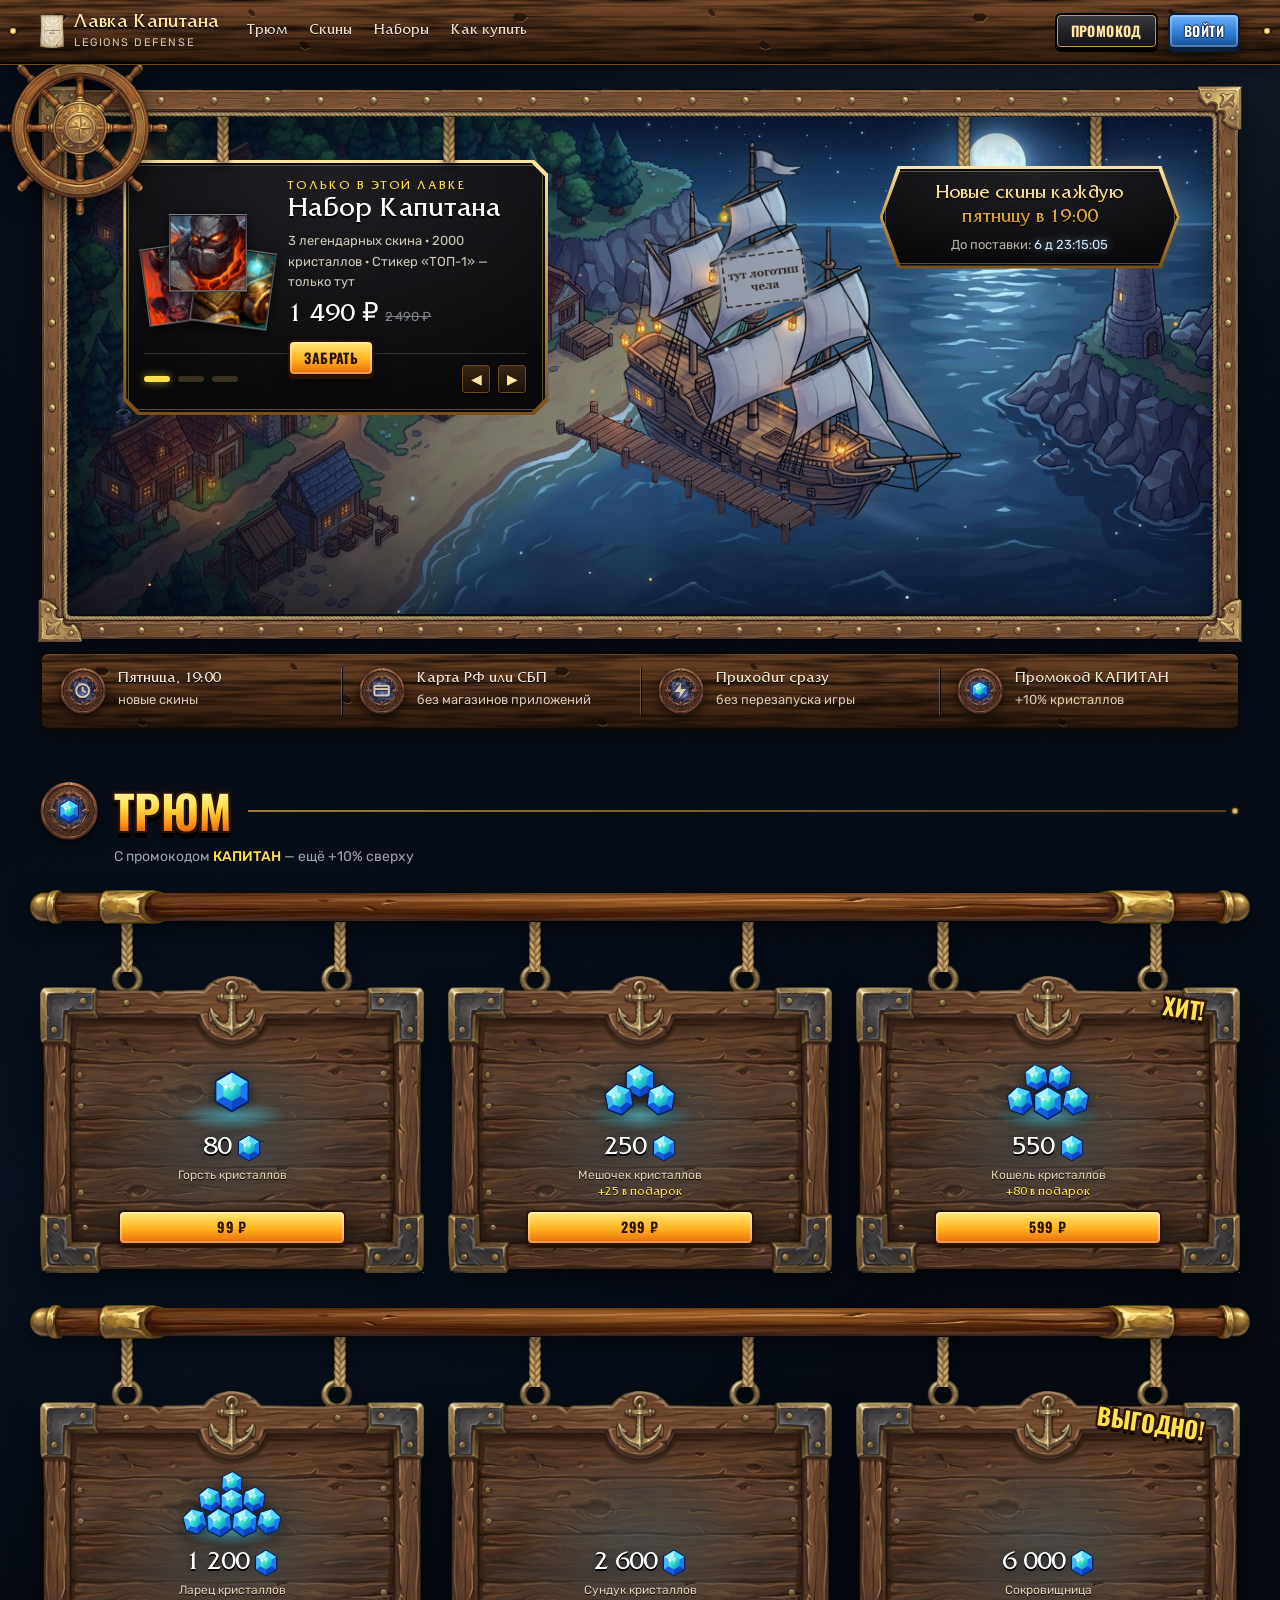
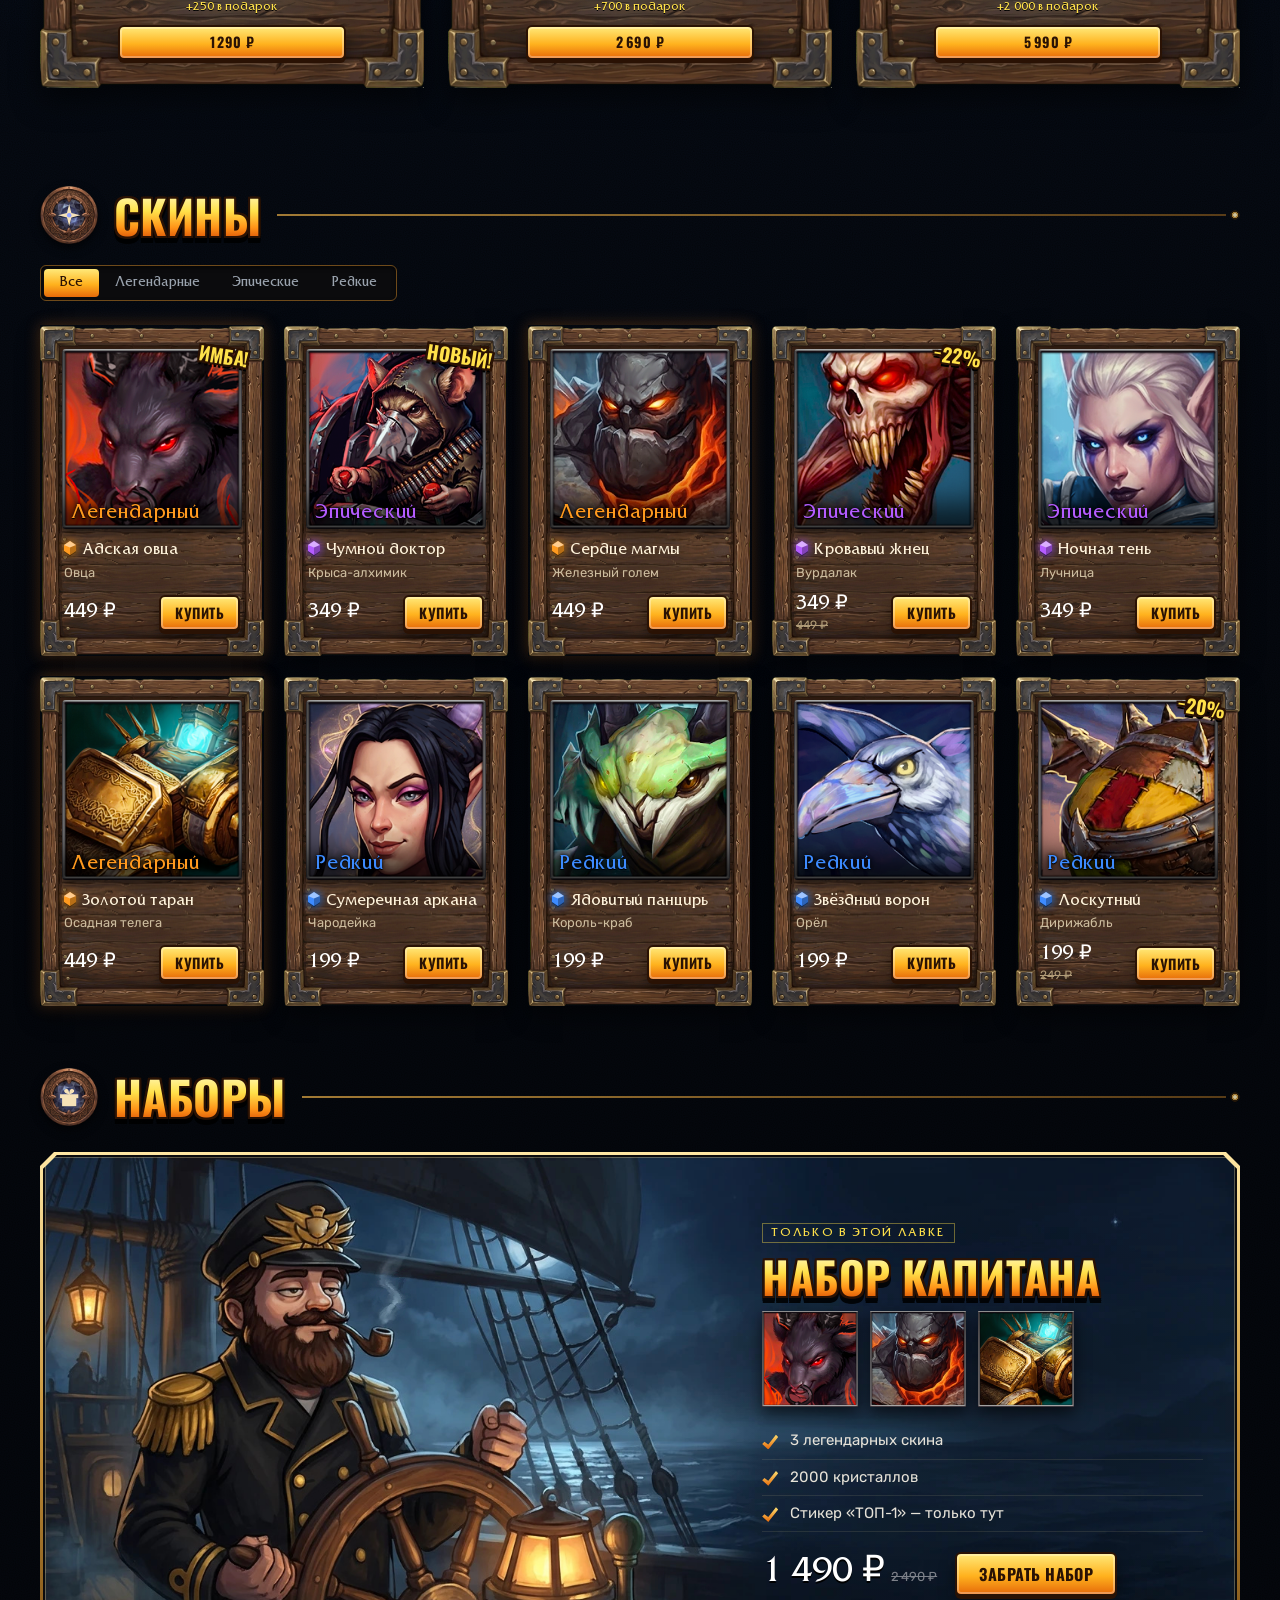
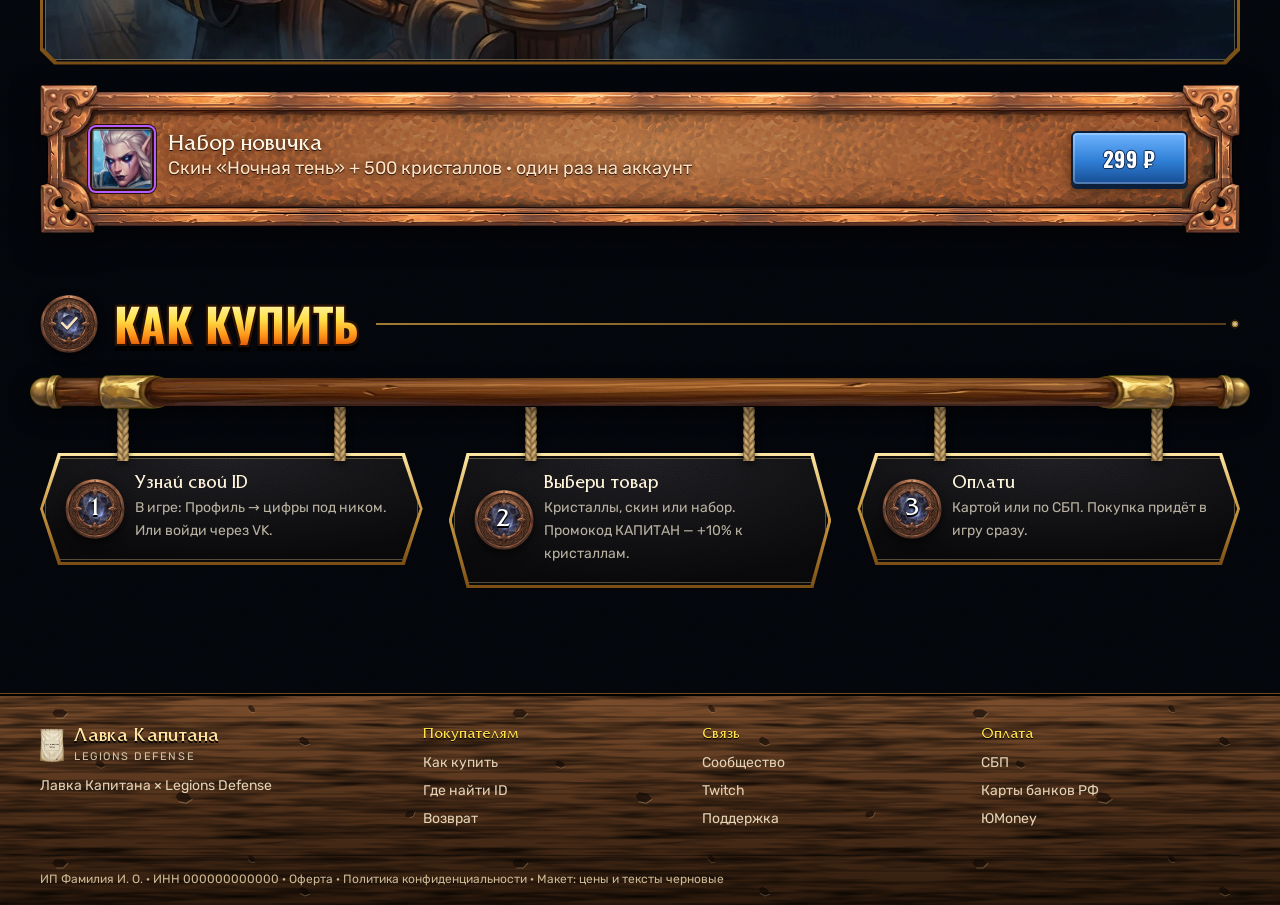
<file: w2/index.html>
<!doctype html><html lang="ru"><head><meta charset="utf-8"><meta name="viewport" content="width=device-width, initial-scale=1, viewport-fit=cover"><style>:root{color-scheme:light;padding:env(safe-area-inset-top) 0 env(safe-area-inset-bottom)}body{margin:0;font:14px system-ui}img{max-width:100%}[hidden]{display:none!important}</style></head><body><title>Лавка Капитана в гавани</title>
<link rel="preconnect" href="https://fonts.googleapis.com">
<link rel="preconnect" href="https://fonts.gstatic.com" crossorigin>
<link href="https://fonts.googleapis.com/css2?family=Caveat:wght@700&family=Oswald:wght@600;700&family=Rubik:wght@400;500;700&display=swap" rel="stylesheet">
<link rel="stylesheet" href="shared/friz.css">
<link rel="stylesheet" href="shared/tex.css">
<style>
:root { color-scheme: dark; }
/* Вариант по образцу 4.1 в морском стиле: корабельное дерево, латунь, канаты,
   чёрные таблички с золотом как «КАСТЫ СТРИМЫ ГАЙДЫ», надписи как на превью, ночная гавань */
:root {
  --bg: #05080e; --navy: #0b1626; --navy-2: #12243c;
  --wood-1: #74492a; --wood-2: #44281a; --wood-3: #1f1209;
  --brass-hi: #ffe7a3; --brass: #c9973f; --brass-lo: #6e4a1a; --brass-dark: #241606;
  --yel: #ffe14a; --org: #ff9418; --sea: #2f7fd6; --sea-2: #164c92; --lantern: #ffb347; --moon: #cfe6ff;
  --text: #e9e6de; --muted: #9aa3ae; --plate: #0e0e10;
  --rivets: radial-gradient(circle, #fff1c2 0 1.5px, #c9973f 2px 3px, #2a1a08 3.5px 4.5px, transparent 5px);
  --chips: url("data:image/svg+xml,%3Csvg xmlns='http://www.w3.org/2000/svg' width='460' height='150'%3E%3Cg transform='translate%2852 14%29 rotate%28-8%29 scale%281.0%29'%3E%3Cpath d='M0 4 3 0 11 1 15 5 10 9 3 8z' fill='%230d0603' fill-opacity='.55'/%3E%3Cpath d='M3 8.6 10 9.6 15.4 5.4' fill='none' stroke='%23ffd9a6' stroke-opacity='.28' stroke-width='1'/%3E%3Cpath d='M1 3.4 3.2 .6 10.6 1.4' fill='none' stroke='%23000' stroke-opacity='.35' stroke-width='.8'/%3E%3C/g%3E%3Cg transform='translate%28300 40%29 rotate%2820%29 scale%280.8%29'%3E%3Cpath d='M0 4 3 0 11 1 15 5 10 9 3 8z' fill='%230d0603' fill-opacity='.55'/%3E%3Cpath d='M3 8.6 10 9.6 15.4 5.4' fill='none' stroke='%23ffd9a6' stroke-opacity='.28' stroke-width='1'/%3E%3Cpath d='M1 3.4 3.2 .6 10.6 1.4' fill='none' stroke='%23000' stroke-opacity='.35' stroke-width='.8'/%3E%3C/g%3E%3Cg transform='translate%28176 96%29 rotate%284%29 scale%281.1%29'%3E%3Cpath d='M0 4 3 0 11 1 15 5 10 9 3 8z' fill='%230d0603' fill-opacity='.55'/%3E%3Cpath d='M3 8.6 10 9.6 15.4 5.4' fill='none' stroke='%23ffd9a6' stroke-opacity='.28' stroke-width='1'/%3E%3Cpath d='M1 3.4 3.2 .6 10.6 1.4' fill='none' stroke='%23000' stroke-opacity='.35' stroke-width='.8'/%3E%3C/g%3E%3Cg transform='translate%28404 118%29 rotate%28-30%29 scale%280.7%29'%3E%3Cpath d='M0 4 3 0 11 1 15 5 10 9 3 8z' fill='%230d0603' fill-opacity='.55'/%3E%3Cpath d='M3 8.6 10 9.6 15.4 5.4' fill='none' stroke='%23ffd9a6' stroke-opacity='.28' stroke-width='1'/%3E%3Cpath d='M1 3.4 3.2 .6 10.6 1.4' fill='none' stroke='%23000' stroke-opacity='.35' stroke-width='.8'/%3E%3C/g%3E%3Cg transform='translate%28250 8%29 rotate%2840%29 scale%280.6%29'%3E%3Cpath d='M0 4 3 0 11 1 15 5 10 9 3 8z' fill='%230d0603' fill-opacity='.55'/%3E%3Cpath d='M3 8.6 10 9.6 15.4 5.4' fill='none' stroke='%23ffd9a6' stroke-opacity='.28' stroke-width='1'/%3E%3Cpath d='M1 3.4 3.2 .6 10.6 1.4' fill='none' stroke='%23000' stroke-opacity='.35' stroke-width='.8'/%3E%3C/g%3E%3Cg transform='translate%2896 64%29 rotate%2815%29 scale%280.7%29'%3E%3Cpath d='M0 4 3 0 11 1 15 5 10 9 3 8z' fill='%230d0603' fill-opacity='.55'/%3E%3Cpath d='M3 8.6 10 9.6 15.4 5.4' fill='none' stroke='%23ffd9a6' stroke-opacity='.28' stroke-width='1'/%3E%3Cpath d='M1 3.4 3.2 .6 10.6 1.4' fill='none' stroke='%23000' stroke-opacity='.35' stroke-width='.8'/%3E%3C/g%3E%3C/svg%3E") 0 0 / 460px 150px;
  --wood: var(--chips), var(--grain), repeating-linear-gradient(0deg, rgba(0,0,0,.18) 0 2px, transparent 2px 11px), linear-gradient(180deg, #7a4d2c, #4f301a 55%, #2e1b0d);
  --hex: polygon(18px 0, calc(100% - 18px) 0, 100% 50%, calc(100% - 18px) 100%, 18px 100%, 0 50%);
  --cham: polygon(14px 0, calc(100% - 14px) 0, 100% 14px, 100% calc(100% - 14px), calc(100% - 14px) 100%, 14px 100%, 0 calc(100% - 14px), 0 14px);
}
* { box-sizing: border-box; }
html { scroll-behavior: smooth; overflow-x: clip; }
body { margin: 0; overflow-x: clip; color: var(--text); font: 15px/1.55 Rubik, system-ui, sans-serif;
  background: var(--noise), radial-gradient(900px 500px at 82% 0%, rgba(207,230,255,.09), transparent 70%), radial-gradient(1000px 600px at 15% 30%, rgba(47,127,214,.08), transparent 70%), linear-gradient(180deg, #0a1322, #05080e 60%); }
a { color: inherit; text-decoration: none; }
img { display: block; max-width: 100%; }
button { font-family: inherit; }
.wrap { max-width: 1240px; margin: 0 auto; padding: 0 20px; }
@media (prefers-reduced-motion: reduce) { *, *::before, *::after { animation: none !important; transition: none !important; } }

/* надписи как на превью канала */
.cap { font-family: Oswald, Impact, sans-serif; font-weight: 700; text-transform: uppercase; letter-spacing: .01em; line-height: .95;
  background: linear-gradient(180deg, #fff6b0 0%, var(--yel) 40%, var(--org) 78%, #e2600a 100%); -webkit-background-clip: text; background-clip: text; color: transparent;
  filter: drop-shadow(2px 0 0 #2a1204) drop-shadow(-2px 0 0 #2a1204) drop-shadow(0 2px 0 #2a1204) drop-shadow(0 -2px 0 #2a1204) drop-shadow(0 5px 0 rgba(0,0,0,.85)); }
.sticker { display: inline-block; font-family: Oswald, Impact, sans-serif; font-weight: 700; text-transform: uppercase; color: var(--yel);
  text-shadow: 2px 0 #2a1204, -2px 0 #2a1204, 0 2px #2a1204, 0 -2px #2a1204, 2px 2px #2a1204, -2px -2px #2a1204, 2px -2px #2a1204, -2px 2px #2a1204, 0 4px 0 #000; }
.goldtxt { font-family: Friz, Georgia, serif; background: linear-gradient(180deg, #fff3c4, #f2c14e 50%, #b47a1a); -webkit-background-clip: text; background-clip: text; color: transparent; filter: drop-shadow(0 2px 0 #000); }

/* кнопки: жёлто-оранжевая как надписи на превью, морская синяя, тёмная */
.btn { --c1: #ffe979; --c2: #ffb21e; --c3: #e66a0a; --fg: #2a1204; display: inline-flex; align-items: center; justify-content: center; gap: 8px; padding: 12px 22px; border-radius: 6px; cursor: pointer;
  font: 700 16px/1 Oswald, Impact, sans-serif; text-transform: uppercase; letter-spacing: .03em; color: var(--fg); border: 2px solid #2a1204;
  background: linear-gradient(180deg, var(--c1), var(--c2) 55%, var(--c3)); box-shadow: inset 0 0 0 2px rgba(255,255,255,.3), 0 3px 0 #2a1204, 0 8px 16px rgba(0,0,0,.45); transition: filter .15s, transform .1s; }
.btn:hover { filter: brightness(1.08); } .btn:active { transform: translateY(2px); box-shadow: inset 0 0 0 2px rgba(255,255,255,.3), 0 1px 0 #2a1204; }
.btn.sea { --c1: #6fb4ff; --c2: #2f7fd6; --c3: #164c92; --fg: #fff; text-shadow: 0 1px 0 #0b2a55, 1px 0 0 #0b2a55, -1px 0 0 #0b2a55, 0 -1px 0 #0b2a55; border-color: #0b1e3a; box-shadow: inset 0 0 0 2px rgba(255,255,255,.25), 0 3px 0 #0b1e3a, 0 8px 16px rgba(0,0,0,.45); }
.btn.dark { --c1: #3a3a40; --c2: #222226; --c3: #141416; --fg: var(--brass-hi); border-color: #000; box-shadow: inset 0 0 0 1px var(--brass), 0 3px 0 #000; }
.btn.sm { padding: 9px 14px; font-size: 14px; }
.btn.block { width: 100%; }
.btn.big { padding: 15px 30px; font-size: 21px; }

/* чёрная табличка с золотой каймой (шестиугольная и со срезанными углами) */
.hexplate, .plate { padding: 3px; background: linear-gradient(180deg, #ffe7a3, var(--brass) 50%, #7a4e14); filter: drop-shadow(0 10px 14px rgba(0,0,0,.55)); }
.hexplate { clip-path: var(--hex); } .plate { clip-path: var(--cham); }
.hexplate > .in, .plate > .in { background: var(--noise), radial-gradient(120% 140% at 50% 0%, #26262b, #0b0b0d 70%); box-shadow: inset 0 0 0 2px #0b0b0d, inset 0 0 0 3px rgba(255,231,163,.3); }
.hexplate > .in { clip-path: var(--hex); padding: 14px 30px; }
.plate > .in { clip-path: var(--cham); padding: 18px; }
.ropes { position: relative; }
.ropes > .rp { position: absolute; top: -42px; width: 12px; height: 50px; background: url(img/wb_rope_long.png) center bottom / 12px auto no-repeat; filter: drop-shadow(0 3px 3px rgba(0,0,0,.55)); z-index: 2; }
.ropes > .rp.l { left: 20%; } .ropes > .rp.r { right: 20%; }

/* ---------- шапка ---------- */
.top { position: sticky; top: 0; z-index: 30; background: var(--wood); border-bottom: 2px solid #000; box-shadow: 0 1px 0 var(--brass-lo), 0 8px 18px rgba(0,0,0,.45); }
.top::before, .top::after { content: ''; position: absolute; top: 50%; width: 10px; height: 10px; transform: translateY(-50%); background: var(--rivets) center / 10px no-repeat; }
.top::before { left: 8px; } .top::after { right: 8px; }
.top .wrap { display: flex; align-items: center; gap: 28px; height: 62px; }
.brand { display: flex; align-items: center; gap: 10px; }
.brand svg { filter: drop-shadow(0 3px 3px rgba(0,0,0,.6)); }
.brand b { display: block; font: 19px/1 Friz, serif; font-weight: 400; color: var(--brass-hi); text-shadow: 0 2px 0 #000; }
.brand small { display: block; margin-top: 3px; font: 11px Rubik, sans-serif; letter-spacing: .14em; text-transform: uppercase; color: #d3c3a6; }
.menu { display: flex; gap: 22px; }
.menu a { position: relative; padding: 6px 0; font: 15px Friz, serif; color: #f0e2c6; text-shadow: 0 1px 0 #000; }
.menu a::after { content: ''; position: absolute; left: 0; right: 0; bottom: 0; height: 2px; background: var(--yel); transform: scaleX(0); transition: transform .2s; }
.menu a:hover::after { transform: scaleX(1); }
.top .right { margin-left: auto; display: flex; gap: 10px; align-items: center; }

/* ---------- баннер: деревянная рама, ночная гавань ---------- */
.frame { position: relative; margin: 50px 26px 0; }
.frame::after { content: ''; position: absolute; inset: -28px; z-index: 4; pointer-events: none; border: 44px solid transparent; border-image: url(img/wb_frame_t.png) 150 / 44px round;
  filter: drop-shadow(0 12px 18px rgba(0,0,0,.55)); }
.hero { position: relative; height: 500px; overflow: hidden; background: #0a1a2e; box-shadow: inset 0 0 70px rgba(0,0,0,.5); }
/* сцена с пропорциями картинки, растянута как cover: вода, корабль и причал стоят на своих местах */
.hero > .scene { position: absolute; z-index: 0; left: var(--sx, 0); top: var(--sy, 0); width: var(--sw, 100%); height: var(--sh, 100%); background: url(img/wb_bg_harbor2.jpg) 0 0 / 100% 100%; }
.scene > * { position: absolute; }
#sea { inset: 0; width: 100%; height: 100%; }   /* маска моря накладывается в самом canvas — CSS-маска-картинка не работает из папки (file://) */
.scene .ship { left: 48.23%; top: 5.65%; width: 29%; transform-origin: 42% 85%; animation: bob 8s ease-in-out infinite;
  -webkit-mask: linear-gradient(200deg, #000 81.5%, transparent 84.5%); mask: linear-gradient(200deg, #000 81.5%, transparent 84.5%); filter: drop-shadow(0 0 16px rgba(255,180,90,.12)); }
@keyframes bob { 0%, 100% { transform: translateY(0) rotate(-.7deg); } 50% { transform: translateY(.9%) rotate(.6deg); } }
.scene .wake { left: 64.7%; top: 78.4%; width: 12%; height: 4%; transform: rotate(20deg); border-radius: 50%; background: radial-gradient(closest-side, rgba(170,210,255,.22), transparent); filter: blur(3px); animation: wake 8s ease-in-out infinite; }
@keyframes wake { 50% { opacity: .5; transform: rotate(20deg) scaleX(1.05); } }
/* причал (подправленный вручную, без фонаря) — 350×222 в точке 678,359 картинки 1584×672; ниже настила видны окошки корабля */
.scene .pier { left: 42.803%; top: 53.423%; width: 22.096%; }
.hero::before { content: ''; position: absolute; inset: 0; z-index: 1; background: linear-gradient(90deg, rgba(3,6,14,.45), transparent 45%), linear-gradient(0deg, rgba(3,6,14,.35), transparent 30%); pointer-events: none; }
.hero > * { position: absolute; z-index: 2; }
#flies { inset: 0; width: 100%; height: 100%; z-index: 1 !important; pointer-events: none; }
.wheel { position: absolute; left: -74px; top: -74px; width: 176px; height: 176px; z-index: 6; pointer-events: none; filter: drop-shadow(0 8px 10px rgba(0,0,0,.65)); animation: spin 60s linear infinite; }
@keyframes spin { to { transform: rotate(360deg); } }

/* витрина-карусель на табличке */
.hplaque { left: 5%; top: 0; width: 425px; }
.hplaque .ropes { position: absolute; inset: 0; }
.hplaque .rp { position: absolute; top: -6px; width: 12px; height: 54px; background: url(img/wb_rope_long.png) center bottom / 12px auto no-repeat; filter: drop-shadow(0 3px 3px rgba(0,0,0,.55)); }
.hplaque .rp.l { left: 22%; } .hplaque .rp.r { right: 22%; }
.hplaque .plate { margin-top: 46px; }
.slides { position: relative; min-height: 160px; }
.slide { position: absolute; inset: 0; display: grid; grid-template-columns: 128px 1fr; gap: 16px; align-items: center; opacity: 0; transform: translateX(16px); transition: opacity .5s, transform .5s; pointer-events: none; }
.slide.on { opacity: 1; transform: none; pointer-events: auto; }
.slide .pic { display: grid; place-items: center; height: 128px; position: relative; }
.slide .pic img { width: 128px; height: 128px; filter: drop-shadow(0 6px 10px rgba(0,0,0,.6)) drop-shadow(0 0 14px rgba(255,160,60,.25)); }
.slide .pic .trio { position: relative; width: 128px; height: 128px; }
.slide .pic .trio img { position: absolute; width: 78px; height: 78px; filter: drop-shadow(0 4px 6px rgba(0,0,0,.7)); }
.slide .pic .trio img:nth-child(1) { left: 0; top: 30px; transform: rotate(-8deg); } .slide .pic .trio img:nth-child(2) { left: 25px; top: 0; z-index: 1; } .slide .pic .trio img:nth-child(3) { left: 50px; top: 34px; transform: rotate(8deg); }
.slide .pic .pile { width: 140px; height: 100px; filter: drop-shadow(0 0 14px rgba(95,200,255,.45)); }
.slide .pic .sticker { position: absolute; top: -10px; left: -14px; transform: rotate(-10deg); font-size: 22px; z-index: 2; }
.slide .k { font: 12px Friz, serif; letter-spacing: .16em; text-transform: uppercase; color: var(--yel); }
.slide h2 { margin: 4px 0 6px; font: 28px/1.05 Friz, serif; font-weight: 400; color: #fff; text-shadow: 0 2px 0 #000; }
.slide p { margin: 0 0 10px; font-size: 13px; color: #cfc8b8; }
.slide .row { display: flex; align-items: center; gap: 12px; flex-wrap: wrap; }
.price { font: 26px/1 Friz, serif; color: #fff; text-shadow: 0 2px 0 #000; }
.price s { font: 13px Rubik, sans-serif; color: #7d8189; text-shadow: none; margin-left: 6px; }
.cnav { display: flex; align-items: center; justify-content: space-between; margin-top: 12px; padding-top: 10px; border-top: 1px solid rgba(255,231,163,.18); }
.dots { display: flex; gap: 8px; }
.dots button { width: 26px; height: 6px; padding: 0; border: 0; border-radius: 3px; background: #3a3220; cursor: pointer; }
.dots button.on { background: var(--yel); box-shadow: 0 0 8px rgba(255,225,74,.6); }
.arrows { display: flex; gap: 6px; }
.arrows button { width: 30px; height: 30px; border-radius: 4px; border: 1px solid #000; background: linear-gradient(#3a2614, #1a1008); box-shadow: inset 0 0 0 1px var(--brass-lo); color: var(--brass-hi); cursor: pointer; font-size: 14px; }

/* расписание и отсчёт */
.sched { right: 3%; top: 0; width: 300px; }
.sched .rp { position: absolute; top: -6px; width: 12px; height: 60px; background: url(img/wb_rope_long.png) center bottom / 12px auto no-repeat; filter: drop-shadow(0 3px 3px rgba(0,0,0,.55)); }
.sched .rp.l { left: 26%; } .sched .rp.r { right: 26%; }
.sched .hexplate { margin-top: 52px; text-align: center; }
.sched b { display: block; font: 19px/1.25 Friz, serif; font-weight: 400; }
.sched small { display: block; margin-top: 6px; font: 13px Rubik, sans-serif; color: #b9b2a2; }
.sched small i { font-style: normal; color: var(--moon); text-shadow: 0 0 10px rgba(207,230,255,.6); }

/* полоса со служебной информацией */
.strip { display: grid; grid-template-columns: repeat(4, 1fr); margin-top: 38px; border-radius: 8px; overflow: hidden; background: var(--wood); border: 2px solid #0b0806; box-shadow: inset 0 1px 0 rgba(255,220,170,.2), 0 8px 18px rgba(0,0,0,.35); }
.strip > div { display: flex; align-items: center; gap: 12px; padding: 14px 18px; position: relative; }
.strip > div + div::before { content: ''; position: absolute; left: 0; top: 18%; bottom: 18%; width: 1px; background: rgba(255,220,170,.25); box-shadow: 1px 0 0 #0b0806; }
.coin { flex: 0 0 46px; width: 46px; height: 46px; display: grid; place-items: center; background: url(img/wb_medallion.png) center / contain no-repeat; color: #f6e2b8; filter: drop-shadow(0 4px 5px rgba(0,0,0,.6)); }
.coin svg, .coin img { width: 42%; height: 42%; filter: drop-shadow(0 0 4px rgba(130,150,255,.85)) drop-shadow(0 1px 0 #000); }
.strip b { display: block; font: 15px/1.2 Friz, serif; font-weight: 400; color: #fff4dc; text-shadow: 0 1px 0 #000; }
.strip span { font-size: 13px; color: #d9c9ad; }

/* ---------- секции ---------- */
section { padding: 52px 0 10px; scroll-margin-top: 80px; }
.sh { display: flex; align-items: center; gap: 16px; margin-bottom: 26px; flex-wrap: wrap; }
.sh .coin { flex-basis: 58px; width: 58px; height: 58px; }
.sh h2 { margin: 0; font-size: clamp(32px, 4vw, 46px); }
.sh .line { flex: 1; min-width: 40px; height: 10px; background: var(--rivets) right center / 10px no-repeat, linear-gradient(90deg, var(--brass), var(--brass-lo)) left center / calc(100% - 14px) 2px no-repeat; opacity: .8; }
.sh .note { width: 100%; margin: -10px 0 0 74px; color: var(--muted); font-size: 14px; }
.sh .note b { color: var(--yel); font-weight: 500; }

/* трюм: таблички на реях */
.yard { position: relative; padding-top: 30px; margin-bottom: 36px; }
.yard::before { content: ''; position: absolute; left: -10px; right: -10px; top: -4px; height: 34px; z-index: 3; border-style: solid; border-width: 0 90px; border-color: transparent;
  border-image: url(img/wb_beam.png) 0 230 fill / 0 90px stretch; filter: drop-shadow(0 8px 10px rgba(0,0,0,.5)); }
.packs { display: grid; grid-template-columns: repeat(3, 1fr); gap: 24px; }
.pack { margin-top: 40px; }
.pack .rp.l { left: calc(22.6% - 6px); } .pack .rp.r { right: calc(21.8% - 6px); }
.board { position: relative; aspect-ratio: 900 / 725; container-type: inline-size; display: flex; flex-direction: column; align-items: center; text-align: center; padding: 17% 11% 7.5%;
  background: url(img/wb_plaque.png) center / 100% 100%; filter: drop-shadow(0 12px 14px rgba(0,0,0,.55)); }
.board::before { content: ''; position: absolute; inset: 22% 14% 12%; background: radial-gradient(closest-side, rgba(95,200,255,.16), transparent); pointer-events: none; }
.pack .art { position: relative; height: 27cqw; display: grid; place-items: center; margin-top: auto; }
.pack .pile { width: 40cqw; height: 27cqw; filter: drop-shadow(0 6px 8px rgba(0,0,0,.6)); }
.pack .pack-chest { width: 24cqw; filter: drop-shadow(0 6px 8px rgba(0,0,0,.6)) drop-shadow(0 0 18px rgba(95,200,255,.25)); }
.pack .amt { position: relative; display: flex; align-items: center; justify-content: center; gap: 2cqw; margin-top: 1cqw; font: 8.6cqw/1 Friz, serif; color: #fff; text-shadow: 0 2px 0 #000, 0 0 10px rgba(0,0,0,.6); }
.pack .amt img { width: 6cqw; height: 6cqw; }
.pack .nm { position: relative; margin-top: 1.2cqw; font-size: max(12px, 3.5cqw); color: #e2d2b4; text-shadow: 0 1px 0 #000; }
.pack .bonus { position: relative; min-height: 5.4cqw; font: max(12px, 3.9cqw)/1.35 Friz, serif; color: var(--yel); text-shadow: 0 1px 0 #000; }
.pack .btn { position: relative; margin-top: 3cqw; width: 76%; padding: 2.8cqw 10px; font-size: max(14px, 4.4cqw); }
.pack .sticker { position: absolute; top: 8.5%; right: 9%; transform: rotate(8deg); font-size: max(23px, 7.8cqw); z-index: 2; }

/* скины */
.tabs { display: inline-flex; padding: 3px; margin: -8px 0 24px; border-radius: 6px; background: #0b0b0d; border: 1px solid var(--brass-lo); box-shadow: inset 0 2px 4px rgba(0,0,0,.6); }
.tabs button { padding: 8px 16px; border: 0; border-radius: 4px; background: none; cursor: pointer; font: 14px Friz, serif; color: var(--muted); }
.tabs button:hover { color: var(--brass-hi); }
.tabs button.on { color: #2a1204; background: linear-gradient(180deg, #ffe979, #ffb21e 55%, #e66a0a); }
.skins { display: grid; grid-template-columns: repeat(5, 1fr); gap: 20px; }
/* деревянная табличка как у кристаллов (без якоря): по ширине доски целые, по высоте повторяются по щелям (картинка 900×672, масштаб 0.27) */
.skin { position: relative; padding: 0 1px 2px; border: solid transparent; border-width: 24px 21px 22px;
  border-image: url(img/wb_card_wood.png) 181 140 165 140 fill / 48.9px 37.8px 44.6px 37.8px stretch round; box-shadow: 0 10px 22px rgba(0,0,0,.45); transition: transform .2s, box-shadow .2s; }
.skin:hover { transform: translateY(-4px); box-shadow: 0 14px 28px rgba(0,0,0,.5), 0 0 22px color-mix(in srgb, var(--rc) 45%, transparent); }
.skin .pic { position: relative; border-radius: 4px; overflow: hidden; box-shadow: 0 4px 10px rgba(0,0,0,.55); }
.skin .pic::after { content: ''; position: absolute; inset: 0; box-shadow: inset 0 -40px 30px -14px rgba(0,0,0,.7); }
.skin .rar { position: absolute; left: 9px; bottom: 6px; z-index: 1; font: 20px Friz, serif; letter-spacing: .04em; color: var(--rc); text-shadow: 0 1px 0 #000, 0 0 3px #000, 0 0 8px #000; }
.skin .sticker { position: absolute; z-index: 3; top: -8px; right: -6px; transform: rotate(9deg); font-size: 19px; }
.skin .nm { margin: 12px 2px 0; font: 16px/1.2 Friz, serif; color: #fff4dc; }
.skin .nm .rg { width: 12px; height: 14px; margin-right: 6px; vertical-align: -1px; color: var(--rc); filter: drop-shadow(0 0 4px var(--rc)) drop-shadow(0 1px 0 #000); }
/* легендарные: тёплое свечение дышит, по картинке время от времени пробегает блик */
.skin[data-r="legendary"] { box-shadow: 0 10px 22px rgba(0,0,0,.45), 0 0 14px rgba(255,140,40,.28); animation: legglow 3.2s ease-in-out infinite alternate; }
@keyframes legglow { to { box-shadow: 0 10px 22px rgba(0,0,0,.45), 0 0 30px rgba(255,165,60,.6); } }
.skin[data-r="legendary"] .pic::before { content: ''; position: absolute; inset: -20% -60%; z-index: 2; pointer-events: none; mix-blend-mode: screen;
  background: linear-gradient(105deg, transparent 41%, rgba(255,226,160,.45) 48%, rgba(255,250,235,.85) 50%, rgba(255,226,160,.45) 52%, transparent 59%);
  transform: translateX(-60%); animation: shine 5.5s ease-in-out infinite; animation-delay: var(--d, 0s); }
@keyframes shine { 0%, 58% { transform: translateX(-60%); } 82%, 100% { transform: translateX(60%); } }
@media (prefers-reduced-motion: reduce) { .skin[data-r="legendary"], .skin[data-r="legendary"] .pic::before { animation: none; } }
.skin .un { margin: 2px 2px 12px; font-size: 13px; color: #cdbd9f; }
.skin .buy { display: flex; align-items: center; justify-content: space-between; gap: 8px; padding: 0 2px; }
.skin .p { font: 20px/1 Friz, serif; color: #fff; }
.skin .p s { display: block; margin-top: 3px; font: 12px Rubik, sans-serif; color: #b19c78; }

/* набор капитана */
.bundle-wrap > .in { display: grid; grid-template-columns: 62% 1fr; align-items: center; aspect-ratio: 1584 / 672; padding: 28px 34px 28px 0;
  background: radial-gradient(34% 62% at 81% 52%, rgba(5,8,14,.4), transparent 75%), url(img/wb_captain.jpg) center / cover; }
.bundle-wrap .bundle-info { grid-column: 2; }
.bundle-wrap > .in { position: relative; }
/* дым из трубки: кусок той же картинки над струйкой колышется (SVG-фильтр), сверху поднимаются клубы.
   Коробка = область дыма на картинке (x 425..500, y 125..226 из 1584×672) */
.smoke { position: absolute; left: 26.83%; top: 18.6%; width: 4.73%; height: 15.03%; pointer-events: none; }
.smoke .warp { position: absolute; inset: 0; background: url(img/wb_captain.jpg) 28.164% 21.891% / 2112% 665.35%; filter: url(#smokeWarp);
  -webkit-mask: radial-gradient(50% 50% at 50% 56%, #000 55%, transparent 100%); mask: radial-gradient(50% 50% at 50% 56%, #000 55%, transparent 100%); }
.smoke b { position: absolute; left: 36%; top: 96%; width: 26%; aspect-ratio: 1 / 1.25; border-radius: 50%; opacity: 0;
  background: radial-gradient(closest-side, rgba(214,222,236,.6), rgba(214,222,236,0)); filter: blur(2px); animation: puff 6s ease-out infinite; }
.smoke b:nth-of-type(2) { animation-delay: 2s; } .smoke b:nth-of-type(3) { animation-delay: 4s; }
@keyframes puff {
  0% { opacity: 0; transform: translate(-50%, 0) scale(.5); }
  15% { opacity: .5; }
  45% { transform: translate(-30%, -230%) scale(1.25); }
  75% { opacity: .2; transform: translate(-65%, -380%) scale(1.8); }
  100% { opacity: 0; transform: translate(-40%, -480%) scale(2.3); } }
@media (prefers-reduced-motion: reduce) { .smoke { display: none; } }
.bundle-wrap .excl { display: inline-block; font: 12px Friz, serif; letter-spacing: .14em; text-transform: uppercase; color: var(--yel); border: 1px solid rgba(255,225,74,.4); padding: 4px 9px 3px; }
.bundle-wrap h3 { margin: 12px 0 14px; font-size: 44px; }
.bundle-wrap .pics { display: flex; gap: 12px; margin-bottom: 16px; }
.bundle-wrap .pics img { width: 96px; height: 96px; filter: drop-shadow(0 6px 8px rgba(0,0,0,.6)); }
.bundle-wrap ul { list-style: none; margin: 0 0 20px; padding: 0; }
.bundle-wrap li { position: relative; padding: 6px 0 6px 28px; color: #e6e2d8; border-bottom: 1px solid rgba(255,231,163,.1); }
.bundle-wrap li::before { content: ''; position: absolute; left: 0; top: 10px; width: 16px; height: 16px; background: linear-gradient(#ffe979, #e66a0a); clip-path: polygon(14% 52%, 0 66%, 38% 100%, 100% 22%, 86% 8%, 38% 70%); }
.bundle-wrap .row { display: flex; align-items: center; gap: 18px; flex-wrap: wrap; }
.newbie { position: relative; margin-top: 20px; display: flex; align-items: center; box-sizing: border-box; min-height: 148px; border: solid transparent; border-width: 30px 40px;
  border-image: url(img/wb_copper_t.png) 262 265 250 265 fill / 57.6px 58.3px 55px 58.3px round; filter: drop-shadow(0 10px 14px rgba(0,0,0,.5)); }
.newbie::before { content: ''; position: absolute; inset: -18px -26px; background: radial-gradient(48% 75% at 50% 42%, rgba(255,186,110,.26), transparent 72%); mix-blend-mode: screen; pointer-events: none; }
.newbie > .in { position: relative; flex: 1; display: flex; align-items: center; gap: 16px; padding: 0 12px; }
.newbie img { width: 60px; height: 60px; border-radius: 4px; box-shadow: 0 0 0 2px #2a1206, 0 0 0 4px #b45cff, 0 0 0 5px #2a1206; }
.newbie div { flex: 1; } .newbie b { display: block; font: 22px Friz, serif; font-weight: 400; color: #fff4e2; text-shadow: 0 1px 0 #2a1206, 0 0 8px rgba(42,18,6,.8); }
.newbie span { color: #ffe3c4; font-size: 18px; text-shadow: 0 1px 0 #2a1206, 0 0 6px rgba(42,18,6,.9); }

/* как купить */
.steps { display: grid; grid-template-columns: repeat(3, 1fr); gap: 26px; }
.step { margin-top: 44px; }
.step .rp { top: -46px; height: 54px; }
.step .hexplate > .in { padding: 20px 26px 20px 92px; min-height: 104px; position: relative; text-align: left; }
.step .coin { position: absolute; left: 22px; top: 50%; transform: translateY(-50%); width: 60px; height: 60px; font: 26px/1 Friz, serif; color: #fff; text-shadow: 0 0 2px #000, 0 0 5px #000, 0 2px 0 #000, 0 0 14px rgba(150,170,255,.9); }
.step b { display: block; font: 18px Friz, serif; font-weight: 400; color: #fff4dc; margin-bottom: 4px; }
.step span { font-size: 14px; color: #b9b2a2; }

footer { margin-top: 60px; background: var(--wood); border-top: 2px solid #000; box-shadow: 0 -1px 0 var(--brass-lo); }
footer .wrap { display: grid; grid-template-columns: 1.4fr 1fr 1fr 1fr; gap: 20px; padding: 32px 20px 16px; }
footer h5 { margin: 0 0 10px; font: 15px Friz, serif; font-weight: 400; color: var(--yel); text-shadow: 0 1px 0 #000; }
footer a, footer p { display: block; margin: 0 0 6px; font-size: 14px; color: #e3d3b6; }
footer a:hover { color: #fff; }
.legal { grid-column: 1 / -1; padding-top: 14px; border-top: 1px solid rgba(0,0,0,.35); font-size: 12px; color: #cdb995; }

/* ---------- окно покупки ---------- */
.co-overlay { position: fixed; inset: 0; z-index: 100; display: grid; place-items: center; padding: 16px; background: rgba(3,6,12,.78); opacity: 0; transition: opacity .2s; }
.co-overlay.open { opacity: 1; }
.co-modal { position: relative; width: min(460px, 100%); max-height: calc(100vh - 32px); overflow: auto; padding: 22px; clip-path: var(--cham);
  background: var(--noise), radial-gradient(120% 120% at 50% 0%, #26262b, #0b0b0d 70%); box-shadow: inset 0 0 0 3px var(--brass), inset 0 0 0 5px #0b0b0d, inset 0 0 0 6px rgba(255,231,163,.25); }
.co-title { margin: 0 0 16px; text-align: center; font: 700 26px Oswald, sans-serif; text-transform: uppercase; color: var(--yel); text-shadow: 0 2px 0 #2a1204, 2px 0 0 #2a1204, -2px 0 0 #2a1204, 0 -2px 0 #2a1204; }
.co-close { position: absolute; right: 14px; top: 12px; z-index: 2; width: 34px; height: 34px; border-radius: 50%; border: 0; cursor: pointer; font-size: 22px; color: var(--brass-hi); background: rgba(255,255,255,.06); }
.co-item { display: flex; align-items: center; gap: 12px; padding: 10px; border-radius: 4px; background: rgba(255,255,255,.04); border: 1px solid rgba(255,231,163,.15); margin-bottom: 12px; }
.co-thumb { flex: 0 0 64px; height: 64px; display: grid; place-items: center; }
.co-art { width: 64px; height: 64px; border-radius: 4px; object-fit: cover; }
.co-meta { flex: 1; } .co-name { font: 17px Friz, serif; color: #fff4dc; } .co-sub { color: var(--muted); font-size: 13px; }
.co-price { font: 20px Friz, serif; color: var(--yel); white-space: nowrap; }
.co-label { display: block; margin: 10px 0 6px; font: 14px Friz, serif; color: var(--brass-hi); }
.co-input { display: block; width: 100%; margin-top: 6px; padding: 11px 12px; border-radius: 4px; border: 1px solid var(--brass-lo); background: #050506; color: #fff; font: 15px Rubik, sans-serif; }
.co-input:focus { outline: none; border-color: var(--yel); }
.co-hint { color: #8f939a; font-size: 12px; margin-top: 4px; }
.co-row { display: flex; gap: 8px; } .co-row .co-input { margin: 0; }
.co-apply { flex: 0 0 auto; padding: 0 14px; border-radius: 4px; border: 2px solid #0b1e3a; cursor: pointer; font: 700 13px Oswald, sans-serif; text-transform: uppercase; color: #fff; background: linear-gradient(#6fb4ff, #2f7fd6 55%, #164c92); }
.co-promo-msg { min-height: 18px; font-size: 13px; margin-top: 4px; color: #8fe08a; } .co-promo-msg[data-ok="0"] { color: #ff8a7a; }
.co-pay { display: flex; gap: 8px; flex-wrap: wrap; }
.co-method input { position: absolute; opacity: 0; }
.co-method span { display: inline-block; padding: 9px 12px; border-radius: 4px; cursor: pointer; background: #141416; border: 1px solid #3b3a36; font-size: 14px; }
.co-method input:checked + span { border-color: var(--yel); color: var(--yel); box-shadow: 0 0 0 1px var(--yel); }
.co-method input:focus-visible + span { outline: 2px solid #fff; }
.co-buy { width: 100%; margin-top: 18px; padding: 15px; border-radius: 6px; cursor: pointer; font: 700 18px/1 Oswald, sans-serif; text-transform: uppercase; color: #2a1204; border: 2px solid #2a1204;
  background: linear-gradient(180deg, #ffe979, #ffb21e 55%, #e66a0a); box-shadow: inset 0 0 0 2px rgba(255,255,255,.3), 0 3px 0 #2a1204; }
.co-fine { margin-top: 10px; color: #8a8e95; font-size: 12px; text-align: center; }
.toast { position: fixed; left: 50%; bottom: 24px; z-index: 200; transform: translate(-50%, 30px); opacity: 0; transition: .25s; pointer-events: none;
  padding: 12px 26px; clip-path: var(--hex); background: #0b0b0d; box-shadow: inset 0 0 0 1px var(--brass); font: 15px Friz, serif; color: var(--brass-hi); }
.toast.show { opacity: 1; transform: translate(-50%, 0); }

/* ---------- адаптив ---------- */
@media (max-width: 1100px) {
  .menu { display: none; }
  .hplaque { left: 3%; width: 390px; } .slide { grid-template-columns: 104px 1fr; } .slide .pic img { width: 104px; height: 104px; }
  .sched { right: 2%; width: 250px; } .sched b { font-size: 16px; }
  .strip { grid-template-columns: repeat(2, 1fr); }
  .strip > div:nth-child(3)::before { display: none; }
  .strip > div:nth-child(n+3) { border-top: 1px solid rgba(255,220,170,.18); }
  .skins { grid-template-columns: repeat(4, 1fr); }
  .bundle-wrap > .in { grid-template-columns: 56% 1fr; } .bundle-wrap h3 { font-size: 36px; } .bundle-wrap .pics img { width: 80px; height: 80px; }
}
@media (max-width: 860px) {
  .hero { height: auto; display: flex; flex-direction: column; align-items: center; padding: 0 16px 26px; }
  .hero > * { position: relative; }
  .hero > .scene, .hero > #flies { position: absolute; }
  .hplaque { margin-top: 230px; }   /* окно между табличками — в нём парус с логотипом */
  .steps .step { margin-top: 60px; }
  .steps .step + .step::before { content: ''; position: absolute; left: -10px; right: -10px; top: -66px; height: 30px; border-style: solid; border-width: 0 80px; border-color: transparent;
    border-image: url(img/wb_beam.png) 0 230 fill / 0 80px stretch; filter: drop-shadow(0 6px 8px rgba(0,0,0,.5)); }
  .step .rp { top: -52px; height: 58px; }
  .wheel { width: 120px; height: 120px; left: -50px; top: -50px; }
  .sched { right: auto; width: min(320px, 100%); order: 1; } .sched .hexplate { margin-top: 46px; }
  .hplaque { left: auto; width: min(450px, 100%); order: 3; } .hplaque .plate { margin-top: 40px; }
  .slides { min-height: 180px; }
  .packs { grid-template-columns: repeat(2, 1fr); }
  .skins { grid-template-columns: repeat(3, 1fr); }
  .bundle-wrap > .in { grid-template-columns: 1fr; justify-items: center; text-align: center; aspect-ratio: auto; padding: 300px 24px 28px;
    background: linear-gradient(180deg, rgba(11,11,13,0) 170px, #0b0b0d 330px), url(img/wb_captain.jpg) 0 0 / auto 340px no-repeat, #0b0b0d; }
  .bundle-wrap .bundle-info { grid-column: 1; }
  .smoke { left: 215.1px; top: 63.2px; width: 38px; height: 51.1px; } .smoke .warp { background-size: 801.4px 340px; background-position: -215.1px -63.2px; }
  .bundle-wrap .pics, .bundle-wrap .row { justify-content: center; } .bundle-wrap ul { text-align: left; }
  .steps { grid-template-columns: 1fr; }
  footer .wrap { grid-template-columns: 1fr 1fr; }
}
@media (max-width: 560px) {
  .wrap { padding: 0 16px; }
  .top .wrap { gap: 10px; } .brand small { display: none; }
  .frame { margin: 40px 18px 0; }
  .frame::after { inset: -19px; border-width: 30px; border-image-width: 30px; }
  .slide { grid-template-columns: 1fr; text-align: center; justify-items: center; gap: 10px; }
  .slide .row { justify-content: center; }
  .slides { min-height: 340px; }
  .hplaque .plate > .in { padding: 16px 12px; }
  .strip { grid-template-columns: 1fr; } .strip > div::before { display: none; } .strip > div + div { border-top: 1px solid rgba(255,220,170,.18); }
  .packs { grid-template-columns: 1fr; max-width: 380px; margin: 0 auto; }
  .bundle-wrap > .in { padding: 270px 16px 22px; background-size: auto, auto 300px, auto; }
  .smoke { left: 189.7px; top: 55.8px; width: 33.5px; height: 45.1px; } .smoke .warp { background-size: 707.1px 300px; background-position: -189.7px -55.8px; }
  .newbie { min-height: 108px; border-width: 22px 28px; border-image-width: 42px 42.4px 40px 42.4px; } .newbie > .in { flex-wrap: wrap; justify-content: center; text-align: center; padding: 8px 0; }
  .newbie > .in > div { order: 3; flex-basis: 100%; } .newbie > .in > button { order: 2; }
  .tabs { display: flex; flex-wrap: wrap; }
  .skins { grid-template-columns: repeat(2, 1fr); gap: 12px; }
  .skin .buy { flex-direction: column; align-items: stretch; text-align: center; }
  .bundle-wrap .pics img { width: 76px; height: 76px; } .bundle-wrap h3 { font-size: 34px; }
  .skin .rar { font-size: 16px; left: 7px; }
  .skin { border-width: 18px 15px 17px; border-image-width: 36.2px 28px 33px 28px; }
  .step .hexplate > .in { padding-left: 84px; }
  footer .wrap { grid-template-columns: 1fr; }
}
</style>
<svg width="0" height="0" style="position:absolute" aria-hidden="true">
  <filter id="smokeWarp" x="-10%" y="-10%" width="120%" height="120%">
    <feTurbulence type="fractalNoise" baseFrequency="0.035 0.09" numOctaves="2" seed="4" result="n">
      <animate attributeName="baseFrequency" dur="10s" values="0.035 0.09;0.042 0.115;0.03 0.1;0.035 0.09" repeatCount="indefinite"/>
    </feTurbulence>
    <feDisplacementMap in="SourceGraphic" in2="n" scale="6" xChannelSelector="R" yChannelSelector="G"/>
  </filter>
  <symbol id="compass" viewBox="0 0 24 24"><path d="M12 1l2.2 8.8L23 12l-8.8 2.2L12 23l-2.2-8.8L1 12l8.8-2.2z" fill="currentColor"/><circle cx="12" cy="12" r="2.2" fill="#8fa2ff"/></symbol>
</svg>

<header class="top">
  <div class="wrap">
    <a class="brand" href="#top" id="brand"></a>
    <nav class="menu" aria-label="Разделы"><a href="#crystals">Трюм</a><a href="#skins">Скины</a><a href="#bundles">Наборы</a><a href="#how">Как купить</a></nav>
    <div class="right">
      <button class="btn dark sm" data-promo>Промокод</button>
      <button class="btn sea sm" data-login>Войти</button>
    </div>
  </div>
</header>

<main class="wrap" id="top">
  <div class="frame">
    <div class="hero">
      <div class="scene" id="scene" aria-hidden="true">
        <canvas id="sea"></canvas>
        <div class="wake"></div>
        <img class="ship" src="img/wb_ship_harbor.png" alt=""><img class="pier" src="img/wb_harbor_pier.png" alt="">
        
      </div>
      <canvas id="flies" aria-hidden="true"></canvas>

      <div class="hplaque">
        <div class="ropes"><div class="rp l"></div><div class="rp r"></div></div>
        <div class="plate" id="carousel" aria-roledescription="карусель"><div class="in">
          <div class="slides" id="slides"></div>
          <div class="cnav"><div class="dots" id="dots"></div><div class="arrows"><button data-step="-1" aria-label="Назад">◀</button><button data-step="1" aria-label="Вперёд">▶</button></div></div>
        </div></div>
      </div>

      <div class="sched">
        <div class="rp l"></div><div class="rp r"></div>
        <div class="hexplate"><div class="in"><b class="goldtxt">Новые скины каждую пятницу в&nbsp;19:00</b><small>До поставки: <i id="cd">—</i></small></div></div>
      </div>
    </div>
    <img class="wheel" src="img/wb_wheel.png" alt="">
  </div>

  <div class="strip" aria-label="Коротко о лавке">
    <div><span class="coin"><svg viewBox="0 0 24 24" fill="none" stroke="currentColor" stroke-width="2.4" stroke-linecap="round"><circle cx="12" cy="12" r="8"/><path d="M12 8v4l3 2"/></svg></span><div><b>Пятница, 19:00</b><span>новые скины</span></div></div>
    <div><span class="coin"><svg viewBox="0 0 24 24" fill="none" stroke="currentColor" stroke-width="2.4" stroke-linejoin="round"><rect x="3" y="6" width="18" height="12" rx="2"/><path d="M3 10h18"/></svg></span><div><b>Карта РФ или СБП</b><span>без магазинов приложений</span></div></div>
    <div><span class="coin"><svg viewBox="0 0 24 24" fill="currentColor"><path d="M13 2L4 14h7l-1 8 9-12h-7z"/></svg></span><div><b>Приходит сразу</b><span>без перезапуска игры</span></div></div>
    <div><span class="coin" id="stripGem"></span><div><b>Промокод КАПИТАН</b><span>+10% кристаллов</span></div></div>
  </div>
</main>

<div class="wrap">
  <section id="crystals">
    <div class="sh"><span class="coin" id="mdGem"></span><h2 class="cap">Трюм</h2><span class="line"></span>
      <div class="note">С промокодом <b>КАПИТАН</b> — ещё +10% сверху</div></div>
    <div id="packs"></div>
  </section>

  <section id="skins">
    <div class="sh"><span class="coin"><svg viewBox="0 0 24 24"><use href="#compass"/></svg></span><h2 class="cap">Скины</h2><span class="line"></span></div>
    <div class="tabs" role="tablist" aria-label="Редкость"><button class="on" data-f="all">Все</button><button data-f="legendary">Легендарные</button><button data-f="epic">Эпические</button><button data-f="rare">Редкие</button></div>
    <div class="skins" id="skinGrid"></div>
  </section>

  <section id="bundles">
    <div class="sh"><span class="coin"><svg viewBox="0 0 24 24" fill="currentColor"><path d="M3 9h18v4H3zM5 13h14v8H5zM12 9v12M12 9C9 9 7 7.5 7 6s1.5-2 2.5-2C11 4 12 6 12 9zm0 0c3 0 5-1.5 5-3s-1.5-2-2.5-2C13 4 12 6 12 9z"/></svg></span><h2 class="cap">Наборы</h2><span class="line"></span></div>
    <div id="bundleBox"></div>
  </section>

  <section id="how">
    <div class="sh"><span class="coin"><svg viewBox="0 0 24 24" fill="none" stroke="currentColor" stroke-width="2.6" stroke-linecap="round" stroke-linejoin="round"><path d="M5 12l5 5L19 7"/></svg></span><h2 class="cap">Как купить</h2><span class="line"></span></div>
    <div class="yard"><div class="steps">
      <div class="step ropes"><div class="rp l"></div><div class="rp r"></div><div class="hexplate"><div class="in"><span class="coin">1</span><b>Узнай свой ID</b><span>В игре: Профиль → цифры под ником. Или войди через VK.</span></div></div></div>
      <div class="step ropes"><div class="rp l"></div><div class="rp r"></div><div class="hexplate"><div class="in"><span class="coin">2</span><b>Выбери товар</b><span>Кристаллы, скин или набор. Промокод КАПИТАН — +10% к кристаллам.</span></div></div></div>
      <div class="step ropes"><div class="rp l"></div><div class="rp r"></div><div class="hexplate"><div class="in"><span class="coin">3</span><b>Оплати</b><span>Картой или по СБП. Покупка придёт в игру сразу.</span></div></div></div>
    </div></div>
  </section>
</div>

<footer>
  <div class="wrap">
    <div><a class="brand" href="#top" id="brandFoot"></a><p style="margin-top:12px">Лавка Капитана × Legions Defense</p></div>
    <div><h5>Покупателям</h5><a href="#how">Как купить</a><a href="#how">Где найти ID</a><a href="#">Возврат</a></div>
    <div><h5>Связь</h5><a href="#">Сообщество</a><a href="#">Twitch</a><a href="#">Поддержка</a></div>
    <div><h5>Оплата</h5><p>СБП</p><p>Карты банков РФ</p><p>ЮMoney</p></div>
    <div class="legal">ИП Фамилия И. О. · ИНН 000000000000 · Оферта · Политика конфиденциальности · Макет: цены и тексты черновые</div>
  </div>
</footer>

<script src="shared/data.js"></script>
<script>
SHOP.promo.code = 'КАПИТАН';
SHOP.bundles[0].name = 'Набор Капитана';
SHOP.bundles[0].lines[2] = 'Стикер «ТОП-1» — только тут';
</script>
<script src="shared/common.js"></script>
<script>
const { rub, num, gem, packArt, pile, toast } = UI;
const S = SHOP;
const sail = w => `<img src="img/wb_sail.png" width="${w}" height="${Math.round(w * 1.38)}" alt="">`;
const brand = `${sail(24)}<span><b>Лавка Капитана</b><small>Legions Defense</small></span>`;
document.getElementById('brand').innerHTML = brand;
document.getElementById('brandFoot').innerHTML = brand;
document.getElementById('stripGem').innerHTML = gem(16);
document.getElementById('mdGem').innerHTML = gem(18);

// ---------- витрина-карусель ----------
const w = S.skins[0], b = S.bundles[0], hit = S.crystals.find(c => c.tag === 'hit');
const SLIDES = [
  `<div class="pic"><div class="trio">${b.items.map(i => `<img src="img/${i}.png" alt="">`).join('')}</div></div>
   <div><div class="k">Только в этой лавке</div><h2>${b.name}</h2><p>${b.lines.join(' · ')}</p>
     <div class="row"><span class="price">${rub(b.price)}<s>${rub(b.old)}</s></span><button class="btn sm" data-buy="bundle:${b.id}">Забрать</button></div></div>`,
  `<div class="pic"><span class="sticker">ТОП-1</span><img src="img/${w.img}.png" alt="${w.name}"></div>
   <div><div class="k">Выбор капитана</div><h2>${w.name}</h2>
     <div class="row"><span class="price">${rub(w.price)}</span><button class="btn sm" data-buy="skin:${w.id}">Купить</button></div></div>`,
  `<div class="pic">${pile(hit.pile, 'pile')}</div>
   <div><div class="k">Хит трюма</div><h2>${num(hit.amount)} кристаллов</h2><p>+${num(hit.bonus)} в подарок. С промокодом КАПИТАН — ещё +10%.</p>
     <div class="row"><span class="price">${rub(hit.price)}</span><button class="btn sm" data-buy="crystals:${hit.id}">Купить</button></div></div>`,
];
document.getElementById('slides').innerHTML = SLIDES.map((h, i) => `<div class="slide ${i ? '' : 'on'}" role="group" aria-label="${i + 1} из ${SLIDES.length}">${h}</div>`).join('');
document.getElementById('dots').innerHTML = SLIDES.map((_, i) => `<button class="${i ? '' : 'on'}" data-go="${i}" aria-label="Слайд ${i + 1}"></button>`).join('');
let cur = 0, timer;
function go(i) {
  cur = (i + SLIDES.length) % SLIDES.length;
  document.querySelectorAll('.slide').forEach((s, k) => s.classList.toggle('on', k === cur));
  document.querySelectorAll('#dots button').forEach((d, k) => d.classList.toggle('on', k === cur));
}
const auto = () => { clearInterval(timer); timer = setInterval(() => go(cur + 1), 7000); };
const car = document.getElementById('carousel');
car.addEventListener('click', e => {
  const d = e.target.closest('[data-go]'); if (d) { go(+d.dataset.go); auto(); }
  const s = e.target.closest('[data-step]'); if (s) { go(cur + +s.dataset.step); auto(); }
});
car.addEventListener('mouseenter', () => clearInterval(timer)); car.addEventListener('mouseleave', auto);
if (!matchMedia('(prefers-reduced-motion: reduce)').matches) auto();

// ---------- отсчёт до пятницы 19:00 ----------
function nextDrop(now) { for (let i = 0; i < 8; i++) { const d = new Date(now); d.setDate(now.getDate() + i); d.setHours(19, 0, 0, 0); if (d.getDay() === 5 && d > now) return d; } }
function tick() { const now = new Date(); let s = Math.floor((nextDrop(now) - now) / 1000); const d = Math.floor(s / 86400); s %= 86400;
  const h = Math.floor(s / 3600), m = Math.floor(s % 3600 / 60), sec = s % 60, p = n => String(n).padStart(2, '0');
  document.getElementById('cd').textContent = `${d ? d + ' д ' : ''}${p(h)}:${p(m)}:${p(sec)}`; }
tick(); setInterval(tick, 1000);

// ---------- сцена шапки: cover по ширине или высоте + спокойные волны ----------
(function sea() {
  const hero = document.querySelector('.hero'), sc = document.getElementById('scene'), cv = document.getElementById('sea'), cx = cv.getContext('2d');
  const AR = 1584 / 672, dpr = Math.min(devicePixelRatio || 1, 2), img = new Image();
  let W = 0, H = 0;
  const fit = () => {
    const hw = hero.clientWidth, hh = hero.clientHeight, w = Math.max(hw, hh * AR), h = w / AR;
    // на телефоне по центру — парус с логотипом (61% ширины картинки)
    const px = innerWidth <= 860 && w > hw ? Math.min(1, Math.max(0, (hw / 2 - .607 * w) / (hw - w))) : .5;
    Object.entries({ sx: (hw - w) * px, sy: (hh - h) / 2, sw: w, sh: h }).forEach(([k, v]) => sc.style.setProperty('--' + k, v + 'px'));
    W = cv.width = Math.round(w * dpr); H = cv.height = Math.round(h * dpr);
  };
  fit(); new ResizeObserver(fit).observe(hero);
  if (matchMedia('(prefers-reduced-motion: reduce)').matches) return;
  const mask = new Image(); mask.src = 'img/wb_harbor_water.png';
  img.src = 'img/wb_bg_harbor2.jpg';
  img.onload = () => mask.decode().catch(() => {}).then(() => {
    if (!mask.naturalWidth) return;   // без маски колыхалась бы вся картинка — тогда вода просто стоит
    let last = 0;
    (function draw(now) {
      requestAnimationFrame(draw);
      if (now - last < 33) return; last = now;   // ~30 кадров хватает для медленной воды
      const t = now / 1000, k = img.naturalHeight / H, y0 = Math.floor(H * .21), step = 2;
      cx.clearRect(0, 0, W, H);
      for (let y = y0; y < H; y += step) {
        const d = (y - y0) / (H - y0), yc = y / dpr, a = (.9 + 2.8 * d) * dpr;   // ближе к зрителю волна чуть сильнее
        const dx = Math.sin(yc * .045 + t * .55) * a + Math.sin(yc * .11 - t * .9) * a * .35;
        const sy = (y + Math.sin(yc * .07 + t * .7) * a * .8) * k;
        cx.drawImage(img, 0, sy, img.naturalWidth, step * k, dx, y, W, step);
      }
      cx.globalCompositeOperation = 'destination-in'; cx.drawImage(mask, 0, 0, W, H); cx.globalCompositeOperation = 'source-over';
    })(0);
  });
})();

// ---------- огоньки фонарей над гаванью ----------
(function flies() {
  if (matchMedia('(prefers-reduced-motion: reduce)').matches) return;
  const cv = document.getElementById('flies'), cx = cv.getContext('2d'); let W, H, P = []; const dpr = Math.min(devicePixelRatio || 1, 2);
  const size = () => { W = cv.clientWidth; H = cv.clientHeight; cv.width = W * dpr; cv.height = H * dpr; cx.setTransform(dpr, 0, 0, dpr, 0, 0); };
  size(); addEventListener('resize', size);
  for (let i = 0; i < 36; i++) P.push({ x: Math.random() * W, y: H * (.25 + Math.random() * .75), r: Math.random() * 1.5 + .6, a: Math.random() * 6.3, s: Math.random() * .35 + .12, c: Math.random() < .65 ? '255,200,120' : '190,225,255' });
  (function loop(t) {
    cx.clearRect(0, 0, W, H);
    for (const p of P) {
      p.a += .01; p.x += Math.cos(p.a) * p.s; p.y += Math.sin(p.a * 1.3) * p.s * .6;
      if (p.x < -10) p.x = W + 10; if (p.x > W + 10) p.x = -10;
      const o = .35 + .65 * Math.abs(Math.sin((t || 0) / 900 + p.a * 3));
      cx.beginPath(); cx.arc(p.x, p.y, p.r, 0, 6.283); cx.fillStyle = `rgba(${p.c},${o})`; cx.shadowColor = `rgba(${p.c},1)`; cx.shadowBlur = 10; cx.fill();
    }
    requestAnimationFrame(loop);
  })();
})();

// ---------- трюм: таблички на реях ----------
const packHtml = p => `
  <article class="pack ropes"><div class="rp l"></div><div class="rp r"></div>
    <div class="board">
      ${p.tag === 'hit' ? '<span class="sticker">Хит!</span>' : p.tag === 'best' ? '<span class="sticker">Выгодно!</span>' : ''}
      <div class="art">${packArt(p, p.img ? '' : 'pile')}</div>
      <div class="amt">${num(p.amount)} ${gem(24)}</div>
      <div class="nm">${p.name}</div>
      <div class="bonus">${p.bonus ? `+${num(p.bonus)} в подарок` : '&nbsp;'}</div>
      <button class="btn" data-buy="crystals:${p.id}">${rub(p.price)}</button>
    </div>
  </article>`;
const narrow = matchMedia('(max-width: 860px)'), phone = matchMedia('(max-width: 560px)');
function renderPacks() {
  const n = phone.matches ? 1 : narrow.matches ? 2 : 3, rows = [];
  for (let i = 0; i < S.crystals.length; i += n) rows.push(S.crystals.slice(i, i + n));
  document.getElementById('packs').innerHTML = rows.map(row => `<div class="yard"><div class="packs">${row.map(packHtml).join('')}</div></div>`).join('');
}
renderPacks(); narrow.addEventListener('change', renderPacks); phone.addEventListener('change', renderPacks);

// ---------- скины ----------
const ST = { imba: 'Имба!', new: 'Новый!' };
// кристаллик цвета редкости (цвет берётся из --rc карточки)
const RG = '<svg class="rg" viewBox="0 0 12 14" aria-hidden="true"><path d="M6 0 12 4v6l-6 4-6-4V4z" fill="currentColor"/><path d="M6 0 12 4 6 6.5 0 4z" fill="#fff" opacity=".5"/><path d="M6 6.5V14l6-4V4z" fill="#000" opacity=".28"/></svg>';
function renderSkins(f = 'all') {
  document.getElementById('skinGrid').innerHTML = S.skins.filter(s => f === 'all' || s.rarity === f).map((s, i) => {
    const r = S.rarity[s.rarity];
    const st = s.old ? `<span class="sticker">−${Math.round((1 - s.price / s.old) * 100)}%</span>` : s.tag ? `<span class="sticker">${ST[s.tag]}</span>` : '';
    return `<article class="skin" data-r="${s.rarity}" style="--rc:${r.color};--d:${(i * 1.7) % 5.5}s">
      ${st}<div class="pic"><img src="img/${s.img}.png" alt="${s.name}" loading="lazy"><span class="rar">${r.label}</span></div>
      <div class="nm">${RG}${s.name}</div><div class="un">${s.unit}</div>
      <div class="buy"><span class="p">${rub(s.price)}${s.old ? `<s>${rub(s.old)}</s>` : ''}</span><button class="btn sm" data-buy="skin:${s.id}">Купить</button></div>
    </article>`;
  }).join('');
}
renderSkins();
document.querySelectorAll('.tabs button').forEach(x => x.onclick = () => {
  document.querySelectorAll('.tabs button').forEach(y => y.classList.toggle('on', y === x)); renderSkins(x.dataset.f);
});

// ---------- набор капитана: капитан за штурвалом на фоне ----------
const b2 = S.bundles[1];
document.getElementById('bundleBox').innerHTML = `
  <div class="plate bundle-wrap"><div class="in">
    <div class="smoke" aria-hidden="true"><i class="warp"></i><b></b><b></b><b></b></div>
    <div class="bundle-info">
      <span class="excl">Только в этой лавке</span>
      <h3 class="cap">${b.name}</h3>
      <div class="pics">${b.items.map(i => `<img src="img/${i}.png" alt="">`).join('')}</div>
      <ul>${b.lines.map(l => `<li>${l}</li>`).join('')}</ul>
      <div class="row"><span class="price" style="font-size:36px">${rub(b.price)}<s>${rub(b.old)}</s></span><button class="btn" data-buy="bundle:${b.id}">Забрать набор</button></div>
    </div>
  </div></div>
  <div class="newbie"><div class="in"><img src="img/${b2.items[0]}.png" alt=""><div><b>${b2.name}</b><span>${b2.lines.join(' + ')} · один раз на аккаунт</span></div>
    <button class="btn sea big" data-buy="bundle:${b2.id}">${rub(b2.price)}</button></div></div>`;

document.querySelectorAll('[data-promo]').forEach(x => x.onclick = () => toast('Промокод КАПИТАН: +10% кристаллов — введи его при оплате'));
document.querySelectorAll('[data-login]').forEach(x => x.onclick = () => toast('Здесь будет вход через VK'));
</script>
</body></html>
</file>
<file: ld/shared/friz.css>
/* Friz Quadrata Cyrillic (из проекта, пересохранён для браузеров), встроен в CSS — макеты открываются двойным щелчком без сервера */
@font-face { font-family: 'Friz'; font-display: swap; src: url('[data-uri]') format('truetype'); }
</file>
<file: w1/shared/friz.css>
/* Friz Quadrata Cyrillic (из проекта, пересохранён для браузеров), встроен в CSS — макеты открываются двойным щелчком без сервера */
@font-face { font-family: 'Friz'; font-display: swap; src: url('[data-uri]') format('truetype'); }
</file>
<file: w1/shared/tex.css>
/* Бесшовные текстуры (картинки внутри файла): зерно камня, пятна, волокна дерева. Общие для вариантов Wanderbraun. */
:root {
  --noise: url([data-uri]) 0 0 / 180px 180px;
  --mottle: url([data-uri]);
  --grain: url([data-uri]);
}
</file>
<file: w2/shared/friz.css>
/* Friz Quadrata Cyrillic (из проекта, пересохранён для браузеров), встроен в CSS — макеты открываются двойным щелчком без сервера */
@font-face { font-family: 'Friz'; font-display: swap; src: url('[data-uri]') format('truetype'); }
</file>
<file: w2/shared/tex.css>
/* Бесшовные текстуры (картинки внутри файла): зерно камня, пятна, волокна дерева. Общие для вариантов Wanderbraun. */
:root {
  --noise: url([data-uri]) 0 0 / 180px 180px;
  --mottle: url([data-uri]);
  --grain: url([data-uri]);
}
</file>
